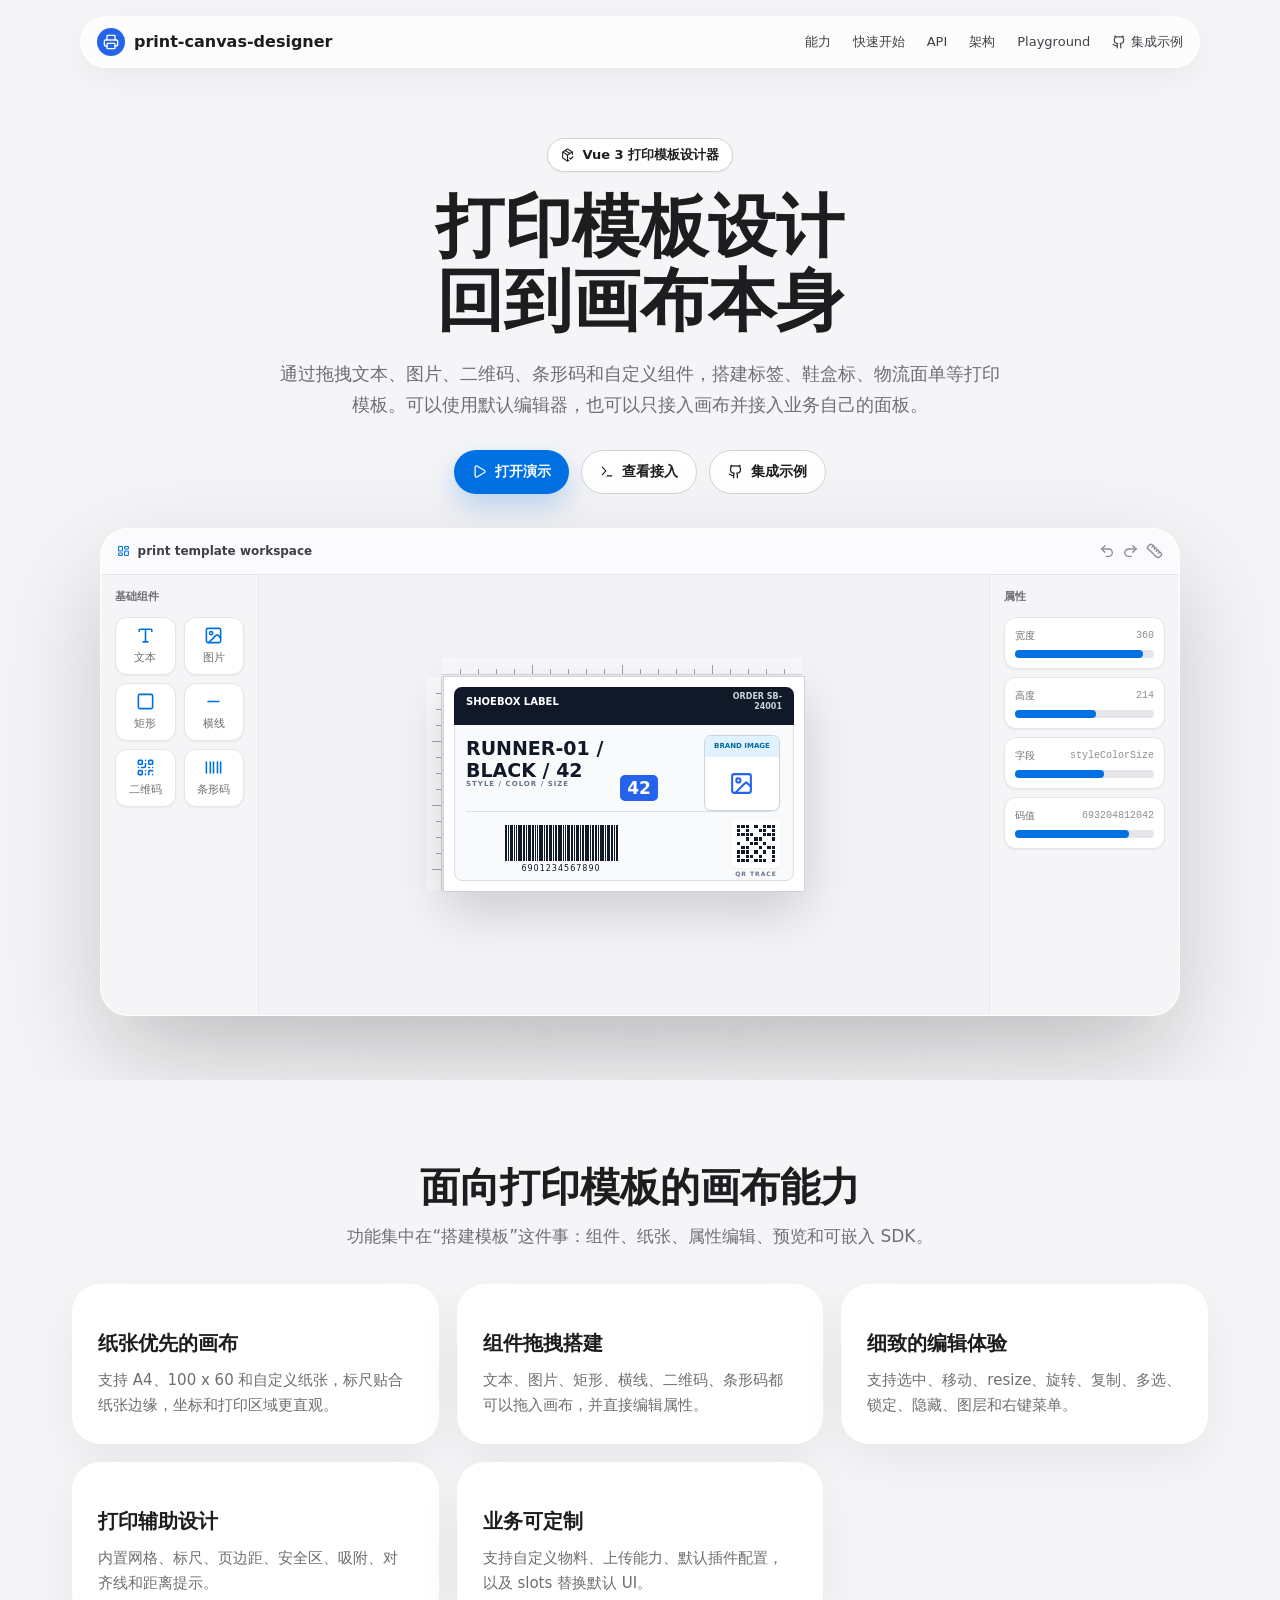
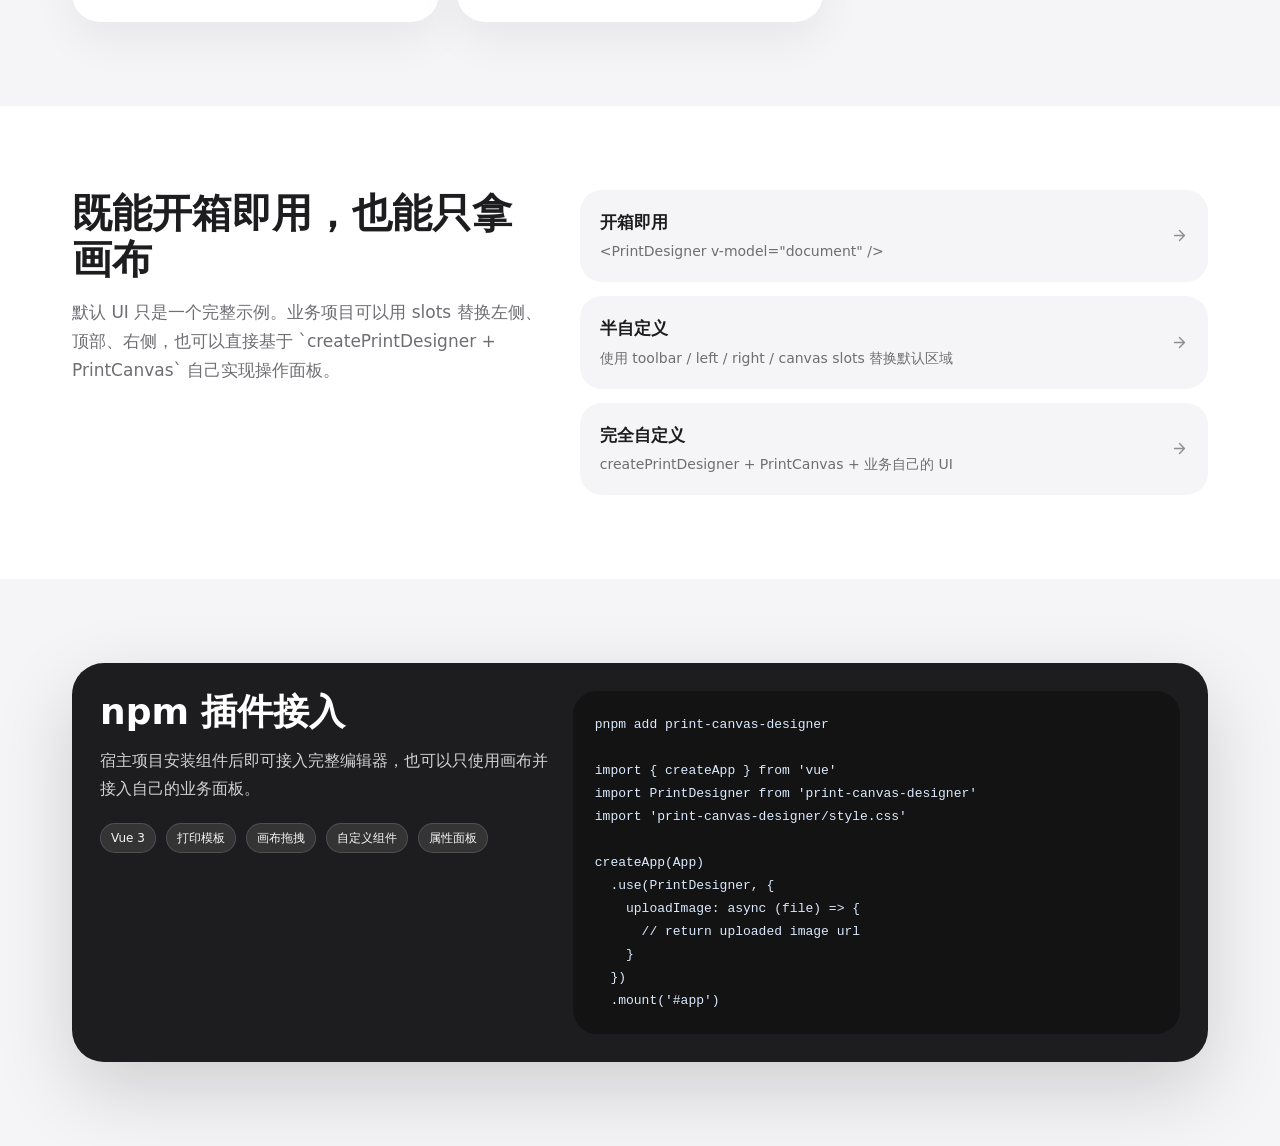
<file: projects/print-canvas-designer/index.html>
<!doctype html>
<html lang="zh-CN">
  <head>
    <meta charset="UTF-8" />
    <meta name="viewport" content="width=device-width, initial-scale=1.0" />
    <title>Print Canvas Designer - Vue 3 打印模板画布设计器</title>
    <meta
      name="description"
      content="Print Canvas Designer 是一个 Vue 3 打印模板画布设计器，支持拖拽搭建文本、图片、二维码、条形码等打印元素，并支持自定义组件、属性面板和只接入画布。"
    />
    <meta
      name="keywords"
      content="Vue3 打印模板, 打印设计器, 标签设计器, 画布编辑器, 二维码, 条形码, print designer, label designer"
    />
    <meta name="author" content="junjie-zeng" />
    <meta name="robots" content="index, follow" />
    <link rel="icon" href="/projects/print-canvas-designer/favicon.ico" sizes="any" />
    <link rel="icon" href="/projects/print-canvas-designer/favicon.svg" type="image/svg+xml" />
    <link rel="canonical" href="https://junjie-zeng.github.io/projects/print-canvas-designer/" />
    <meta property="og:type" content="website" />
    <meta property="og:site_name" content="Print Canvas Designer" />
    <meta property="og:title" content="Print Canvas Designer - Vue 3 打印模板画布设计器" />
    <meta
      property="og:description"
      content="一个可嵌入业务系统的 Vue 3 打印模板画布设计器，支持拖拽搭建标签、鞋盒标、物流面单等打印模板。"
    />
    <meta property="og:url" content="https://junjie-zeng.github.io/projects/print-canvas-designer/" />
    <meta property="og:image" content="https://junjie-zeng.github.io/projects/print-canvas-designer/og-image.svg" />
    <meta name="twitter:card" content="summary_large_image" />
    <meta name="twitter:title" content="Print Canvas Designer - Vue 3 打印模板画布设计器" />
    <meta
      name="twitter:description"
      content="Vue 3 打印模板画布设计器，支持文本、图片、二维码、条形码、自定义组件和只接入画布。"
    />
    <meta name="twitter:image" content="https://junjie-zeng.github.io/projects/print-canvas-designer/og-image.svg" />
    <script type="application/ld+json">
      {
        "@context": "https://schema.org",
        "@type": "SoftwareSourceCode",
        "name": "Print Canvas Designer",
        "description": "A lightweight Vue 3 print canvas designer for building printable templates with text, image, QR code, barcode, and custom components.",
        "programmingLanguage": "TypeScript",
        "runtimePlatform": "Vue 3",
        "codeRepository": "https://github.com/junjie-zeng/print-canvas-designer",
        "url": "https://junjie-zeng.github.io/projects/print-canvas-designer/",
        "author": {
          "@type": "Person",
          "name": "junjie-zeng"
        }
      }
    </script>
    <script type="module" crossorigin src="/projects/print-canvas-designer/assets/index-AqGcRiWP.js"></script>
    <link rel="modulepreload" crossorigin href="/projects/print-canvas-designer/assets/runtime-dom.esm-bundler-CXOy9Uae.js">
    <link rel="stylesheet" crossorigin href="/projects/print-canvas-designer/assets/runtime-dom-DAzkUcN_.css">
  </head>
  <body>
    <div id="app"></div>
  </body>
</html>
</file>
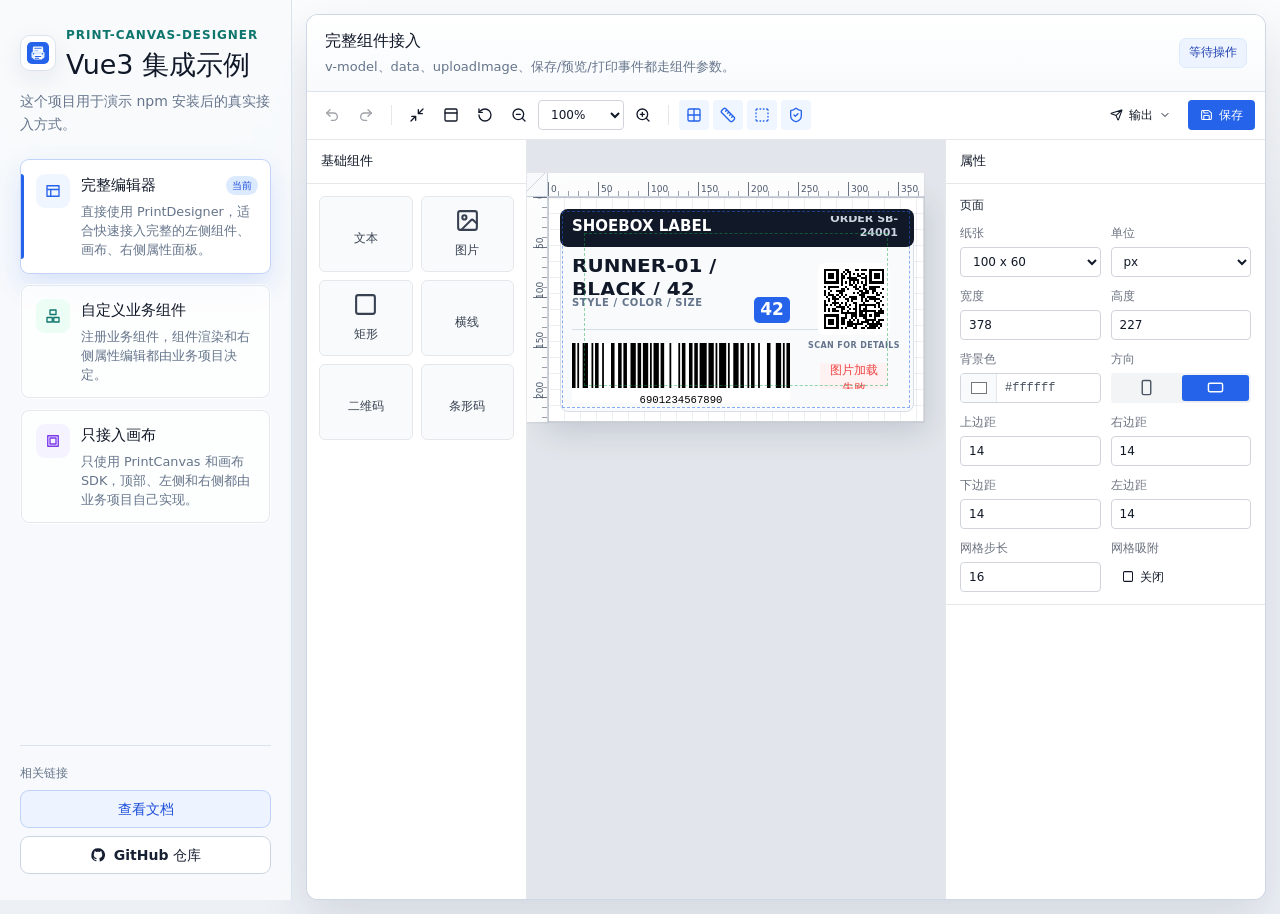
<file: projects/print-canvas-examples/index.html>
<!doctype html>
<html lang="zh-CN">
  <head>
    <meta charset="UTF-8" />
    <link rel="icon" type="image/x-icon" href="/projects/print-canvas-examples/favicon.ico" />
    <link rel="icon" type="image/svg+xml" href="/projects/print-canvas-examples/favicon.svg" />
    <meta name="viewport" content="width=device-width, initial-scale=1.0" />
    <title>Print Canvas Designer Vue3 集成示例</title>
    <meta
      name="description"
      content="Print Canvas Designer 的 Vue3 集成示例，演示完整编辑器、自定义业务组件、只接入画布和自定义业务面板的接入方式。"
    />
    <meta
      name="keywords"
      content="print-canvas-designer, Vue3 打印设计器, 打印模板, 标签设计器, 画布设计器, 二维码, 条形码, 自定义组件"
    />
    <meta name="author" content="junjie-zeng" />
    <meta name="robots" content="index,follow" />
    <link rel="canonical" href="https://junjie-zeng.github.io/projects/print-canvas-examples/" />

    <meta property="og:type" content="website" />
    <meta property="og:locale" content="zh_CN" />
    <meta property="og:title" content="Print Canvas Designer Vue3 集成示例" />
    <meta
      property="og:description"
      content="查看 print-canvas-designer 在 Vue3 项目中的完整编辑器、自定义组件和只接入画布示例。"
    />
    <meta property="og:url" content="https://junjie-zeng.github.io/projects/print-canvas-examples/" />
    <meta property="og:site_name" content="Print Canvas Designer Examples" />
    <meta property="og:image" content="https://junjie-zeng.github.io/projects/print-canvas-examples/favicon.svg" />

    <meta name="twitter:card" content="summary" />
    <meta name="twitter:title" content="Print Canvas Designer Vue3 集成示例" />
    <meta
      name="twitter:description"
      content="Vue3 打印模板画布设计器的集成示例，包含完整编辑器、自定义业务组件和只接入画布。"
    />
    <meta name="twitter:image" content="https://junjie-zeng.github.io/projects/print-canvas-examples/favicon.svg" />

    <script type="application/ld+json">
      {
        "@context": "https://schema.org",
        "@type": "SoftwareSourceCode",
        "name": "Print Canvas Designer Vue3 Examples",
        "description": "Print Canvas Designer 的 Vue3 集成示例，演示完整编辑器、自定义业务组件和只接入画布。",
        "url": "https://junjie-zeng.github.io/projects/print-canvas-examples/",
        "codeRepository": "https://github.com/junjie-zeng/print-canvas-examples",
        "programmingLanguage": ["TypeScript", "Vue"],
        "runtimePlatform": "Vue 3"
      }
    </script>
    <script type="module" crossorigin src="/projects/print-canvas-examples/assets/index-Diae2O2T.js"></script>
    <link rel="stylesheet" crossorigin href="/projects/print-canvas-examples/assets/index-D20zuGsH.css">
  </head>
  <body>
    <div id="app"></div>
  </body>
</html>
</file>
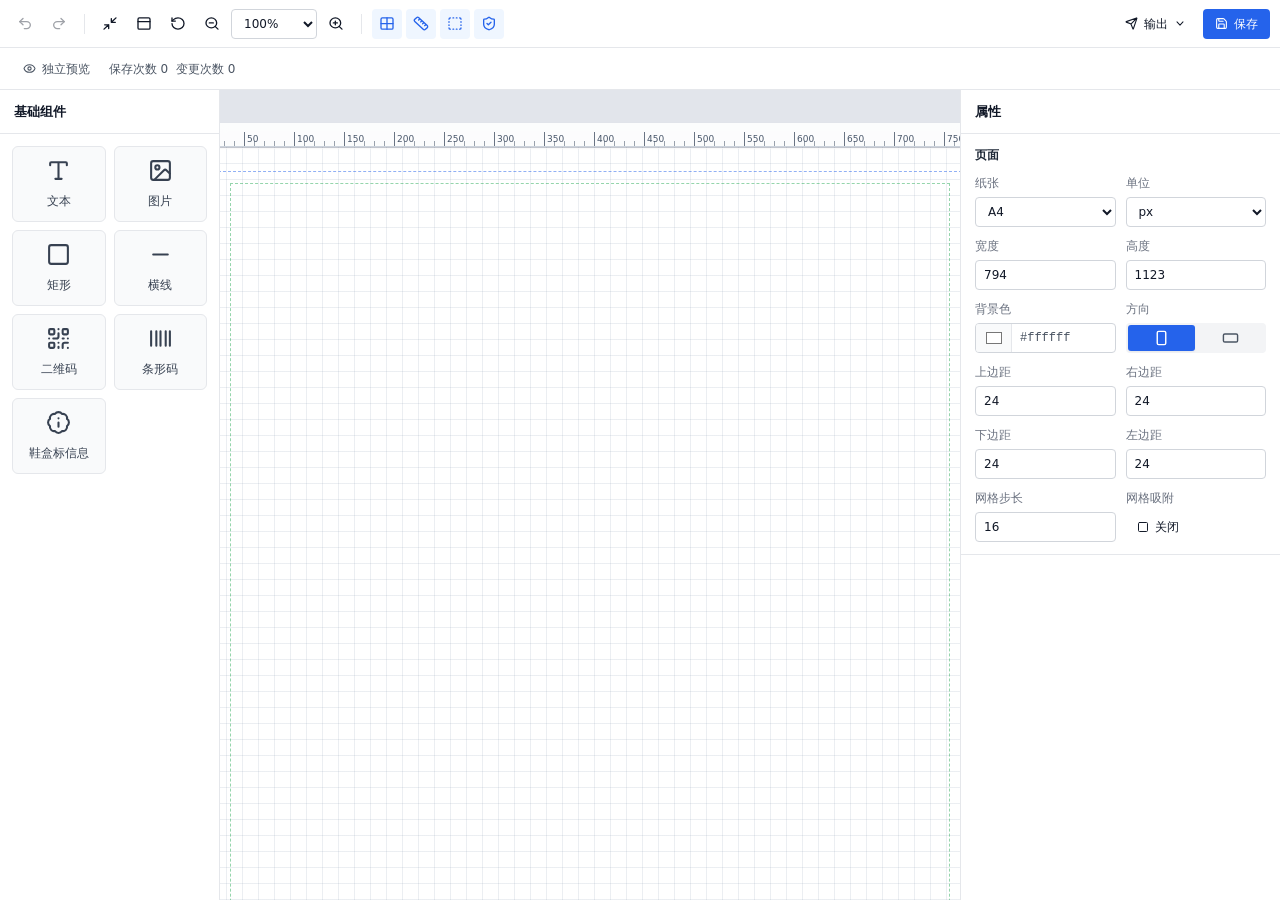
<file: projects/print-canvas-designer/playground.html>
<!doctype html>
<html lang="zh-CN">
  <head>
    <meta charset="UTF-8" />
    <meta name="viewport" content="width=device-width, initial-scale=1.0" />
    <title>Playground - Print Canvas Designer</title>
    <meta
      name="description"
      content="在线体验 Print Canvas Designer，使用 Vue 3 打印模板画布编辑器拖拽搭建文本、图片、二维码、条形码和自定义业务组件。"
    />
    <meta
      name="keywords"
      content="Vue3 打印模板演示, 打印设计器 Playground, 标签设计器 Demo, 二维码, 条形码, print designer demo"
    />
    <meta name="author" content="junjie-zeng" />
    <meta name="robots" content="index, follow" />
    <link rel="icon" href="/projects/print-canvas-designer/favicon.ico" sizes="any" />
    <link rel="icon" href="/projects/print-canvas-designer/favicon.svg" type="image/svg+xml" />
    <link rel="canonical" href="https://junjie-zeng.github.io/projects/print-canvas-designer/playground.html" />
    <meta property="og:type" content="website" />
    <meta property="og:site_name" content="Print Canvas Designer" />
    <meta property="og:title" content="Playground - Print Canvas Designer" />
    <meta
      property="og:description"
      content="在线体验 Vue 3 打印模板画布设计器，拖拽搭建标签、鞋盒标、物流面单等打印模板。"
    />
    <meta property="og:url" content="https://junjie-zeng.github.io/projects/print-canvas-designer/playground.html" />
    <meta property="og:image" content="https://junjie-zeng.github.io/projects/print-canvas-designer/og-image.svg" />
    <meta name="twitter:card" content="summary_large_image" />
    <meta name="twitter:title" content="Playground - Print Canvas Designer" />
    <meta
      name="twitter:description"
      content="在线体验 Vue 3 打印模板画布设计器，拖拽搭建文本、图片、二维码、条形码和自定义组件。"
    />
    <meta name="twitter:image" content="https://junjie-zeng.github.io/projects/print-canvas-designer/og-image.svg" />
    <script type="application/ld+json">
      {
        "@context": "https://schema.org",
        "@type": "SoftwareApplication",
        "name": "Print Canvas Designer Playground",
        "description": "Online playground for a Vue 3 print canvas designer.",
        "applicationCategory": "DeveloperApplication",
        "operatingSystem": "Web",
        "url": "https://junjie-zeng.github.io/projects/print-canvas-designer/playground.html"
      }
    </script>
    <script type="module" crossorigin src="/projects/print-canvas-designer/assets/playground-DrZByp98.js"></script>
    <link rel="modulepreload" crossorigin href="/projects/print-canvas-designer/assets/runtime-dom.esm-bundler-CXOy9Uae.js">
    <link rel="stylesheet" crossorigin href="/projects/print-canvas-designer/assets/runtime-dom-DAzkUcN_.css">
  </head>
  <body>
    <div id="app"></div>
  </body>
</html>
</file>
<file: projects/print-canvas-designer/assets/runtime-dom-DAzkUcN_.css>
*,:before,:after{box-sizing:border-box;border-width:0;border-style:solid;border-color:var(--un-default-border-color, #e5e7eb)}:before,:after{--un-content: ""}html,:host{line-height:1.5;-webkit-text-size-adjust:100%;-moz-tab-size:4;tab-size:4;font-family:ui-sans-serif,system-ui,sans-serif,"Apple Color Emoji","Segoe UI Emoji",Segoe UI Symbol,"Noto Color Emoji";font-feature-settings:normal;font-variation-settings:normal;-webkit-tap-highlight-color:transparent}body{margin:0;line-height:inherit}hr{height:0;color:inherit;border-top-width:1px}abbr:where([title]){text-decoration:underline dotted}h1,h2,h3,h4,h5,h6{font-size:inherit;font-weight:inherit}a{color:inherit;text-decoration:inherit}b,strong{font-weight:bolder}code,kbd,samp,pre{font-family:ui-monospace,SFMono-Regular,Menlo,Monaco,Consolas,Liberation Mono,Courier New,monospace;font-feature-settings:normal;font-variation-settings:normal;font-size:1em}small{font-size:80%}sub,sup{font-size:75%;line-height:0;position:relative;vertical-align:baseline}sub{bottom:-.25em}sup{top:-.5em}table{text-indent:0;border-color:inherit;border-collapse:collapse}button,input,optgroup,select,textarea{font-family:inherit;font-feature-settings:inherit;font-variation-settings:inherit;font-size:100%;font-weight:inherit;line-height:inherit;color:inherit;margin:0;padding:0}button,select{text-transform:none}button,[type=button],[type=reset],[type=submit]{-webkit-appearance:button;background-color:transparent;background-image:none}:-moz-focusring{outline:auto}:-moz-ui-invalid{box-shadow:none}progress{vertical-align:baseline}::-webkit-inner-spin-button,::-webkit-outer-spin-button{height:auto}[type=search]{-webkit-appearance:textfield;outline-offset:-2px}::-webkit-search-decoration{-webkit-appearance:none}::-webkit-file-upload-button{-webkit-appearance:button;font:inherit}summary{display:list-item}blockquote,dl,dd,h1,h2,h3,h4,h5,h6,hr,figure,p,pre{margin:0}fieldset{margin:0;padding:0}legend{padding:0}ol,ul,menu{list-style:none;margin:0;padding:0}dialog{padding:0}textarea{resize:vertical}input::placeholder,textarea::placeholder{opacity:1;color:#9ca3af}button,[role=button]{cursor:pointer}:disabled{cursor:default}img,svg,video,canvas,audio,iframe,embed,object{display:block;vertical-align:middle}img,video{max-width:100%;height:auto}[hidden]:where(:not([hidden=until-found])){display:none}*,:before,:after{--un-rotate:0;--un-rotate-x:0;--un-rotate-y:0;--un-rotate-z:0;--un-scale-x:1;--un-scale-y:1;--un-scale-z:1;--un-skew-x:0;--un-skew-y:0;--un-translate-x:0;--un-translate-y:0;--un-translate-z:0;--un-pan-x: ;--un-pan-y: ;--un-pinch-zoom: ;--un-scroll-snap-strictness:proximity;--un-ordinal: ;--un-slashed-zero: ;--un-numeric-figure: ;--un-numeric-spacing: ;--un-numeric-fraction: ;--un-border-spacing-x:0;--un-border-spacing-y:0;--un-ring-offset-shadow:0 0 rgb(0 0 0 / 0);--un-ring-shadow:0 0 rgb(0 0 0 / 0);--un-shadow-inset: ;--un-shadow:0 0 rgb(0 0 0 / 0);--un-ring-inset: ;--un-ring-offset-width:0px;--un-ring-offset-color:#fff;--un-ring-width:0px;--un-ring-color:rgb(147 197 253 / .5);--un-blur: ;--un-brightness: ;--un-contrast: ;--un-drop-shadow: ;--un-grayscale: ;--un-hue-rotate: ;--un-invert: ;--un-saturate: ;--un-sepia: ;--un-backdrop-blur: ;--un-backdrop-brightness: ;--un-backdrop-contrast: ;--un-backdrop-grayscale: ;--un-backdrop-hue-rotate: ;--un-backdrop-invert: ;--un-backdrop-opacity: ;--un-backdrop-saturate: ;--un-backdrop-sepia: }::backdrop{--un-rotate:0;--un-rotate-x:0;--un-rotate-y:0;--un-rotate-z:0;--un-scale-x:1;--un-scale-y:1;--un-scale-z:1;--un-skew-x:0;--un-skew-y:0;--un-translate-x:0;--un-translate-y:0;--un-translate-z:0;--un-pan-x: ;--un-pan-y: ;--un-pinch-zoom: ;--un-scroll-snap-strictness:proximity;--un-ordinal: ;--un-slashed-zero: ;--un-numeric-figure: ;--un-numeric-spacing: ;--un-numeric-fraction: ;--un-border-spacing-x:0;--un-border-spacing-y:0;--un-ring-offset-shadow:0 0 rgb(0 0 0 / 0);--un-ring-shadow:0 0 rgb(0 0 0 / 0);--un-shadow-inset: ;--un-shadow:0 0 rgb(0 0 0 / 0);--un-ring-inset: ;--un-ring-offset-width:0px;--un-ring-offset-color:#fff;--un-ring-width:0px;--un-ring-color:rgb(147 197 253 / .5);--un-blur: ;--un-brightness: ;--un-contrast: ;--un-drop-shadow: ;--un-grayscale: ;--un-hue-rotate: ;--un-invert: ;--un-saturate: ;--un-sepia: ;--un-backdrop-blur: ;--un-backdrop-brightness: ;--un-backdrop-contrast: ;--un-backdrop-grayscale: ;--un-backdrop-hue-rotate: ;--un-backdrop-invert: ;--un-backdrop-opacity: ;--un-backdrop-saturate: ;--un-backdrop-sepia: }.i-lucide-align-center{--un-icon:url("data:image/svg+xml;utf8,%3Csvg viewBox='0 0 24 24' width='1.05em' height='1.05em' xmlns='http://www.w3.org/2000/svg' %3E%3Cpath fill='none' stroke='currentColor' stroke-linecap='round' stroke-linejoin='round' stroke-width='2' d='M17 12H7m12 6H5M21 6H3'/%3E%3C/svg%3E");-webkit-mask:var(--un-icon) no-repeat;mask:var(--un-icon) no-repeat;-webkit-mask-size:100% 100%;mask-size:100% 100%;background-color:currentColor;color:inherit;width:1.05em;height:1.05em}.i-lucide-align-left{--un-icon:url("data:image/svg+xml;utf8,%3Csvg viewBox='0 0 24 24' width='1.05em' height='1.05em' xmlns='http://www.w3.org/2000/svg' %3E%3Cpath fill='none' stroke='currentColor' stroke-linecap='round' stroke-linejoin='round' stroke-width='2' d='M15 12H3m14 6H3M21 6H3'/%3E%3C/svg%3E");-webkit-mask:var(--un-icon) no-repeat;mask:var(--un-icon) no-repeat;-webkit-mask-size:100% 100%;mask-size:100% 100%;background-color:currentColor;color:inherit;width:1.05em;height:1.05em}.i-lucide-align-right{--un-icon:url("data:image/svg+xml;utf8,%3Csvg viewBox='0 0 24 24' width='1.05em' height='1.05em' xmlns='http://www.w3.org/2000/svg' %3E%3Cpath fill='none' stroke='currentColor' stroke-linecap='round' stroke-linejoin='round' stroke-width='2' d='M21 12H9m12 6H7M21 6H3'/%3E%3C/svg%3E");-webkit-mask:var(--un-icon) no-repeat;mask:var(--un-icon) no-repeat;-webkit-mask-size:100% 100%;mask-size:100% 100%;background-color:currentColor;color:inherit;width:1.05em;height:1.05em}.i-lucide-align-vertical-justify-center{--un-icon:url("data:image/svg+xml;utf8,%3Csvg viewBox='0 0 24 24' width='1.05em' height='1.05em' xmlns='http://www.w3.org/2000/svg' %3E%3Cg fill='none' stroke='currentColor' stroke-linecap='round' stroke-linejoin='round' stroke-width='2'%3E%3Crect width='14' height='6' x='5' y='16' rx='2'/%3E%3Crect width='10' height='6' x='7' y='2' rx='2'/%3E%3Cpath d='M2 12h20'/%3E%3C/g%3E%3C/svg%3E");-webkit-mask:var(--un-icon) no-repeat;mask:var(--un-icon) no-repeat;-webkit-mask-size:100% 100%;mask-size:100% 100%;background-color:currentColor;color:inherit;width:1.05em;height:1.05em}.i-lucide-align-vertical-justify-end{--un-icon:url("data:image/svg+xml;utf8,%3Csvg viewBox='0 0 24 24' width='1.05em' height='1.05em' xmlns='http://www.w3.org/2000/svg' %3E%3Cg fill='none' stroke='currentColor' stroke-linecap='round' stroke-linejoin='round' stroke-width='2'%3E%3Crect width='14' height='6' x='5' y='12' rx='2'/%3E%3Crect width='10' height='6' x='7' y='2' rx='2'/%3E%3Cpath d='M2 22h20'/%3E%3C/g%3E%3C/svg%3E");-webkit-mask:var(--un-icon) no-repeat;mask:var(--un-icon) no-repeat;-webkit-mask-size:100% 100%;mask-size:100% 100%;background-color:currentColor;color:inherit;width:1.05em;height:1.05em}.i-lucide-align-vertical-justify-start{--un-icon:url("data:image/svg+xml;utf8,%3Csvg viewBox='0 0 24 24' width='1.05em' height='1.05em' xmlns='http://www.w3.org/2000/svg' %3E%3Cg fill='none' stroke='currentColor' stroke-linecap='round' stroke-linejoin='round' stroke-width='2'%3E%3Crect width='14' height='6' x='5' y='16' rx='2'/%3E%3Crect width='10' height='6' x='7' y='6' rx='2'/%3E%3Cpath d='M2 2h20'/%3E%3C/g%3E%3C/svg%3E");-webkit-mask:var(--un-icon) no-repeat;mask:var(--un-icon) no-repeat;-webkit-mask-size:100% 100%;mask-size:100% 100%;background-color:currentColor;color:inherit;width:1.05em;height:1.05em}.i-lucide-arrow-down-to-line{--un-icon:url("data:image/svg+xml;utf8,%3Csvg viewBox='0 0 24 24' width='1.05em' height='1.05em' xmlns='http://www.w3.org/2000/svg' %3E%3Cpath fill='none' stroke='currentColor' stroke-linecap='round' stroke-linejoin='round' stroke-width='2' d='M12 17V3m-6 8l6 6l6-6m1 10H5'/%3E%3C/svg%3E");-webkit-mask:var(--un-icon) no-repeat;mask:var(--un-icon) no-repeat;-webkit-mask-size:100% 100%;mask-size:100% 100%;background-color:currentColor;color:inherit;width:1.05em;height:1.05em}.i-lucide-arrow-right{--un-icon:url("data:image/svg+xml;utf8,%3Csvg viewBox='0 0 24 24' width='1.05em' height='1.05em' xmlns='http://www.w3.org/2000/svg' %3E%3Cpath fill='none' stroke='currentColor' stroke-linecap='round' stroke-linejoin='round' stroke-width='2' d='M5 12h14m-7-7l7 7l-7 7'/%3E%3C/svg%3E");-webkit-mask:var(--un-icon) no-repeat;mask:var(--un-icon) no-repeat;-webkit-mask-size:100% 100%;mask-size:100% 100%;background-color:currentColor;color:inherit;width:1.05em;height:1.05em}.i-lucide-arrow-up-from-line{--un-icon:url("data:image/svg+xml;utf8,%3Csvg viewBox='0 0 24 24' width='1.05em' height='1.05em' xmlns='http://www.w3.org/2000/svg' %3E%3Cpath fill='none' stroke='currentColor' stroke-linecap='round' stroke-linejoin='round' stroke-width='2' d='m18 9l-6-6l-6 6m6-6v14m-7 4h14'/%3E%3C/svg%3E");-webkit-mask:var(--un-icon) no-repeat;mask:var(--un-icon) no-repeat;-webkit-mask-size:100% 100%;mask-size:100% 100%;background-color:currentColor;color:inherit;width:1.05em;height:1.05em}.i-lucide-badge-info{--un-icon:url("data:image/svg+xml;utf8,%3Csvg viewBox='0 0 24 24' width='1.05em' height='1.05em' xmlns='http://www.w3.org/2000/svg' %3E%3Cpath fill='none' stroke='currentColor' stroke-linecap='round' stroke-linejoin='round' stroke-width='2' d='M3.85 8.62a4 4 0 0 1 4.78-4.77a4 4 0 0 1 6.74 0a4 4 0 0 1 4.78 4.78a4 4 0 0 1 0 6.74a4 4 0 0 1-4.77 4.78a4 4 0 0 1-6.75 0a4 4 0 0 1-4.78-4.77a4 4 0 0 1 0-6.76M12 16v-4m0-4h.01'/%3E%3C/svg%3E");-webkit-mask:var(--un-icon) no-repeat;mask:var(--un-icon) no-repeat;-webkit-mask-size:100% 100%;mask-size:100% 100%;background-color:currentColor;color:inherit;width:1.05em;height:1.05em}.i-lucide-barcode{--un-icon:url("data:image/svg+xml;utf8,%3Csvg viewBox='0 0 24 24' width='1.05em' height='1.05em' xmlns='http://www.w3.org/2000/svg' %3E%3Cpath fill='none' stroke='currentColor' stroke-linecap='round' stroke-linejoin='round' stroke-width='2' d='M3 5v14M8 5v14m4-14v14m5-14v14m4-14v14'/%3E%3C/svg%3E");-webkit-mask:var(--un-icon) no-repeat;mask:var(--un-icon) no-repeat;-webkit-mask-size:100% 100%;mask-size:100% 100%;background-color:currentColor;color:inherit;width:1.05em;height:1.05em}.i-lucide-bold{--un-icon:url("data:image/svg+xml;utf8,%3Csvg viewBox='0 0 24 24' width='1.05em' height='1.05em' xmlns='http://www.w3.org/2000/svg' %3E%3Cpath fill='none' stroke='currentColor' stroke-linecap='round' stroke-linejoin='round' stroke-width='2' d='M6 12h9a4 4 0 0 1 0 8H7a1 1 0 0 1-1-1V5a1 1 0 0 1 1-1h7a4 4 0 0 1 0 8'/%3E%3C/svg%3E");-webkit-mask:var(--un-icon) no-repeat;mask:var(--un-icon) no-repeat;-webkit-mask-size:100% 100%;mask-size:100% 100%;background-color:currentColor;color:inherit;width:1.05em;height:1.05em}.i-lucide-box{--un-icon:url("data:image/svg+xml;utf8,%3Csvg viewBox='0 0 24 24' width='1.05em' height='1.05em' xmlns='http://www.w3.org/2000/svg' %3E%3Cg fill='none' stroke='currentColor' stroke-linecap='round' stroke-linejoin='round' stroke-width='2'%3E%3Cpath d='M21 8a2 2 0 0 0-1-1.73l-7-4a2 2 0 0 0-2 0l-7 4A2 2 0 0 0 3 8v8a2 2 0 0 0 1 1.73l7 4a2 2 0 0 0 2 0l7-4A2 2 0 0 0 21 16Z'/%3E%3Cpath d='m3.3 7l8.7 5l8.7-5M12 22V12'/%3E%3C/g%3E%3C/svg%3E");-webkit-mask:var(--un-icon) no-repeat;mask:var(--un-icon) no-repeat;-webkit-mask-size:100% 100%;mask-size:100% 100%;background-color:currentColor;color:inherit;width:1.05em;height:1.05em}.i-lucide-box-select,.i-lucide-square-dashed{--un-icon:url("data:image/svg+xml;utf8,%3Csvg viewBox='0 0 24 24' width='1.05em' height='1.05em' xmlns='http://www.w3.org/2000/svg' %3E%3Cpath fill='none' stroke='currentColor' stroke-linecap='round' stroke-linejoin='round' stroke-width='2' d='M5 3a2 2 0 0 0-2 2m16-2a2 2 0 0 1 2 2m0 14a2 2 0 0 1-2 2M5 21a2 2 0 0 1-2-2M9 3h1M9 21h1m4-18h1m-1 18h1M3 9v1m18-1v1M3 14v1m18-1v1'/%3E%3C/svg%3E");-webkit-mask:var(--un-icon) no-repeat;mask:var(--un-icon) no-repeat;-webkit-mask-size:100% 100%;mask-size:100% 100%;background-color:currentColor;color:inherit;width:1.05em;height:1.05em}.i-lucide-bring-to-front{--un-icon:url("data:image/svg+xml;utf8,%3Csvg viewBox='0 0 24 24' width='1.05em' height='1.05em' xmlns='http://www.w3.org/2000/svg' %3E%3Cg fill='none' stroke='currentColor' stroke-linecap='round' stroke-linejoin='round' stroke-width='2'%3E%3Crect width='8' height='8' x='8' y='8' rx='2'/%3E%3Cpath d='M4 10a2 2 0 0 1-2-2V4a2 2 0 0 1 2-2h4a2 2 0 0 1 2 2m4 16a2 2 0 0 0 2 2h4a2 2 0 0 0 2-2v-4a2 2 0 0 0-2-2'/%3E%3C/g%3E%3C/svg%3E");-webkit-mask:var(--un-icon) no-repeat;mask:var(--un-icon) no-repeat;-webkit-mask-size:100% 100%;mask-size:100% 100%;background-color:currentColor;color:inherit;width:1.05em;height:1.05em}.i-lucide-check-square{--un-icon:url("data:image/svg+xml;utf8,%3Csvg viewBox='0 0 24 24' width='1.05em' height='1.05em' xmlns='http://www.w3.org/2000/svg' %3E%3Cg fill='none' stroke='currentColor' stroke-linecap='round' stroke-linejoin='round' stroke-width='2'%3E%3Cpath d='M21 10.656V19a2 2 0 0 1-2 2H5a2 2 0 0 1-2-2V5a2 2 0 0 1 2-2h12.344'/%3E%3Cpath d='m9 11l3 3L22 4'/%3E%3C/g%3E%3C/svg%3E");-webkit-mask:var(--un-icon) no-repeat;mask:var(--un-icon) no-repeat;-webkit-mask-size:100% 100%;mask-size:100% 100%;background-color:currentColor;color:inherit;width:1.05em;height:1.05em}.i-lucide-chevron-down{--un-icon:url("data:image/svg+xml;utf8,%3Csvg viewBox='0 0 24 24' width='1.05em' height='1.05em' xmlns='http://www.w3.org/2000/svg' %3E%3Cpath fill='none' stroke='currentColor' stroke-linecap='round' stroke-linejoin='round' stroke-width='2' d='m6 9l6 6l6-6'/%3E%3C/svg%3E");-webkit-mask:var(--un-icon) no-repeat;mask:var(--un-icon) no-repeat;-webkit-mask-size:100% 100%;mask-size:100% 100%;background-color:currentColor;color:inherit;width:1.05em;height:1.05em}.i-lucide-clipboard-paste{--un-icon:url("data:image/svg+xml;utf8,%3Csvg viewBox='0 0 24 24' width='1.05em' height='1.05em' xmlns='http://www.w3.org/2000/svg' %3E%3Cg fill='none' stroke='currentColor' stroke-linecap='round' stroke-linejoin='round' stroke-width='2'%3E%3Cpath d='M11 14h10M16 4h2a2 2 0 0 1 2 2v1.344M17 18l4-4l-4-4'/%3E%3Cpath d='M8 4H6a2 2 0 0 0-2 2v14a2 2 0 0 0 2 2h12a2 2 0 0 0 1.793-1.113'/%3E%3Crect width='8' height='4' x='8' y='2' rx='1'/%3E%3C/g%3E%3C/svg%3E");-webkit-mask:var(--un-icon) no-repeat;mask:var(--un-icon) no-repeat;-webkit-mask-size:100% 100%;mask-size:100% 100%;background-color:currentColor;color:inherit;width:1.05em;height:1.05em}.i-lucide-copy{--un-icon:url("data:image/svg+xml;utf8,%3Csvg viewBox='0 0 24 24' width='1.05em' height='1.05em' xmlns='http://www.w3.org/2000/svg' %3E%3Cg fill='none' stroke='currentColor' stroke-linecap='round' stroke-linejoin='round' stroke-width='2'%3E%3Crect width='14' height='14' x='8' y='8' rx='2' ry='2'/%3E%3Cpath d='M4 16c-1.1 0-2-.9-2-2V4c0-1.1.9-2 2-2h10c1.1 0 2 .9 2 2'/%3E%3C/g%3E%3C/svg%3E");-webkit-mask:var(--un-icon) no-repeat;mask:var(--un-icon) no-repeat;-webkit-mask-size:100% 100%;mask-size:100% 100%;background-color:currentColor;color:inherit;width:1.05em;height:1.05em}.i-lucide-copy-plus{--un-icon:url("data:image/svg+xml;utf8,%3Csvg viewBox='0 0 24 24' width='1.05em' height='1.05em' xmlns='http://www.w3.org/2000/svg' %3E%3Cg fill='none' stroke='currentColor' stroke-linecap='round' stroke-linejoin='round' stroke-width='2'%3E%3Cpath d='M15 12v6m-3-3h6'/%3E%3Crect width='14' height='14' x='8' y='8' rx='2' ry='2'/%3E%3Cpath d='M4 16c-1.1 0-2-.9-2-2V4c0-1.1.9-2 2-2h10c1.1 0 2 .9 2 2'/%3E%3C/g%3E%3C/svg%3E");-webkit-mask:var(--un-icon) no-repeat;mask:var(--un-icon) no-repeat;-webkit-mask-size:100% 100%;mask-size:100% 100%;background-color:currentColor;color:inherit;width:1.05em;height:1.05em}.i-lucide-eraser{--un-icon:url("data:image/svg+xml;utf8,%3Csvg viewBox='0 0 24 24' width='1.05em' height='1.05em' xmlns='http://www.w3.org/2000/svg' %3E%3Cpath fill='none' stroke='currentColor' stroke-linecap='round' stroke-linejoin='round' stroke-width='2' d='M21 21H8a2 2 0 0 1-1.42-.587l-3.994-3.999a2 2 0 0 1 0-2.828l10-10a2 2 0 0 1 2.829 0l5.999 6a2 2 0 0 1 0 2.828L12.834 21m-7.752-9.91l8.828 8.828'/%3E%3C/svg%3E");-webkit-mask:var(--un-icon) no-repeat;mask:var(--un-icon) no-repeat;-webkit-mask-size:100% 100%;mask-size:100% 100%;background-color:currentColor;color:inherit;width:1.05em;height:1.05em}.i-lucide-eye{--un-icon:url("data:image/svg+xml;utf8,%3Csvg viewBox='0 0 24 24' width='1.05em' height='1.05em' xmlns='http://www.w3.org/2000/svg' %3E%3Cg fill='none' stroke='currentColor' stroke-linecap='round' stroke-linejoin='round' stroke-width='2'%3E%3Cpath d='M2.062 12.348a1 1 0 0 1 0-.696a10.75 10.75 0 0 1 19.876 0a1 1 0 0 1 0 .696a10.75 10.75 0 0 1-19.876 0'/%3E%3Ccircle cx='12' cy='12' r='3'/%3E%3C/g%3E%3C/svg%3E");-webkit-mask:var(--un-icon) no-repeat;mask:var(--un-icon) no-repeat;-webkit-mask-size:100% 100%;mask-size:100% 100%;background-color:currentColor;color:inherit;width:1.05em;height:1.05em}.i-lucide-eye-off{--un-icon:url("data:image/svg+xml;utf8,%3Csvg viewBox='0 0 24 24' width='1.05em' height='1.05em' xmlns='http://www.w3.org/2000/svg' %3E%3Cg fill='none' stroke='currentColor' stroke-linecap='round' stroke-linejoin='round' stroke-width='2'%3E%3Cpath d='M10.733 5.076a10.744 10.744 0 0 1 11.205 6.575a1 1 0 0 1 0 .696a10.8 10.8 0 0 1-1.444 2.49m-6.41-.679a3 3 0 0 1-4.242-4.242'/%3E%3Cpath d='M17.479 17.499a10.75 10.75 0 0 1-15.417-5.151a1 1 0 0 1 0-.696a10.75 10.75 0 0 1 4.446-5.143M2 2l20 20'/%3E%3C/g%3E%3C/svg%3E");-webkit-mask:var(--un-icon) no-repeat;mask:var(--un-icon) no-repeat;-webkit-mask-size:100% 100%;mask-size:100% 100%;background-color:currentColor;color:inherit;width:1.05em;height:1.05em}.i-lucide-file-down{--un-icon:url("data:image/svg+xml;utf8,%3Csvg viewBox='0 0 24 24' width='1.05em' height='1.05em' xmlns='http://www.w3.org/2000/svg' %3E%3Cg fill='none' stroke='currentColor' stroke-linecap='round' stroke-linejoin='round' stroke-width='2'%3E%3Cpath d='M6 22a2 2 0 0 1-2-2V4a2 2 0 0 1 2-2h8a2.4 2.4 0 0 1 1.704.706l3.588 3.588A2.4 2.4 0 0 1 20 8v12a2 2 0 0 1-2 2z'/%3E%3Cpath d='M14 2v5a1 1 0 0 0 1 1h5m-8 10v-6m-3 3l3 3l3-3'/%3E%3C/g%3E%3C/svg%3E");-webkit-mask:var(--un-icon) no-repeat;mask:var(--un-icon) no-repeat;-webkit-mask-size:100% 100%;mask-size:100% 100%;background-color:currentColor;color:inherit;width:1.05em;height:1.05em}.i-lucide-file-stack{--un-icon:url("data:image/svg+xml;utf8,%3Csvg viewBox='0 0 24 24' width='1.05em' height='1.05em' xmlns='http://www.w3.org/2000/svg' %3E%3Cpath fill='none' stroke='currentColor' stroke-linecap='round' stroke-linejoin='round' stroke-width='2' d='M11 21a1 1 0 0 1-1 1H4a1 1 0 0 1-1-1v-8a1 1 0 0 1 1-1m12 4a1 1 0 0 1-1 1H9a1 1 0 0 1-1-1V8a1 1 0 0 1 1-1m12-1a2 2 0 0 0-.586-1.414l-2-2A2 2 0 0 0 17 2h-3a1 1 0 0 0-1 1v8a1 1 0 0 0 1 1h6a1 1 0 0 0 1-1z'/%3E%3C/svg%3E");-webkit-mask:var(--un-icon) no-repeat;mask:var(--un-icon) no-repeat;-webkit-mask-size:100% 100%;mask-size:100% 100%;background-color:currentColor;color:inherit;width:1.05em;height:1.05em}.i-lucide-github{--un-icon:url("data:image/svg+xml;utf8,%3Csvg viewBox='0 0 24 24' width='1.05em' height='1.05em' xmlns='http://www.w3.org/2000/svg' %3E%3Cg fill='none' stroke='currentColor' stroke-linecap='round' stroke-linejoin='round' stroke-width='2'%3E%3Cpath d='M15 22v-4a4.8 4.8 0 0 0-1-3.5c3 0 6-2 6-5.5c.08-1.25-.27-2.48-1-3.5c.28-1.15.28-2.35 0-3.5c0 0-1 0-3 1.5c-2.64-.5-5.36-.5-8 0C6 2 5 2 5 2c-.3 1.15-.3 2.35 0 3.5A5.4 5.4 0 0 0 4 9c0 3.5 3 5.5 6 5.5c-.39.49-.68 1.05-.85 1.65S8.93 17.38 9 18v4'/%3E%3Cpath d='M9 18c-4.51 2-5-2-7-2'/%3E%3C/g%3E%3C/svg%3E");-webkit-mask:var(--un-icon) no-repeat;mask:var(--un-icon) no-repeat;-webkit-mask-size:100% 100%;mask-size:100% 100%;background-color:currentColor;color:inherit;width:1.05em;height:1.05em}.i-lucide-grid-2x2{--un-icon:url("data:image/svg+xml;utf8,%3Csvg viewBox='0 0 24 24' width='1.05em' height='1.05em' xmlns='http://www.w3.org/2000/svg' %3E%3Cg fill='none' stroke='currentColor' stroke-linecap='round' stroke-linejoin='round' stroke-width='2'%3E%3Cpath d='M12 3v18m-9-9h18'/%3E%3Crect width='18' height='18' x='3' y='3' rx='2'/%3E%3C/g%3E%3C/svg%3E");-webkit-mask:var(--un-icon) no-repeat;mask:var(--un-icon) no-repeat;-webkit-mask-size:100% 100%;mask-size:100% 100%;background-color:currentColor;color:inherit;width:1.05em;height:1.05em}.i-lucide-image{--un-icon:url("data:image/svg+xml;utf8,%3Csvg viewBox='0 0 24 24' width='1.05em' height='1.05em' xmlns='http://www.w3.org/2000/svg' %3E%3Cg fill='none' stroke='currentColor' stroke-linecap='round' stroke-linejoin='round' stroke-width='2'%3E%3Crect width='18' height='18' x='3' y='3' rx='2' ry='2'/%3E%3Ccircle cx='9' cy='9' r='2'/%3E%3Cpath d='m21 15l-3.086-3.086a2 2 0 0 0-2.828 0L6 21'/%3E%3C/g%3E%3C/svg%3E");-webkit-mask:var(--un-icon) no-repeat;mask:var(--un-icon) no-repeat;-webkit-mask-size:100% 100%;mask-size:100% 100%;background-color:currentColor;color:inherit;width:1.05em;height:1.05em}.i-lucide-image-off{--un-icon:url("data:image/svg+xml;utf8,%3Csvg viewBox='0 0 24 24' width='1.05em' height='1.05em' xmlns='http://www.w3.org/2000/svg' %3E%3Cg fill='none' stroke='currentColor' stroke-linecap='round' stroke-linejoin='round' stroke-width='2'%3E%3Cpath d='m2 2l20 20M10.41 10.41a2 2 0 1 1-2.83-2.83m5.92 5.92L6 21m12-9l3 3'/%3E%3Cpath d='M3.59 3.59A2 2 0 0 0 3 5v14a2 2 0 0 0 2 2h14c.55 0 1.052-.22 1.41-.59M21 15V5a2 2 0 0 0-2-2H9'/%3E%3C/g%3E%3C/svg%3E");-webkit-mask:var(--un-icon) no-repeat;mask:var(--un-icon) no-repeat;-webkit-mask-size:100% 100%;mask-size:100% 100%;background-color:currentColor;color:inherit;width:1.05em;height:1.05em}.i-lucide-italic{--un-icon:url("data:image/svg+xml;utf8,%3Csvg viewBox='0 0 24 24' width='1.05em' height='1.05em' xmlns='http://www.w3.org/2000/svg' %3E%3Cpath fill='none' stroke='currentColor' stroke-linecap='round' stroke-linejoin='round' stroke-width='2' d='M19 4h-9m4 16H5M15 4L9 20'/%3E%3C/svg%3E");-webkit-mask:var(--un-icon) no-repeat;mask:var(--un-icon) no-repeat;-webkit-mask-size:100% 100%;mask-size:100% 100%;background-color:currentColor;color:inherit;width:1.05em;height:1.05em}.i-lucide-layout-dashboard{--un-icon:url("data:image/svg+xml;utf8,%3Csvg viewBox='0 0 24 24' width='1.05em' height='1.05em' xmlns='http://www.w3.org/2000/svg' %3E%3Cg fill='none' stroke='currentColor' stroke-linecap='round' stroke-linejoin='round' stroke-width='2'%3E%3Crect width='7' height='9' x='3' y='3' rx='1'/%3E%3Crect width='7' height='5' x='14' y='3' rx='1'/%3E%3Crect width='7' height='9' x='14' y='12' rx='1'/%3E%3Crect width='7' height='5' x='3' y='16' rx='1'/%3E%3C/g%3E%3C/svg%3E");-webkit-mask:var(--un-icon) no-repeat;mask:var(--un-icon) no-repeat;-webkit-mask-size:100% 100%;mask-size:100% 100%;background-color:currentColor;color:inherit;width:1.05em;height:1.05em}.i-lucide-list-checks{--un-icon:url("data:image/svg+xml;utf8,%3Csvg viewBox='0 0 24 24' width='1.05em' height='1.05em' xmlns='http://www.w3.org/2000/svg' %3E%3Cpath fill='none' stroke='currentColor' stroke-linecap='round' stroke-linejoin='round' stroke-width='2' d='M13 5h8m-8 7h8m-8 7h8M3 17l2 2l4-4M3 7l2 2l4-4'/%3E%3C/svg%3E");-webkit-mask:var(--un-icon) no-repeat;mask:var(--un-icon) no-repeat;-webkit-mask-size:100% 100%;mask-size:100% 100%;background-color:currentColor;color:inherit;width:1.05em;height:1.05em}.i-lucide-locate-fixed{--un-icon:url("data:image/svg+xml;utf8,%3Csvg viewBox='0 0 24 24' width='1.05em' height='1.05em' xmlns='http://www.w3.org/2000/svg' %3E%3Cg fill='none' stroke='currentColor' stroke-linecap='round' stroke-linejoin='round' stroke-width='2'%3E%3Cpath d='M2 12h3m14 0h3M12 2v3m0 14v3'/%3E%3Ccircle cx='12' cy='12' r='7'/%3E%3Ccircle cx='12' cy='12' r='3'/%3E%3C/g%3E%3C/svg%3E");-webkit-mask:var(--un-icon) no-repeat;mask:var(--un-icon) no-repeat;-webkit-mask-size:100% 100%;mask-size:100% 100%;background-color:currentColor;color:inherit;width:1.05em;height:1.05em}.i-lucide-lock{--un-icon:url("data:image/svg+xml;utf8,%3Csvg viewBox='0 0 24 24' width='1.05em' height='1.05em' xmlns='http://www.w3.org/2000/svg' %3E%3Cg fill='none' stroke='currentColor' stroke-linecap='round' stroke-linejoin='round' stroke-width='2'%3E%3Crect width='18' height='11' x='3' y='11' rx='2' ry='2'/%3E%3Cpath d='M7 11V7a5 5 0 0 1 10 0v4'/%3E%3C/g%3E%3C/svg%3E");-webkit-mask:var(--un-icon) no-repeat;mask:var(--un-icon) no-repeat;-webkit-mask-size:100% 100%;mask-size:100% 100%;background-color:currentColor;color:inherit;width:1.05em;height:1.05em}.i-lucide-lock-open{--un-icon:url("data:image/svg+xml;utf8,%3Csvg viewBox='0 0 24 24' width='1.05em' height='1.05em' xmlns='http://www.w3.org/2000/svg' %3E%3Cg fill='none' stroke='currentColor' stroke-linecap='round' stroke-linejoin='round' stroke-width='2'%3E%3Crect width='18' height='11' x='3' y='11' rx='2' ry='2'/%3E%3Cpath d='M7 11V7a5 5 0 0 1 9.9-1'/%3E%3C/g%3E%3C/svg%3E");-webkit-mask:var(--un-icon) no-repeat;mask:var(--un-icon) no-repeat;-webkit-mask-size:100% 100%;mask-size:100% 100%;background-color:currentColor;color:inherit;width:1.05em;height:1.05em}.i-lucide-minimize-2{--un-icon:url("data:image/svg+xml;utf8,%3Csvg viewBox='0 0 24 24' width='1.05em' height='1.05em' xmlns='http://www.w3.org/2000/svg' %3E%3Cpath fill='none' stroke='currentColor' stroke-linecap='round' stroke-linejoin='round' stroke-width='2' d='m14 10l7-7m-1 7h-6V4M3 21l7-7m-6 0h6v6'/%3E%3C/svg%3E");-webkit-mask:var(--un-icon) no-repeat;mask:var(--un-icon) no-repeat;-webkit-mask-size:100% 100%;mask-size:100% 100%;background-color:currentColor;color:inherit;width:1.05em;height:1.05em}.i-lucide-minus{--un-icon:url("data:image/svg+xml;utf8,%3Csvg viewBox='0 0 24 24' width='1.05em' height='1.05em' xmlns='http://www.w3.org/2000/svg' %3E%3Cpath fill='none' stroke='currentColor' stroke-linecap='round' stroke-linejoin='round' stroke-width='2' d='M5 12h14'/%3E%3C/svg%3E");-webkit-mask:var(--un-icon) no-repeat;mask:var(--un-icon) no-repeat;-webkit-mask-size:100% 100%;mask-size:100% 100%;background-color:currentColor;color:inherit;width:1.05em;height:1.05em}.i-lucide-mouse-pointer-2{--un-icon:url("data:image/svg+xml;utf8,%3Csvg viewBox='0 0 24 24' width='1.05em' height='1.05em' xmlns='http://www.w3.org/2000/svg' %3E%3Cpath fill='none' stroke='currentColor' stroke-linecap='round' stroke-linejoin='round' stroke-width='2' d='M4.037 4.688a.495.495 0 0 1 .651-.651l16 6.5a.5.5 0 0 1-.063.947l-6.124 1.58a2 2 0 0 0-1.438 1.435l-1.579 6.126a.5.5 0 0 1-.947.063z'/%3E%3C/svg%3E");-webkit-mask:var(--un-icon) no-repeat;mask:var(--un-icon) no-repeat;-webkit-mask-size:100% 100%;mask-size:100% 100%;background-color:currentColor;color:inherit;width:1.05em;height:1.05em}.i-lucide-mouse-pointer-click{--un-icon:url("data:image/svg+xml;utf8,%3Csvg viewBox='0 0 24 24' width='1.05em' height='1.05em' xmlns='http://www.w3.org/2000/svg' %3E%3Cpath fill='none' stroke='currentColor' stroke-linecap='round' stroke-linejoin='round' stroke-width='2' d='M14 4.1L12 6M5.1 8l-2.9-.8M6 12l-1.9 2M7.2 2.2L8 5.1m1.037 4.59a.498.498 0 0 1 .653-.653l11 4.5a.5.5 0 0 1-.074.949l-4.349 1.041a1 1 0 0 0-.74.739l-1.04 4.35a.5.5 0 0 1-.95.074z'/%3E%3C/svg%3E");-webkit-mask:var(--un-icon) no-repeat;mask:var(--un-icon) no-repeat;-webkit-mask-size:100% 100%;mask-size:100% 100%;background-color:currentColor;color:inherit;width:1.05em;height:1.05em}.i-lucide-package-check{--un-icon:url("data:image/svg+xml;utf8,%3Csvg viewBox='0 0 24 24' width='1.05em' height='1.05em' xmlns='http://www.w3.org/2000/svg' %3E%3Cg fill='none' stroke='currentColor' stroke-linecap='round' stroke-linejoin='round' stroke-width='2'%3E%3Cpath d='M12 22V12m4 5l2 2l4-4'/%3E%3Cpath d='M21 11.127V8a2 2 0 0 0-1-1.73l-7-4a2 2 0 0 0-2 0l-7 4A2 2 0 0 0 3 8v8a2 2 0 0 0 1 1.729l7 4a2 2 0 0 0 2 .001l1.32-.753'/%3E%3Cpath d='M3.29 7L12 12l8.71-5M7.5 4.27l8.997 5.148'/%3E%3C/g%3E%3C/svg%3E");-webkit-mask:var(--un-icon) no-repeat;mask:var(--un-icon) no-repeat;-webkit-mask-size:100% 100%;mask-size:100% 100%;background-color:currentColor;color:inherit;width:1.05em;height:1.05em}.i-lucide-panel-top{--un-icon:url("data:image/svg+xml;utf8,%3Csvg viewBox='0 0 24 24' width='1.05em' height='1.05em' xmlns='http://www.w3.org/2000/svg' %3E%3Cg fill='none' stroke='currentColor' stroke-linecap='round' stroke-linejoin='round' stroke-width='2'%3E%3Crect width='18' height='18' x='3' y='3' rx='2'/%3E%3Cpath d='M3 9h18'/%3E%3C/g%3E%3C/svg%3E");-webkit-mask:var(--un-icon) no-repeat;mask:var(--un-icon) no-repeat;-webkit-mask-size:100% 100%;mask-size:100% 100%;background-color:currentColor;color:inherit;width:1.05em;height:1.05em}.i-lucide-panels-top-left{--un-icon:url("data:image/svg+xml;utf8,%3Csvg viewBox='0 0 24 24' width='1.05em' height='1.05em' xmlns='http://www.w3.org/2000/svg' %3E%3Cg fill='none' stroke='currentColor' stroke-linecap='round' stroke-linejoin='round' stroke-width='2'%3E%3Crect width='18' height='18' x='3' y='3' rx='2'/%3E%3Cpath d='M3 9h18M9 21V9'/%3E%3C/g%3E%3C/svg%3E");-webkit-mask:var(--un-icon) no-repeat;mask:var(--un-icon) no-repeat;-webkit-mask-size:100% 100%;mask-size:100% 100%;background-color:currentColor;color:inherit;width:1.05em;height:1.05em}.i-lucide-play{--un-icon:url("data:image/svg+xml;utf8,%3Csvg viewBox='0 0 24 24' width='1.05em' height='1.05em' xmlns='http://www.w3.org/2000/svg' %3E%3Cpath fill='none' stroke='currentColor' stroke-linecap='round' stroke-linejoin='round' stroke-width='2' d='M5 5a2 2 0 0 1 3.008-1.728l11.997 6.998a2 2 0 0 1 .003 3.458l-12 7A2 2 0 0 1 5 19z'/%3E%3C/svg%3E");-webkit-mask:var(--un-icon) no-repeat;mask:var(--un-icon) no-repeat;-webkit-mask-size:100% 100%;mask-size:100% 100%;background-color:currentColor;color:inherit;width:1.05em;height:1.05em}.i-lucide-printer{--un-icon:url("data:image/svg+xml;utf8,%3Csvg viewBox='0 0 24 24' width='1.05em' height='1.05em' xmlns='http://www.w3.org/2000/svg' %3E%3Cg fill='none' stroke='currentColor' stroke-linecap='round' stroke-linejoin='round' stroke-width='2'%3E%3Cpath d='M6 18H4a2 2 0 0 1-2-2v-5a2 2 0 0 1 2-2h16a2 2 0 0 1 2 2v5a2 2 0 0 1-2 2h-2M6 9V3a1 1 0 0 1 1-1h10a1 1 0 0 1 1 1v6'/%3E%3Crect width='12' height='8' x='6' y='14' rx='1'/%3E%3C/g%3E%3C/svg%3E");-webkit-mask:var(--un-icon) no-repeat;mask:var(--un-icon) no-repeat;-webkit-mask-size:100% 100%;mask-size:100% 100%;background-color:currentColor;color:inherit;width:1.05em;height:1.05em}.i-lucide-qr-code{--un-icon:url("data:image/svg+xml;utf8,%3Csvg viewBox='0 0 24 24' width='1.05em' height='1.05em' xmlns='http://www.w3.org/2000/svg' %3E%3Cg fill='none' stroke='currentColor' stroke-linecap='round' stroke-linejoin='round' stroke-width='2'%3E%3Crect width='5' height='5' x='3' y='3' rx='1'/%3E%3Crect width='5' height='5' x='16' y='3' rx='1'/%3E%3Crect width='5' height='5' x='3' y='16' rx='1'/%3E%3Cpath d='M21 16h-3a2 2 0 0 0-2 2v3m5 0v.01M12 7v3a2 2 0 0 1-2 2H7m-4 0h.01M12 3h.01M12 16v.01M16 12h1m4 0v.01M12 21v-1'/%3E%3C/g%3E%3C/svg%3E");-webkit-mask:var(--un-icon) no-repeat;mask:var(--un-icon) no-repeat;-webkit-mask-size:100% 100%;mask-size:100% 100%;background-color:currentColor;color:inherit;width:1.05em;height:1.05em}.i-lucide-rectangle-horizontal{--un-icon:url("data:image/svg+xml;utf8,%3Csvg viewBox='0 0 24 24' width='1.05em' height='1.05em' xmlns='http://www.w3.org/2000/svg' %3E%3Crect width='20' height='12' x='2' y='6' fill='none' stroke='currentColor' stroke-linecap='round' stroke-linejoin='round' stroke-width='2' rx='2'/%3E%3C/svg%3E");-webkit-mask:var(--un-icon) no-repeat;mask:var(--un-icon) no-repeat;-webkit-mask-size:100% 100%;mask-size:100% 100%;background-color:currentColor;color:inherit;width:1.05em;height:1.05em}.i-lucide-rectangle-vertical{--un-icon:url("data:image/svg+xml;utf8,%3Csvg viewBox='0 0 24 24' width='1.05em' height='1.05em' xmlns='http://www.w3.org/2000/svg' %3E%3Crect width='12' height='20' x='6' y='2' fill='none' stroke='currentColor' stroke-linecap='round' stroke-linejoin='round' stroke-width='2' rx='2'/%3E%3C/svg%3E");-webkit-mask:var(--un-icon) no-repeat;mask:var(--un-icon) no-repeat;-webkit-mask-size:100% 100%;mask-size:100% 100%;background-color:currentColor;color:inherit;width:1.05em;height:1.05em}.i-lucide-redo-2{--un-icon:url("data:image/svg+xml;utf8,%3Csvg viewBox='0 0 24 24' width='1.05em' height='1.05em' xmlns='http://www.w3.org/2000/svg' %3E%3Cg fill='none' stroke='currentColor' stroke-linecap='round' stroke-linejoin='round' stroke-width='2'%3E%3Cpath d='m15 14l5-5l-5-5'/%3E%3Cpath d='M20 9H9.5A5.5 5.5 0 0 0 4 14.5A5.5 5.5 0 0 0 9.5 20H13'/%3E%3C/g%3E%3C/svg%3E");-webkit-mask:var(--un-icon) no-repeat;mask:var(--un-icon) no-repeat;-webkit-mask-size:100% 100%;mask-size:100% 100%;background-color:currentColor;color:inherit;width:1.05em;height:1.05em}.i-lucide-rocket{--un-icon:url("data:image/svg+xml;utf8,%3Csvg viewBox='0 0 24 24' width='1.05em' height='1.05em' xmlns='http://www.w3.org/2000/svg' %3E%3Cg fill='none' stroke='currentColor' stroke-linecap='round' stroke-linejoin='round' stroke-width='2'%3E%3Cpath d='M12 15v5s3.03-.55 4-2c1.08-1.62 0-5 0-5M4.5 16.5c-1.5 1.26-2 5-2 5s3.74-.5 5-2c.71-.84.7-2.13-.09-2.91a2.18 2.18 0 0 0-2.91-.09'/%3E%3Cpath d='M9 12a22 22 0 0 1 2-3.95A12.88 12.88 0 0 1 22 2c0 2.72-.78 7.5-6 11a22.4 22.4 0 0 1-4 2z'/%3E%3Cpath d='M9 12H4s.55-3.03 2-4c1.62-1.08 5 .05 5 .05'/%3E%3C/g%3E%3C/svg%3E");-webkit-mask:var(--un-icon) no-repeat;mask:var(--un-icon) no-repeat;-webkit-mask-size:100% 100%;mask-size:100% 100%;background-color:currentColor;color:inherit;width:1.05em;height:1.05em}.i-lucide-rotate-ccw{--un-icon:url("data:image/svg+xml;utf8,%3Csvg viewBox='0 0 24 24' width='1.05em' height='1.05em' xmlns='http://www.w3.org/2000/svg' %3E%3Cg fill='none' stroke='currentColor' stroke-linecap='round' stroke-linejoin='round' stroke-width='2'%3E%3Cpath d='M3 12a9 9 0 1 0 9-9a9.75 9.75 0 0 0-6.74 2.74L3 8'/%3E%3Cpath d='M3 3v5h5'/%3E%3C/g%3E%3C/svg%3E");-webkit-mask:var(--un-icon) no-repeat;mask:var(--un-icon) no-repeat;-webkit-mask-size:100% 100%;mask-size:100% 100%;background-color:currentColor;color:inherit;width:1.05em;height:1.05em}.i-lucide-ruler{--un-icon:url("data:image/svg+xml;utf8,%3Csvg viewBox='0 0 24 24' width='1.05em' height='1.05em' xmlns='http://www.w3.org/2000/svg' %3E%3Cpath fill='none' stroke='currentColor' stroke-linecap='round' stroke-linejoin='round' stroke-width='2' d='M21.3 15.3a2.4 2.4 0 0 1 0 3.4l-2.6 2.6a2.4 2.4 0 0 1-3.4 0L2.7 8.7a2.41 2.41 0 0 1 0-3.4l2.6-2.6a2.41 2.41 0 0 1 3.4 0Zm-6.8-2.8l2-2m-5-1l2-2m-5-1l2-2m7 11l2-2'/%3E%3C/svg%3E");-webkit-mask:var(--un-icon) no-repeat;mask:var(--un-icon) no-repeat;-webkit-mask-size:100% 100%;mask-size:100% 100%;background-color:currentColor;color:inherit;width:1.05em;height:1.05em}.i-lucide-save{--un-icon:url("data:image/svg+xml;utf8,%3Csvg viewBox='0 0 24 24' width='1.05em' height='1.05em' xmlns='http://www.w3.org/2000/svg' %3E%3Cg fill='none' stroke='currentColor' stroke-linecap='round' stroke-linejoin='round' stroke-width='2'%3E%3Cpath d='M15.2 3a2 2 0 0 1 1.4.6l3.8 3.8a2 2 0 0 1 .6 1.4V19a2 2 0 0 1-2 2H5a2 2 0 0 1-2-2V5a2 2 0 0 1 2-2z'/%3E%3Cpath d='M17 21v-7a1 1 0 0 0-1-1H8a1 1 0 0 0-1 1v7M7 3v4a1 1 0 0 0 1 1h7'/%3E%3C/g%3E%3C/svg%3E");-webkit-mask:var(--un-icon) no-repeat;mask:var(--un-icon) no-repeat;-webkit-mask-size:100% 100%;mask-size:100% 100%;background-color:currentColor;color:inherit;width:1.05em;height:1.05em}.i-lucide-send{--un-icon:url("data:image/svg+xml;utf8,%3Csvg viewBox='0 0 24 24' width='1.05em' height='1.05em' xmlns='http://www.w3.org/2000/svg' %3E%3Cpath fill='none' stroke='currentColor' stroke-linecap='round' stroke-linejoin='round' stroke-width='2' d='M14.536 21.686a.5.5 0 0 0 .937-.024l6.5-19a.496.496 0 0 0-.635-.635l-19 6.5a.5.5 0 0 0-.024.937l7.93 3.18a2 2 0 0 1 1.112 1.11zm7.318-19.539l-10.94 10.939'/%3E%3C/svg%3E");-webkit-mask:var(--un-icon) no-repeat;mask:var(--un-icon) no-repeat;-webkit-mask-size:100% 100%;mask-size:100% 100%;background-color:currentColor;color:inherit;width:1.05em;height:1.05em}.i-lucide-send-to-back{--un-icon:url("data:image/svg+xml;utf8,%3Csvg viewBox='0 0 24 24' width='1.05em' height='1.05em' xmlns='http://www.w3.org/2000/svg' %3E%3Cg fill='none' stroke='currentColor' stroke-linecap='round' stroke-linejoin='round' stroke-width='2'%3E%3Crect width='8' height='8' x='14' y='14' rx='2'/%3E%3Crect width='8' height='8' x='2' y='2' rx='2'/%3E%3Cpath d='M7 14v1a2 2 0 0 0 2 2h1m4-10h1a2 2 0 0 1 2 2v1'/%3E%3C/g%3E%3C/svg%3E");-webkit-mask:var(--un-icon) no-repeat;mask:var(--un-icon) no-repeat;-webkit-mask-size:100% 100%;mask-size:100% 100%;background-color:currentColor;color:inherit;width:1.05em;height:1.05em}.i-lucide-shield-check{--un-icon:url("data:image/svg+xml;utf8,%3Csvg viewBox='0 0 24 24' width='1.05em' height='1.05em' xmlns='http://www.w3.org/2000/svg' %3E%3Cg fill='none' stroke='currentColor' stroke-linecap='round' stroke-linejoin='round' stroke-width='2'%3E%3Cpath d='M20 13c0 5-3.5 7.5-7.66 8.95a1 1 0 0 1-.67-.01C7.5 20.5 4 18 4 13V6a1 1 0 0 1 1-1c2 0 4.5-1.2 6.24-2.72a1.17 1.17 0 0 1 1.52 0C14.51 3.81 17 5 19 5a1 1 0 0 1 1 1z'/%3E%3Cpath d='m9 12l2 2l4-4'/%3E%3C/g%3E%3C/svg%3E");-webkit-mask:var(--un-icon) no-repeat;mask:var(--un-icon) no-repeat;-webkit-mask-size:100% 100%;mask-size:100% 100%;background-color:currentColor;color:inherit;width:1.05em;height:1.05em}.i-lucide-square{--un-icon:url("data:image/svg+xml;utf8,%3Csvg viewBox='0 0 24 24' width='1.05em' height='1.05em' xmlns='http://www.w3.org/2000/svg' %3E%3Crect width='18' height='18' x='3' y='3' fill='none' stroke='currentColor' stroke-linecap='round' stroke-linejoin='round' stroke-width='2' rx='2'/%3E%3C/svg%3E");-webkit-mask:var(--un-icon) no-repeat;mask:var(--un-icon) no-repeat;-webkit-mask-size:100% 100%;mask-size:100% 100%;background-color:currentColor;color:inherit;width:1.05em;height:1.05em}.i-lucide-terminal{--un-icon:url("data:image/svg+xml;utf8,%3Csvg viewBox='0 0 24 24' width='1.05em' height='1.05em' xmlns='http://www.w3.org/2000/svg' %3E%3Cpath fill='none' stroke='currentColor' stroke-linecap='round' stroke-linejoin='round' stroke-width='2' d='M12 19h8M4 17l6-6l-6-6'/%3E%3C/svg%3E");-webkit-mask:var(--un-icon) no-repeat;mask:var(--un-icon) no-repeat;-webkit-mask-size:100% 100%;mask-size:100% 100%;background-color:currentColor;color:inherit;width:1.05em;height:1.05em}.i-lucide-trash-2{--un-icon:url("data:image/svg+xml;utf8,%3Csvg viewBox='0 0 24 24' width='1.05em' height='1.05em' xmlns='http://www.w3.org/2000/svg' %3E%3Cpath fill='none' stroke='currentColor' stroke-linecap='round' stroke-linejoin='round' stroke-width='2' d='M10 11v6m4-6v6m5-11v14a2 2 0 0 1-2 2H7a2 2 0 0 1-2-2V6M3 6h18M8 6V4a2 2 0 0 1 2-2h4a2 2 0 0 1 2 2v2'/%3E%3C/svg%3E");-webkit-mask:var(--un-icon) no-repeat;mask:var(--un-icon) no-repeat;-webkit-mask-size:100% 100%;mask-size:100% 100%;background-color:currentColor;color:inherit;width:1.05em;height:1.05em}.i-lucide-triangle-alert{--un-icon:url("data:image/svg+xml;utf8,%3Csvg viewBox='0 0 24 24' width='1.05em' height='1.05em' xmlns='http://www.w3.org/2000/svg' %3E%3Cpath fill='none' stroke='currentColor' stroke-linecap='round' stroke-linejoin='round' stroke-width='2' d='m21.73 18l-8-14a2 2 0 0 0-3.48 0l-8 14A2 2 0 0 0 4 21h16a2 2 0 0 0 1.73-3M12 9v4m0 4h.01'/%3E%3C/svg%3E");-webkit-mask:var(--un-icon) no-repeat;mask:var(--un-icon) no-repeat;-webkit-mask-size:100% 100%;mask-size:100% 100%;background-color:currentColor;color:inherit;width:1.05em;height:1.05em}.i-lucide-type{--un-icon:url("data:image/svg+xml;utf8,%3Csvg viewBox='0 0 24 24' width='1.05em' height='1.05em' xmlns='http://www.w3.org/2000/svg' %3E%3Cpath fill='none' stroke='currentColor' stroke-linecap='round' stroke-linejoin='round' stroke-width='2' d='M12 4v16M4 7V5a1 1 0 0 1 1-1h14a1 1 0 0 1 1 1v2M9 20h6'/%3E%3C/svg%3E");-webkit-mask:var(--un-icon) no-repeat;mask:var(--un-icon) no-repeat;-webkit-mask-size:100% 100%;mask-size:100% 100%;background-color:currentColor;color:inherit;width:1.05em;height:1.05em}.i-lucide-underline{--un-icon:url("data:image/svg+xml;utf8,%3Csvg viewBox='0 0 24 24' width='1.05em' height='1.05em' xmlns='http://www.w3.org/2000/svg' %3E%3Cpath fill='none' stroke='currentColor' stroke-linecap='round' stroke-linejoin='round' stroke-width='2' d='M6 4v6a6 6 0 0 0 12 0V4M4 20h16'/%3E%3C/svg%3E");-webkit-mask:var(--un-icon) no-repeat;mask:var(--un-icon) no-repeat;-webkit-mask-size:100% 100%;mask-size:100% 100%;background-color:currentColor;color:inherit;width:1.05em;height:1.05em}.i-lucide-undo-2{--un-icon:url("data:image/svg+xml;utf8,%3Csvg viewBox='0 0 24 24' width='1.05em' height='1.05em' xmlns='http://www.w3.org/2000/svg' %3E%3Cg fill='none' stroke='currentColor' stroke-linecap='round' stroke-linejoin='round' stroke-width='2'%3E%3Cpath d='M9 14L4 9l5-5'/%3E%3Cpath d='M4 9h10.5a5.5 5.5 0 0 1 5.5 5.5a5.5 5.5 0 0 1-5.5 5.5H11'/%3E%3C/g%3E%3C/svg%3E");-webkit-mask:var(--un-icon) no-repeat;mask:var(--un-icon) no-repeat;-webkit-mask-size:100% 100%;mask-size:100% 100%;background-color:currentColor;color:inherit;width:1.05em;height:1.05em}.i-lucide-upload{--un-icon:url("data:image/svg+xml;utf8,%3Csvg viewBox='0 0 24 24' width='1.05em' height='1.05em' xmlns='http://www.w3.org/2000/svg' %3E%3Cpath fill='none' stroke='currentColor' stroke-linecap='round' stroke-linejoin='round' stroke-width='2' d='M12 3v12m5-7l-5-5l-5 5m14 7v4a2 2 0 0 1-2 2H5a2 2 0 0 1-2-2v-4'/%3E%3C/svg%3E");-webkit-mask:var(--un-icon) no-repeat;mask:var(--un-icon) no-repeat;-webkit-mask-size:100% 100%;mask-size:100% 100%;background-color:currentColor;color:inherit;width:1.05em;height:1.05em}.i-lucide-x{--un-icon:url("data:image/svg+xml;utf8,%3Csvg viewBox='0 0 24 24' width='1.05em' height='1.05em' xmlns='http://www.w3.org/2000/svg' %3E%3Cpath fill='none' stroke='currentColor' stroke-linecap='round' stroke-linejoin='round' stroke-width='2' d='M18 6L6 18M6 6l12 12'/%3E%3C/svg%3E");-webkit-mask:var(--un-icon) no-repeat;mask:var(--un-icon) no-repeat;-webkit-mask-size:100% 100%;mask-size:100% 100%;background-color:currentColor;color:inherit;width:1.05em;height:1.05em}.i-lucide-zoom-in{--un-icon:url("data:image/svg+xml;utf8,%3Csvg viewBox='0 0 24 24' width='1.05em' height='1.05em' xmlns='http://www.w3.org/2000/svg' %3E%3Cg fill='none' stroke='currentColor' stroke-linecap='round' stroke-linejoin='round' stroke-width='2'%3E%3Ccircle cx='11' cy='11' r='8'/%3E%3Cpath d='m21 21l-4.35-4.35M11 8v6m-3-3h6'/%3E%3C/g%3E%3C/svg%3E");-webkit-mask:var(--un-icon) no-repeat;mask:var(--un-icon) no-repeat;-webkit-mask-size:100% 100%;mask-size:100% 100%;background-color:currentColor;color:inherit;width:1.05em;height:1.05em}.i-lucide-zoom-out{--un-icon:url("data:image/svg+xml;utf8,%3Csvg viewBox='0 0 24 24' width='1.05em' height='1.05em' xmlns='http://www.w3.org/2000/svg' %3E%3Cg fill='none' stroke='currentColor' stroke-linecap='round' stroke-linejoin='round' stroke-width='2'%3E%3Ccircle cx='11' cy='11' r='8'/%3E%3Cpath d='m21 21l-4.35-4.35M8 11h6'/%3E%3C/g%3E%3C/svg%3E");-webkit-mask:var(--un-icon) no-repeat;mask:var(--un-icon) no-repeat;-webkit-mask-size:100% 100%;mask-size:100% 100%;background-color:currentColor;color:inherit;width:1.05em;height:1.05em}.pcd-button:disabled{pointer-events:none;opacity:.4}.pcd-button-primary:disabled{pointer-events:none;opacity:.4}.pcd-icon-button:disabled{pointer-events:none;opacity:.4}.pcd-button{height:30px;display:inline-flex;align-items:center;justify-content:center;gap:6px;border-width:1px;border-color:transparent;border-radius:4px;padding-left:10px;padding-right:10px;font-size:12px}.pcd-button-primary{height:30px;display:inline-flex;align-items:center;justify-content:center;gap:6px;border-radius:4px;background-color:var(--pcd-color-primary);padding-left:12px;padding-right:12px;font-size:12px;--un-text-opacity:1;color:rgb(255 255 255 / var(--un-text-opacity))}.pcd-field{height:30px;width:100%;border-width:1px;--un-border-opacity:1;border-color:rgb(209 213 219 / var(--un-border-opacity));border-radius:4px;--un-bg-opacity:1;background-color:rgb(255 255 255 / var(--un-bg-opacity));padding-left:8px;padding-right:8px;font-size:12px;outline:2px solid transparent;outline-offset:2px}.pcd-icon-button{width:30px;height:30px;display:inline-flex;align-items:center;justify-content:center;border-radius:4px;font-size:15px}.pcd-panel{--un-border-opacity:1;border-color:rgb(229 231 235 / var(--un-border-opacity));--un-bg-opacity:1;background-color:rgb(255 255 255 / var(--un-bg-opacity))}.pcd-field:focus{border-color:var(--pcd-color-primary)}.pcd-button:hover{--un-bg-opacity:1;background-color:rgb(243 244 246 / var(--un-bg-opacity))}.pcd-button-primary:hover{--un-bg-opacity:1;background-color:rgb(29 78 216 / var(--un-bg-opacity))}.pcd-icon-button:hover{--un-bg-opacity:1;background-color:rgb(243 244 246 / var(--un-bg-opacity))}.pcd-field:disabled{--un-bg-opacity:1;background-color:rgb(243 244 246 / var(--un-bg-opacity));--un-text-opacity:1;color:rgb(156 163 175 / var(--un-text-opacity))}.pcd-label{font-size:12px;--un-text-opacity:1;color:rgb(107 114 128 / var(--un-text-opacity));line-height:18px}.pcd-section-title{font-size:12px;--un-text-opacity:1;color:rgb(31 41 55 / var(--un-text-opacity));font-weight:600}.pointer-events-auto{pointer-events:auto}.pointer-events-none{pointer-events:none}.visible{visibility:visible}.absolute{position:absolute}.fixed{position:fixed}.relative{position:relative}.sticky{position:sticky}.inset-0{top:0;right:0;bottom:0;left:0}.inset-10px{top:10px;right:10px;bottom:10px;left:10px}.inset-x-20px{left:20px;right:20px}.bottom-\[-26px\]{bottom:-26px}.bottom-0{bottom:0}.left-\[calc\(50\%-182px\)\]{left:calc(50% - 182px)}.left-\[calc\(50\%-198px\)\]{left:calc(50% - 198px)}.left-10px{left:10px}.left-176px{left:176px}.left-22px{left:22px}.right-0{right:0}.right-17px{right:17px}.right-22px{right:22px}.right-24px{right:24px}.top-102px{top:102px}.top-10px{top:10px}.top-134px{top:134px}.top-143px{top:143px}.top-148px{top:148px}.top-15px{top:15px}.top-16px{top:16px}.top-192px{top:192px}.top-20px{top:20px}.top-58px{top:58px}.top-60px{top:60px}.top-84px{top:84px}.top-98px{top:98px}.z-10{z-index:10}.z-1000{z-index:1000}.z-1200{z-index:1200}.grid{display:grid}.grid-cols-\[158px_1fr_190px\]{grid-template-columns:158px 1fr 190px}.grid-cols-2{grid-template-columns:repeat(2,minmax(0,1fr))}.grid-cols-9{grid-template-columns:repeat(9,minmax(0,1fr))}.grid-rows-9{grid-template-rows:repeat(9,minmax(0,1fr))}.m-0{margin:0}.m-auto{margin:auto}.mx-12px{margin-left:12px;margin-right:12px}.mx-4px{margin-left:4px;margin-right:4px}.mx-6px{margin-left:6px;margin-right:6px}.mx-auto{margin-left:auto;margin-right:auto}.mb-0{margin-bottom:0}.mb-10px{margin-bottom:10px}.mb-12px{margin-bottom:12px}.mb-14px{margin-bottom:14px}.mb-18px{margin-bottom:18px}.mb-34px{margin-bottom:34px}.mb-7px{margin-bottom:7px}.mb-8px{margin-bottom:8px}.mt-0{margin-top:0}.mt-10px{margin-top:10px}.mt-12px{margin-top:12px}.mt-14px{margin-top:14px}.mt-16px{margin-top:16px}.mt-18px{margin-top:18px}.mt-1px{margin-top:1px}.mt-20px{margin-top:20px}.mt-2px{margin-top:2px}.mt-30px{margin-top:30px}.mt-64px{margin-top:64px}.mt-6px{margin-top:6px}.mt-8px{margin-top:8px}.box-border{box-sizing:border-box}.block{display:block}.hidden{display:none}.h-10px{height:10px}.h-12px{height:12px}.h-16px{height:16px}.h-18px{height:18px}.h-1px{height:1px}.h-20px{height:20px}.h-214px{height:214px}.h-21px{height:21px}.h-24px{height:24px}.h-26px{height:26px}.h-28px{height:28px}.h-30px{height:30px}.h-36px{height:36px}.h-38px{height:38px}.h-42px{height:42px}.h-44px{height:44px}.h-46px{height:46px}.h-48px{height:48px}.h-50px{height:50px}.h-52px{height:52px}.h-55px{height:55px}.h-58px{height:58px}.h-5px{height:5px}.h-64px{height:64px}.h-76px{height:76px}.h-80px{height:80px}.h-8px{height:8px}.h-9px{height:9px}.h-full{height:100%}.h1{height:.25rem}.h2{height:.5rem}.h3{height:.75rem}.max-h-\[calc\(100vh-40px\)\]{max-height:calc(100vh - 40px)}.max-h-full{max-height:100%}.max-w-1040px{max-width:1040px}.max-w-1080px{max-width:1080px}.max-w-1120px{max-width:1120px}.max-w-1180px{max-width:1180px}.max-w-1240px{max-width:1240px}.max-w-650px{max-width:650px}.max-w-720px{max-width:720px}.max-w-760px{max-width:760px}.max-w-920px{max-width:920px}.max-w-full{max-width:100%}.min-h-0{min-height:0}.min-h-440px{min-height:440px}.min-h-72px{min-height:72px}.min-h-full{min-height:100%}.min-h-screen{min-height:100vh}.min-w-0{min-width:0}.min-w-28px{min-width:28px}.min-w-760px{min-width:760px}.min-w-full{min-width:100%}.w-120px{width:120px}.w-132px{width:132px}.w-16px{width:16px}.w-180px{width:180px}.w-190px{width:190px}.w-1px{width:1px}.w-20px{width:20px}.w-220px{width:220px}.w-26px{width:26px}.w-28px{width:28px}.w-304px{width:304px}.w-320px{width:320px}.w-340px{width:340px}.w-360px{width:360px}.w-36px{width:36px}.w-38px{width:38px}.w-48px{width:48px}.w-5px{width:5px}.w-62px{width:62px}.w-68px{width:68px}.w-76px{width:76px}.w-86px{width:86px}.w-9px{width:9px}.w-full{width:100%}.flex{display:flex}.inline-flex{display:inline-flex}.flex-1{flex:1 1 0%}.shrink-0{flex-shrink:0}.flex-col{flex-direction:column}.flex-wrap{flex-wrap:wrap}.table{display:table}.border-collapse{border-collapse:collapse}.origin-top-left{transform-origin:top left}.transform{transform:translate(var(--un-translate-x)) translateY(var(--un-translate-y)) translateZ(var(--un-translate-z)) rotate(var(--un-rotate)) rotateX(var(--un-rotate-x)) rotateY(var(--un-rotate-y)) rotate(var(--un-rotate-z)) skew(var(--un-skew-x)) skewY(var(--un-skew-y)) scaleX(var(--un-scale-x)) scaleY(var(--un-scale-y)) scaleZ(var(--un-scale-z))}.cursor-pointer{cursor:pointer}.cursor-text{cursor:text}.cursor-move{cursor:move}.cursor-not-allowed{cursor:not-allowed}.cursor-grab{cursor:grab}.cursor-grabbing{cursor:grabbing}.select-text{-webkit-user-select:text;user-select:text}.select-none{-webkit-user-select:none;user-select:none}.resize{resize:both}.resize-none{resize:none}.items-start{align-items:flex-start}.items-center{align-items:center}.items-stretch{align-items:stretch}.justify-start{justify-content:flex-start}.justify-center{justify-content:center}.justify-between{justify-content:space-between}.gap-10px{gap:10px}.gap-12px{gap:12px}.gap-14px{gap:14px}.gap-18px{gap:18px}.gap-1px{gap:1px}.gap-22px{gap:22px}.gap-24px{gap:24px}.gap-2px{gap:2px}.gap-34px{gap:34px}.gap-4px{gap:4px}.gap-5px{gap:5px}.gap-6px{gap:6px}.gap-7px{gap:7px}.gap-8px{gap:8px}.gap-9px{gap:9px}.space-y-8px>:not([hidden])~:not([hidden]){--un-space-y-reverse:0;margin-top:calc(8px * calc(1 - var(--un-space-y-reverse)));margin-bottom:calc(8px * var(--un-space-y-reverse))}.overflow-auto{overflow:auto}.overflow-hidden{overflow:hidden}.overflow-visible{overflow:visible}.truncate{overflow:hidden;text-overflow:ellipsis;white-space:nowrap}.border{border-width:1px}.border-0{border-width:0px}.border-3px{border-width:3px}.border-b{border-bottom-width:1px}.border-l{border-left-width:1px}.border-r{border-right-width:1px}.last\:border-b-0:last-child{border-bottom-width:0px}.border-\[\#bfdbfe\]{--un-border-opacity:1;border-color:rgb(191 219 254 / var(--un-border-opacity))}.border-\[\#cbd5e1\]{--un-border-opacity:1;border-color:rgb(203 213 225 / var(--un-border-opacity))}.border-\[\#d1d1d6\]{--un-border-opacity:1;border-color:rgb(209 209 214 / var(--un-border-opacity))}.border-\[\#d2d2d7\]{--un-border-opacity:1;border-color:rgb(210 210 215 / var(--un-border-opacity))}.border-\[\#d8dee8\]{--un-border-opacity:1;border-color:rgb(216 222 232 / var(--un-border-opacity))}.border-\[\#dbe3ee\]{--un-border-opacity:1;border-color:rgb(219 227 238 / var(--un-border-opacity))}.border-\[\#dce3ee\]{--un-border-opacity:1;border-color:rgb(220 227 238 / var(--un-border-opacity))}.border-\[\#e2e8f0\]{--un-border-opacity:1;border-color:rgb(226 232 240 / var(--un-border-opacity))}.border-\[\#e5e5ea\]{--un-border-opacity:1;border-color:rgb(229 229 234 / var(--un-border-opacity))}.border-\[\#edf2f7\]{--un-border-opacity:1;border-color:rgb(237 242 247 / var(--un-border-opacity))}.border-amber-200{--un-border-opacity:1;border-color:rgb(253 230 138 / var(--un-border-opacity))}.border-gray-200{--un-border-opacity:1;border-color:rgb(229 231 235 / var(--un-border-opacity))}.border-gray-300{--un-border-opacity:1;border-color:rgb(209 213 219 / var(--un-border-opacity))}.border-white{--un-border-opacity:1;border-color:rgb(255 255 255 / var(--un-border-opacity))}.border-white\/14{border-color:#ffffff24}.border-white\/70{border-color:#ffffffb3}.hover\:border-\[var\(--pcd-color-primary\)\]:hover{border-color:var(--pcd-color-primary)}.rounded-\[50\%\]{border-radius:50%}.rounded-12px{border-radius:12px}.rounded-22px{border-radius:22px}.rounded-24px{border-radius:24px}.rounded-28px{border-radius:28px}.rounded-32px{border-radius:32px}.rounded-3px{border-radius:3px}.rounded-4px{border-radius:4px}.rounded-5px{border-radius:5px}.rounded-6px{border-radius:6px}.rounded-7px{border-radius:7px}.rounded-8px{border-radius:8px}.rounded-999px{border-radius:999px}.rounded-t-8px{border-top-left-radius:8px;border-top-right-radius:8px}.\!bg-\[var\(--pcd-color-primary\)\]{background-color:var(--pcd-color-primary)!important}.bg-\[\#0071e3\]{--un-bg-opacity:1;background-color:rgb(0 113 227 / var(--un-bg-opacity))}.bg-\[\#0f172a\]{--un-bg-opacity:1;background-color:rgb(15 23 42 / var(--un-bg-opacity))}.bg-\[\#111827\]{--un-bg-opacity:1;background-color:rgb(17 24 39 / var(--un-bg-opacity))}.bg-\[\#1d1d1f\]{--un-bg-opacity:1;background-color:rgb(29 29 31 / var(--un-bg-opacity))}.bg-\[\#2563eb\]{--un-bg-opacity:1;background-color:rgb(37 99 235 / var(--un-bg-opacity))}.bg-\[\#a1a1aa\]{--un-bg-opacity:1;background-color:rgb(161 161 170 / var(--un-bg-opacity))}.bg-\[\#c7c7cc\]{--un-bg-opacity:1;background-color:rgb(199 199 204 / var(--un-bg-opacity))}.bg-\[\#d8dee8\]{--un-bg-opacity:1;background-color:rgb(216 222 232 / var(--un-bg-opacity))}.bg-\[\#e0f2fe\]{--un-bg-opacity:1;background-color:rgb(224 242 254 / var(--un-bg-opacity))}.bg-\[\#e5e5ea\]{--un-bg-opacity:1;background-color:rgb(229 229 234 / var(--un-bg-opacity))}.bg-\[\#eef0f3\]{--un-bg-opacity:1;background-color:rgb(238 240 243 / var(--un-bg-opacity))}.bg-\[\#eff6ff\],.bg-blue-50{--un-bg-opacity:1;background-color:rgb(239 246 255 / var(--un-bg-opacity))}.bg-\[\#f2f2f7\]{--un-bg-opacity:1;background-color:rgb(242 242 247 / var(--un-bg-opacity))}.bg-\[\#f5f5f7\]{--un-bg-opacity:1;background-color:rgb(245 245 247 / var(--un-bg-opacity))}.bg-\[\#f7f9fc\]{--un-bg-opacity:1;background-color:rgb(247 249 252 / var(--un-bg-opacity))}.bg-\[\#f8fafc\]{--un-bg-opacity:1;background-color:rgb(248 250 252 / var(--un-bg-opacity))}.bg-\[\#fbfbfd\]{--un-bg-opacity:1;background-color:rgb(251 251 253 / var(--un-bg-opacity))}.bg-amber-50{--un-bg-opacity:1;background-color:rgb(255 251 235 / var(--un-bg-opacity))}.bg-black\/36{background-color:#0000005c}.bg-black\/45{background-color:#00000073}.bg-black\/50{background-color:#00000080}.bg-gray-100{--un-bg-opacity:1;background-color:rgb(243 244 246 / var(--un-bg-opacity))}.bg-gray-200{--un-bg-opacity:1;background-color:rgb(229 231 235 / var(--un-bg-opacity))}.bg-gray-50{--un-bg-opacity:1;background-color:rgb(249 250 251 / var(--un-bg-opacity))}.bg-red-50{--un-bg-opacity:1;background-color:rgb(254 242 242 / var(--un-bg-opacity))}.bg-transparent{background-color:transparent}.bg-white{--un-bg-opacity:1;background-color:rgb(255 255 255 / var(--un-bg-opacity))}.bg-white\/10{background-color:#ffffff1a}.bg-white\/55{background-color:#ffffff8c}.bg-white\/72{background-color:#ffffffb8}.hover\:bg-amber-100:hover{--un-bg-opacity:1;background-color:rgb(254 243 199 / var(--un-bg-opacity))}.hover\:bg-blue-50:hover{--un-bg-opacity:1;background-color:rgb(239 246 255 / var(--un-bg-opacity))}.hover\:bg-gray-100:hover{--un-bg-opacity:1;background-color:rgb(243 244 246 / var(--un-bg-opacity))}.hover\:bg-gray-200:hover{--un-bg-opacity:1;background-color:rgb(229 231 235 / var(--un-bg-opacity))}.hover\:bg-white:hover{--un-bg-opacity:1;background-color:rgb(255 255 255 / var(--un-bg-opacity))}.object-contain{object-fit:contain}.p-0{padding:0}.p-10px{padding:10px}.p-12px{padding:12px}.p-14px{padding:14px}.p-16px{padding:16px}.p-18px{padding:18px}.p-20px{padding:20px}.p-22px{padding:22px}.p-26px{padding:26px}.p-28px{padding:28px}.p-2px{padding:2px}.p-38px{padding:38px}.p-40px{padding:40px}.p-56px{padding:56px}.px{padding-left:1rem;padding-right:1rem}.px-10px{padding-left:10px;padding-right:10px}.px-12px{padding-left:12px;padding-right:12px}.px-13px{padding-left:13px;padding-right:13px}.px-14px{padding-left:14px;padding-right:14px}.px-16px{padding-left:16px;padding-right:16px}.px-18px{padding-left:18px;padding-right:18px}.px-22px{padding-left:22px;padding-right:22px}.px-4px{padding-left:4px;padding-right:4px}.px-7px{padding-left:7px;padding-right:7px}.px-8px{padding-left:8px;padding-right:8px}.py-10px{padding-top:10px;padding-bottom:10px}.py-11px{padding-top:11px;padding-bottom:11px}.py-12px{padding-top:12px;padding-bottom:12px}.py-22px{padding-top:22px;padding-bottom:22px}.py-2px{padding-top:2px;padding-bottom:2px}.py-38px{padding-top:38px;padding-bottom:38px}.py-44px{padding-top:44px;padding-bottom:44px}.py-5px{padding-top:5px;padding-bottom:5px}.py-6px{padding-top:6px;padding-bottom:6px}.py-7px{padding-top:7px;padding-bottom:7px}.py-84px{padding-top:84px;padding-bottom:84px}.py-8px{padding-top:8px;padding-bottom:8px}.pb-34px{padding-bottom:34px}.pb-64px{padding-bottom:64px}.pl-10px{padding-left:10px}.pl-18px{padding-left:18px}.pt{padding-top:1rem}.pt-16px{padding-top:16px}.pt-70px{padding-top:70px}.text-center{text-align:center}.text-left{text-align:left}.text-right{text-align:right}.text-10px{font-size:10px}.text-11px{font-size:11px}.text-12px{font-size:12px}.text-13px{font-size:13px}.text-14px{font-size:14px}.text-15px{font-size:15px}.text-16px{font-size:16px}.text-17px{font-size:17px}.text-18px{font-size:18px}.text-19px{font-size:19px}.text-20px{font-size:20px}.text-21px{font-size:21px}.text-22px{font-size:22px}.text-24px{font-size:24px}.text-26px{font-size:26px}.text-36px{font-size:36px}.text-40px{font-size:40px}.text-48px{font-size:48px}.text-6px{font-size:6px}.text-7px{font-size:7px}.text-8px{font-size:8px}.\!text-white{--un-text-opacity:1 !important;color:rgb(255 255 255 / var(--un-text-opacity))!important}.text-\[\#0071e3\]{--un-text-opacity:1;color:rgb(0 113 227 / var(--un-text-opacity))}.text-\[\#0369a1\]{--un-text-opacity:1;color:rgb(3 105 161 / var(--un-text-opacity))}.text-\[\#0f172a\]{--un-text-opacity:1;color:rgb(15 23 42 / var(--un-text-opacity))}.text-\[\#111827\]{--un-text-opacity:1;color:rgb(17 24 39 / var(--un-text-opacity))}.text-\[\#172033\]{--un-text-opacity:1;color:rgb(23 32 51 / var(--un-text-opacity))}.text-\[\#1d1d1f\]{--un-text-opacity:1;color:rgb(29 29 31 / var(--un-text-opacity))}.text-\[\#1d4ed8\],.text-blue-700{--un-text-opacity:1;color:rgb(29 78 216 / var(--un-text-opacity))}.text-\[\#2563eb\]{--un-text-opacity:1;color:rgb(37 99 235 / var(--un-text-opacity))}.text-\[\#3f3f46\]{--un-text-opacity:1;color:rgb(63 63 70 / var(--un-text-opacity))}.text-\[\#475569\]{--un-text-opacity:1;color:rgb(71 85 105 / var(--un-text-opacity))}.text-\[\#526071\]{--un-text-opacity:1;color:rgb(82 96 113 / var(--un-text-opacity))}.text-\[\#64748b\]{--un-text-opacity:1;color:rgb(100 116 139 / var(--un-text-opacity))}.text-\[\#6e6e73\]{--un-text-opacity:1;color:rgb(110 110 115 / var(--un-text-opacity))}.text-\[\#8e8e93\]{--un-text-opacity:1;color:rgb(142 142 147 / var(--un-text-opacity))}.text-\[\#cbd5e1\]{--un-text-opacity:1;color:rgb(203 213 225 / var(--un-text-opacity))}.text-\[\#d1d1d6\]{--un-text-opacity:1;color:rgb(209 209 214 / var(--un-text-opacity))}.text-\[\#dbeafe\]{--un-text-opacity:1;color:rgb(219 234 254 / var(--un-text-opacity))}.text-\[\#f5f5f7\]{--un-text-opacity:1;color:rgb(245 245 247 / var(--un-text-opacity))}.text-\[var\(--pcd-color-primary\)\]{color:var(--pcd-color-primary)}.text-amber-700{--un-text-opacity:1;color:rgb(180 83 9 / var(--un-text-opacity))}.text-amber-800{--un-text-opacity:1;color:rgb(146 64 14 / var(--un-text-opacity))}.text-gray-400{--un-text-opacity:1;color:rgb(156 163 175 / var(--un-text-opacity))}.text-gray-500{--un-text-opacity:1;color:rgb(107 114 128 / var(--un-text-opacity))}.text-gray-600{--un-text-opacity:1;color:rgb(75 85 99 / var(--un-text-opacity))}.text-gray-700{--un-text-opacity:1;color:rgb(55 65 81 / var(--un-text-opacity))}.text-red-500{--un-text-opacity:1;color:rgb(239 68 68 / var(--un-text-opacity))}.text-red-600{--un-text-opacity:1;color:rgb(220 38 38 / var(--un-text-opacity))}.text-white{--un-text-opacity:1;color:rgb(255 255 255 / var(--un-text-opacity))}.hover\:text-\[\#1d4ed8\]:hover{--un-text-opacity:1;color:rgb(29 78 216 / var(--un-text-opacity))}.hover\:text-\[var\(--pcd-color-primary\)\]:hover{color:var(--pcd-color-primary)}.font-520{font-weight:520}.font-600{font-weight:600}.font-650{font-weight:650}.font-680{font-weight:680}.font-700{font-weight:700}.font-720{font-weight:720}.font-740{font-weight:740}.font-760{font-weight:760}.font-800{font-weight:800}.font-850{font-weight:850}.leading-10px{line-height:10px}.leading-16px{line-height:16px}.leading-18px{line-height:18px}.leading-21px{line-height:21px}.leading-22px{line-height:22px}.leading-23px{line-height:23px}.leading-24px{line-height:24px}.leading-25px{line-height:25px}.leading-26px{line-height:26px}.leading-28px{line-height:28px}.leading-29px{line-height:29px}.leading-30px{line-height:30px}.leading-31px{line-height:31px}.leading-42px{line-height:42px}.leading-46px{line-height:46px}.leading-48px{line-height:48px}.leading-54px{line-height:54px}.tracking-0{letter-spacing:0}.tracking-1px{letter-spacing:1px}.font-mono{font-family:ui-monospace,SFMono-Regular,Menlo,Monaco,Consolas,Liberation Mono,Courier New,monospace}.uppercase{text-transform:uppercase}.italic{font-style:italic}.underline{text-decoration-line:underline}.opacity-35{opacity:.35}.shadow-\[0_10px_30px_rgba\(0\,0\,0\,0\.05\)\]{--un-shadow:0 10px 30px var(--un-shadow-color, rgba(0, 0, 0, .05));box-shadow:var(--un-ring-offset-shadow),var(--un-ring-shadow),var(--un-shadow)}.shadow-\[0_12px_28px_rgba\(0\,113\,227\,0\.24\)\]{--un-shadow:0 12px 28px var(--un-shadow-color, rgba(0, 113, 227, .24));box-shadow:var(--un-ring-offset-shadow),var(--un-ring-shadow),var(--un-shadow)}.shadow-\[0_18px_45px_rgba\(0\,0\,0\,0\.06\)\]{--un-shadow:0 18px 45px var(--un-shadow-color, rgba(0, 0, 0, .06));box-shadow:var(--un-ring-offset-shadow),var(--un-ring-shadow),var(--un-shadow)}.shadow-\[0_20px_50px_rgba\(0\,0\,0\,0\.16\)\]{--un-shadow:0 20px 50px var(--un-shadow-color, rgba(0, 0, 0, .16));box-shadow:var(--un-ring-offset-shadow),var(--un-ring-shadow),var(--un-shadow)}.shadow-\[0_28px_80px_rgba\(0\,0\,0\,0\.16\)\]{--un-shadow:0 28px 80px var(--un-shadow-color, rgba(0, 0, 0, .16));box-shadow:var(--un-ring-offset-shadow),var(--un-ring-shadow),var(--un-shadow)}.shadow-\[0_42px_110px_rgba\(0\,0\,0\,0\.18\)\]{--un-shadow:0 42px 110px var(--un-shadow-color, rgba(0, 0, 0, .18));box-shadow:var(--un-ring-offset-shadow),var(--un-ring-shadow),var(--un-shadow)}.shadow-\[0_8px_28px_rgba\(15\,23\,42\,0\.16\)\]{--un-shadow:0 8px 28px var(--un-shadow-color, rgba(15, 23, 42, .16));box-shadow:var(--un-ring-offset-shadow),var(--un-ring-shadow),var(--un-shadow)}.shadow-sm{--un-shadow:var(--un-shadow-inset) 0 1px 2px 0 var(--un-shadow-color, rgb(0 0 0 / .05));box-shadow:var(--un-ring-offset-shadow),var(--un-ring-shadow),var(--un-shadow)}.shadow-xl{--un-shadow:var(--un-shadow-inset) 0 20px 25px -5px var(--un-shadow-color, rgb(0 0 0 / .1)),var(--un-shadow-inset) 0 8px 10px -6px var(--un-shadow-color, rgb(0 0 0 / .1));box-shadow:var(--un-ring-offset-shadow),var(--un-ring-shadow),var(--un-shadow)}.outline-none{outline:2px solid transparent;outline-offset:2px}.ring-1{--un-ring-width:1px;--un-ring-offset-shadow:var(--un-ring-inset) 0 0 0 var(--un-ring-offset-width) var(--un-ring-offset-color);--un-ring-shadow:var(--un-ring-inset) 0 0 0 calc(var(--un-ring-width) + var(--un-ring-offset-width)) var(--un-ring-color);box-shadow:var(--un-ring-offset-shadow),var(--un-ring-shadow),var(--un-shadow)}.ring-\[\#d1d1d6\]{--un-ring-opacity:1;--un-ring-color:rgb(209 209 214 / var(--un-ring-opacity)) }.backdrop-blur-xl{--un-backdrop-blur:blur(24px);-webkit-backdrop-filter:var(--un-backdrop-blur) var(--un-backdrop-brightness) var(--un-backdrop-contrast) var(--un-backdrop-grayscale) var(--un-backdrop-hue-rotate) var(--un-backdrop-invert) var(--un-backdrop-opacity) var(--un-backdrop-saturate) var(--un-backdrop-sepia);backdrop-filter:var(--un-backdrop-blur) var(--un-backdrop-brightness) var(--un-backdrop-contrast) var(--un-backdrop-grayscale) var(--un-backdrop-hue-rotate) var(--un-backdrop-invert) var(--un-backdrop-opacity) var(--un-backdrop-saturate) var(--un-backdrop-sepia)}.blur-28px{--un-blur:blur(28px);filter:var(--un-blur) var(--un-brightness) var(--un-contrast) var(--un-drop-shadow) var(--un-grayscale) var(--un-hue-rotate) var(--un-invert) var(--un-saturate) var(--un-sepia)}@media(min-width:640px){.sm\:text-68px{font-size:68px}.sm\:leading-74px{line-height:74px}}@media(min-width:768px){.md\:grid-cols-2{grid-template-columns:repeat(2,minmax(0,1fr))}.md\:grid-cols-3{grid-template-columns:repeat(3,minmax(0,1fr))}.md\:flex{display:flex}}@media(min-width:1024px){.lg\:grid-cols-\[0\.85fr_1\.15fr\]{grid-template-columns:.85fr 1.15fr}.lg\:grid-cols-\[0\.86fr_1\.14fr\]{grid-template-columns:.86fr 1.14fr}.lg\:grid-cols-\[200px_minmax\(0\,1fr\)\]{grid-template-columns:200px minmax(0,1fr)}.lg\:grid-cols-2{grid-template-columns:repeat(2,minmax(0,1fr))}.lg\:grid-cols-3{grid-template-columns:repeat(3,minmax(0,1fr))}.lg\:block{display:block}.lg\:border{border-width:1px}.lg\:border-\[\#dbe3ee\]{--un-border-opacity:1;border-color:rgb(219 227 238 / var(--un-border-opacity))}.lg\:rounded-8px{border-radius:8px}}.pcd-editor{--pcd-color-primary: #2563eb;--pcd-color-border: #e5e7eb;--pcd-color-panel: #ffffff;--pcd-color-bg: #f3f4f6;--pcd-color-danger: #dc2626;height:100vh;width:100%;display:flex;flex-direction:column;overflow:hidden;background:var(--pcd-color-bg);color:#111827;font-family:Inter,ui-sans-serif,system-ui,-apple-system,BlinkMacSystemFont,Segoe UI,sans-serif}.pcd-editor *,.pcd-editor *:before,.pcd-editor *:after{box-sizing:border-box}.pcd-canvas-page{border:1px solid #d1d5db}.pcd-qrcode-render svg{width:100%;height:100%;display:block}.pcd-page-print-mask{position:absolute;top:0;right:0;bottom:0;left:0;z-index:140;pointer-events:none;border:1px solid rgb(15 23 42 / 14%);box-shadow:0 0 0 1px #fffc inset,0 0 0 9999px #94a3b824}.pcd-page-grid,.pcd-page-margin-guide,.pcd-page-safe-guide{position:absolute;top:0;right:0;bottom:0;left:0;pointer-events:none}.pcd-page-grid{z-index:0;background-image:linear-gradient(rgb(148 163 184 / 18%) 1px,transparent 1px),linear-gradient(90deg,rgb(148 163 184 / 18%) 1px,transparent 1px);background-size:16px 16px}.pcd-paper-ruler-layer{position:absolute;top:0;right:0;bottom:0;left:0;z-index:160;pointer-events:none}.pcd-canvas-ruler{position:absolute;overflow:hidden;background:#ffffffe5;color:#475569;box-shadow:0 1px 2px #0f172a14;-webkit-backdrop-filter:blur(4px);backdrop-filter:blur(4px)}.pcd-canvas-ruler-corner{position:absolute;z-index:2;width:28px;height:24px;border-right:1px solid rgb(148 163 184 / 46%);border-bottom:1px solid rgb(148 163 184 / 46%);background:linear-gradient(135deg,transparent 49%,rgb(148 163 184 / 42%) 50%,transparent 51%),#f8fafcf0}.pcd-paper-ruler-corner{left:-28px;top:-24px}.pcd-paper-ruler-top{left:0;right:0;top:-24px;height:24px;border-bottom:1px solid rgb(148 163 184 / 46%)}.pcd-paper-ruler-left{left:-28px;top:0;bottom:0;width:28px;border-right:1px solid rgb(148 163 184 / 46%)}.pcd-canvas-ruler-tick{position:absolute;background:#4755698a}.pcd-paper-ruler-top .pcd-canvas-ruler-tick{bottom:0;width:1px;height:5px}.pcd-paper-ruler-top .pcd-canvas-ruler-tick-major{height:14px;background:#334155b8}.pcd-paper-ruler-left .pcd-canvas-ruler-tick{right:0;width:5px;height:1px}.pcd-paper-ruler-left .pcd-canvas-ruler-tick-major{width:14px;background:#334155b8}.pcd-canvas-ruler-tick span{position:absolute;font-size:9px;line-height:1;white-space:nowrap;-webkit-user-select:none;user-select:none}.pcd-paper-ruler-top .pcd-canvas-ruler-tick span{left:3px;top:3px}.pcd-paper-ruler-left .pcd-canvas-ruler-tick span{left:3px;top:2px;transform:rotate(-90deg);transform-origin:left top}.pcd-canvas-ruler-pointer{position:absolute;background:var(--pcd-color-primary);opacity:.9}.pcd-canvas-ruler-pointer-x{top:0;bottom:0;width:1px}.pcd-canvas-ruler-pointer-y{left:0;right:0;height:1px}.pcd-page-margin-guide{z-index:1;border:1px dashed rgb(37 99 235 / 50%)}.pcd-page-safe-guide{z-index:1;top:36px;right:36px;bottom:36px;left:36px;border:1px dashed rgb(22 163 74 / 45%)}.pcd-align-guide{position:absolute;z-index:120;pointer-events:none;background:#ef4444}.pcd-align-guide-v{top:0;bottom:0;width:1px}.pcd-align-guide-h{left:0;right:0;height:1px}.pcd-distance-guide{position:absolute;z-index:130;pointer-events:none;min-width:24px;height:18px;display:flex;align-items:center;justify-content:center;border-radius:999px;background:#111827;color:#fff;font-size:11px;line-height:1;padding:0 6px;transform:translate(-50%,-50%)}.pcd-distance-guide-h:before,.pcd-distance-guide-v:before{content:"";position:absolute;background:#111827;opacity:.85}.pcd-distance-guide-h:before{left:-28px;right:-28px;top:50%;height:1px}.pcd-distance-guide-v:before{top:-28px;bottom:-28px;left:50%;width:1px}.pcd-canvas-element-active{outline:1px solid rgb(37 99 235 / 72%);outline-offset:0}.pcd-canvas-element-hover{outline:1px dashed rgb(37 99 235 / 60%);outline-offset:0}.pcd-canvas-element-editing{outline:1px solid #16a34a;box-shadow:0 0 0 3px #16a34a1f}.pcd-canvas-element-locked:before{content:"";position:absolute;right:3px;top:3px;z-index:2;width:12px;height:12px;border-radius:999px;background:var(--pcd-color-primary);box-shadow:0 0 0 2px #fff}.pcd-editor .moveable-line{background:#2563ebb8!important}.pcd-editor .moveable-control{width:8px!important;height:8px!important;margin-top:-4px!important;margin-left:-4px!important;border:1px solid var(--pcd-color-primary)!important;border-radius:2px!important;background:#fff!important;box-shadow:0 1px 3px #0f172a24!important}.pcd-editor .moveable-control:hover{background:var(--pcd-color-primary)!important}.pcd-editor .moveable-control.moveable-n,.pcd-editor .moveable-control.moveable-s{cursor:ns-resize!important}.pcd-editor .moveable-control.moveable-e,.pcd-editor .moveable-control.moveable-w{cursor:ew-resize!important}.pcd-editor .moveable-control.moveable-ne,.pcd-editor .moveable-control.moveable-sw{cursor:nesw-resize!important}.pcd-editor .moveable-control.moveable-nw,.pcd-editor .moveable-control.moveable-se{cursor:nwse-resize!important}.pcd-editor .moveable-control.moveable-rotation{cursor:grab!important}.pcd-editor .moveable-control.moveable-rotation:active{cursor:grabbing!important}.pcd-editor .moveable-control.moveable-n,.pcd-editor .moveable-control.moveable-s,.pcd-editor .moveable-control.moveable-e,.pcd-editor .moveable-control.moveable-w{width:7px!important;height:7px!important;margin-top:-3.5px!important;margin-left:-3.5px!important;border-radius:999px!important}.pcd-canvas-page-dragover{outline:2px solid var(--pcd-color-primary);outline-offset:6px}.pcd-canvas-page-dragover:after{content:"";position:absolute;top:0;right:0;bottom:0;left:0;pointer-events:none;background-image:linear-gradient(rgb(37 99 235 / 12%) 1px,transparent 1px),linear-gradient(90deg,rgb(37 99 235 / 12%) 1px,transparent 1px);background-size:16px 16px}.pcd-drag-ghost{position:fixed;left:-9999px;top:-9999px;z-index:-1;width:88px;height:64px;display:flex;align-items:center;justify-content:center;gap:6px;border:1px solid var(--pcd-color-primary);border-radius:6px;background:#eff6ff;color:var(--pcd-color-primary);font-size:12px;box-shadow:0 8px 20px #0f172a29}.pcd-context-menu{position:fixed;z-index:1100;min-width:148px;padding:6px;border:1px solid var(--pcd-color-border);border-radius:6px;background:#fff;box-shadow:0 14px 32px #0f172a2e}.pcd-context-menu button{width:100%;height:30px;display:flex;align-items:center;gap:8px;border:0;border-radius:4px;background:transparent;padding:0 8px;color:inherit;font-size:12px;text-align:left;cursor:pointer}.pcd-context-menu button:hover{background:#f3f4f6}.pcd-output-menu{position:relative}.pcd-output-menu-list{position:absolute;right:0;top:calc(100% + 6px);z-index:1200;min-width:132px;padding:6px;border:1px solid var(--pcd-color-border);border-radius:6px;background:#fff;box-shadow:0 14px 32px #0f172a29}.pcd-output-menu-list button{width:100%;height:30px;display:flex;align-items:center;gap:8px;border:0;border-radius:4px;background:transparent;padding:0 8px;color:#374151;font-size:12px;text-align:left;cursor:pointer}.pcd-output-menu-list button:hover{background:#f3f4f6;color:var(--pcd-color-primary)}.pcd-selection-actions{position:absolute;z-index:210;display:flex;align-items:center;gap:1px;height:26px;padding:1px;border:1px solid rgb(37 99 235 / 26%);border-radius:6px;background:#ffffffeb;box-shadow:0 3px 10px #0f172a14;pointer-events:auto;-webkit-backdrop-filter:blur(8px);backdrop-filter:blur(8px)}.pcd-selection-actions button{position:relative;width:24px;height:22px;display:inline-flex;align-items:center;justify-content:center;border:0;border-radius:4px;-webkit-appearance:none;-moz-appearance:none;appearance:none;background:transparent;color:#2563eb;cursor:pointer;font-size:13px}.pcd-selection-actions button:hover{background:#2563eb1a;color:var(--pcd-color-primary)}.pcd-selection-actions button:active{background:#2563eb29}.pcd-selection-actions button[title=删除]:hover{background:#dc262617;color:var(--pcd-color-danger)}.pcd-selection-actions span{display:inline-block;background-color:currentColor;-webkit-mask-repeat:no-repeat;mask-repeat:no-repeat;-webkit-mask-size:100% 100%;mask-size:100% 100%}.pcd-selection-actions .pcd-selection-drag-button{cursor:grab}.pcd-selection-actions .pcd-selection-drag-button:active{cursor:grabbing}.pcd-action-icon-lock{width:16px;height:16px;--pcd-action-icon: url("data:image/svg+xml,%3Csvg xmlns='http://www.w3.org/2000/svg' viewBox='0 0 20 20'%3E%3Cpath fill='%23000' d='M16.07 8H15V5s0-5-5-5s-5 5-5 5v3H3.93A1.93 1.93 0 0 0 2 9.93v8.15A1.93 1.93 0 0 0 3.93 20h12.14A1.93 1.93 0 0 0 18 18.07V9.93A1.93 1.93 0 0 0 16.07 8M10 16a2 2 0 1 1 2-2a2 2 0 0 1-2 2m3-8H7V5.5C7 4 7 2 10 2s3 2 3 3.5z'/%3E%3C/svg%3E");-webkit-mask-image:var(--pcd-action-icon);mask-image:var(--pcd-action-icon)}.pcd-action-icon-unlock{width:14px;height:14px;--pcd-action-icon: url("data:image/svg+xml,%3Csvg xmlns='http://www.w3.org/2000/svg' viewBox='0 0 20 20'%3E%3Cpath fill='%23000' d='M15 8V5s0-5-5-5a4.63 4.63 0 0 0-4.88 4h2C7.31 2.93 8 2 10 2c3 0 3 2 3 3.5V8H3.93A1.93 1.93 0 0 0 2 9.93v8.15A1.93 1.93 0 0 0 3.93 20h12.14A1.93 1.93 0 0 0 18 18.07V9.93A1.93 1.93 0 0 0 16.07 8zm-5 8a2 2 0 1 1 2-2a2 2 0 0 1-2 2'/%3E%3C/svg%3E");-webkit-mask-image:var(--pcd-action-icon);mask-image:var(--pcd-action-icon)}.pcd-action-icon-delete{width:17px;height:17px;--pcd-action-icon: url("data:image/svg+xml,%3Csvg xmlns='http://www.w3.org/2000/svg' viewBox='0 0 24 24'%3E%3Cpath fill='%23000' d='M5 21V6H4V4h5V3h6v1h5v2h-1v15zm2-2h10V6H7zm2-2h2V8H9zm4 0h2V8h-2zM7 6v13z'/%3E%3C/svg%3E");-webkit-mask-image:var(--pcd-action-icon);mask-image:var(--pcd-action-icon)}.pcd-action-icon-drag{width:14px;height:14px;--pcd-action-icon: url("data:image/svg+xml,%3Csvg xmlns='http://www.w3.org/2000/svg' viewBox='0 0 24 24'%3E%3Cpath fill='%23000' d='M11 13H5.875l1.1 1.075q.3.3.3.725t-.3.725t-.725.3t-.725-.3L2.7 12.7q-.15-.15-.213-.325T2.426 12t.063-.375t.212-.325l2.825-2.825q.3-.3.713-.3t.712.3t.3.713t-.3.712L5.85 11H11V5.85L9.875 6.975q-.3.3-.7.288t-.7-.313t-.3-.712t.3-.713L11.3 2.7q.15-.15.325-.213T12 2.425t.375.062t.325.213l2.85 2.85q.3.3.3.7t-.3.7t-.713.3t-.712-.3L13 5.85V11h5.125l-1.1-1.075q-.3-.3-.3-.725t.3-.725t.725-.3t.725.3L21.3 11.3q.15.15.213.325t.062.375t-.062.375t-.213.325l-2.85 2.85q-.3.3-.7.288t-.7-.313t-.3-.712t.3-.713l1.1-1.1H13v5.125l1.075-1.1q.3-.3.725-.3t.725.3t.3.725t-.3.725L12.7 21.3q-.15.15-.325.213t-.375.062t-.375-.062t-.325-.213l-2.85-2.85q-.3-.3-.287-.712t.312-.713t.713-.3t.712.3L11 18.15z'/%3E%3C/svg%3E");-webkit-mask-image:var(--pcd-action-icon);mask-image:var(--pcd-action-icon)}.pcd-marquee{position:absolute;z-index:100;pointer-events:none;border:1px solid var(--pcd-color-primary);background:#2563eb1a}.pcd-preview{position:relative;overflow:hidden;box-shadow:0 8px 28px #0f172a29}.pcd-print-stage{position:fixed;left:-100000px;top:0;z-index:0;pointer-events:none}
</file>
<file: projects/print-canvas-examples/assets/index-D20zuGsH.css>
*,:before,:after{box-sizing:border-box;border-style:solid;border-width:0;border-color:var(--un-default-border-color,#e5e7eb)}:before,:after{--un-content:""}html,:host{-webkit-text-size-adjust:100%;tab-size:4;font-feature-settings:normal;font-variation-settings:normal;-webkit-tap-highlight-color:transparent;font-family:ui-sans-serif,system-ui,sans-serif,Apple Color Emoji,Segoe UI Emoji,Segoe UI Symbol,Noto Color Emoji;line-height:1.5}body{line-height:inherit;margin:0}hr{height:0;color:inherit;border-top-width:1px}abbr:where([title]){-webkit-text-decoration:underline dotted;text-decoration:underline dotted}h1,h2,h3,h4,h5,h6{font-size:inherit;font-weight:inherit}a{color:inherit;-webkit-text-decoration:inherit;text-decoration:inherit}b,strong{font-weight:bolder}code,kbd,samp,pre{font-feature-settings:normal;font-variation-settings:normal;font-family:ui-monospace,SFMono-Regular,Menlo,Monaco,Consolas,Liberation Mono,Courier New,monospace;font-size:1em}small{font-size:80%}sub,sup{vertical-align:baseline;font-size:75%;line-height:0;position:relative}sub{bottom:-.25em}sup{top:-.5em}table{text-indent:0;border-color:inherit;border-collapse:collapse}button,input,optgroup,select,textarea{font-feature-settings:inherit;font-variation-settings:inherit;font-family:inherit;font-size:100%;font-weight:inherit;line-height:inherit;color:inherit;margin:0;padding:0}button,select{text-transform:none}button,[type=button],[type=reset],[type=submit]{-webkit-appearance:button;background-color:#0000;background-image:none}:-moz-focusring{outline:auto}:-moz-ui-invalid{box-shadow:none}progress{vertical-align:baseline}::-webkit-inner-spin-button{height:auto}::-webkit-outer-spin-button{height:auto}[type=search]{-webkit-appearance:textfield;outline-offset:-2px}::-webkit-search-decoration{-webkit-appearance:none}::-webkit-file-upload-button{-webkit-appearance:button;font:inherit}summary{display:list-item}blockquote,dl,dd,h1,h2,h3,h4,h5,h6,hr,figure,p,pre{margin:0}fieldset{margin:0;padding:0}legend{padding:0}ol,ul,menu{margin:0;padding:0;list-style:none}dialog{padding:0}textarea{resize:vertical}input::placeholder,textarea::placeholder{opacity:1;color:#9ca3af}button,[role=button]{cursor:pointer}:disabled{cursor:default}img,svg,video,canvas,audio,iframe,embed,object{vertical-align:middle;display:block}img,video{max-width:100%;height:auto}[hidden]:where(:not([hidden=until-found])){display:none}*,:before,:after,::backdrop{--un-rotate:0;--un-rotate-x:0;--un-rotate-y:0;--un-rotate-z:0;--un-scale-x:1;--un-scale-y:1;--un-scale-z:1;--un-skew-x:0;--un-skew-y:0;--un-translate-x:0;--un-translate-y:0;--un-translate-z:0;--un-pan-x: ;--un-pan-y: ;--un-pinch-zoom: ;--un-scroll-snap-strictness:proximity;--un-ordinal: ;--un-slashed-zero: ;--un-numeric-figure: ;--un-numeric-spacing: ;--un-numeric-fraction: ;--un-border-spacing-x:0;--un-border-spacing-y:0;--un-ring-offset-shadow:0 0 #0000;--un-ring-shadow:0 0 #0000;--un-shadow-inset: ;--un-shadow:0 0 #0000;--un-ring-inset: ;--un-ring-offset-width:0px;--un-ring-offset-color:#fff;--un-ring-width:0px;--un-ring-color:#93c5fd80;--un-blur: ;--un-brightness: ;--un-contrast: ;--un-drop-shadow: ;--un-grayscale: ;--un-hue-rotate: ;--un-invert: ;--un-saturate: ;--un-sepia: ;--un-backdrop-blur: ;--un-backdrop-brightness: ;--un-backdrop-contrast: ;--un-backdrop-grayscale: ;--un-backdrop-hue-rotate: ;--un-backdrop-invert: ;--un-backdrop-opacity: ;--un-backdrop-saturate: ;--un-backdrop-sepia: }.i-lucide-align-center{--un-icon:url("data:image/svg+xml;utf8,%3Csvg viewBox='0 0 24 24' width='1.05em' height='1.05em' xmlns='http://www.w3.org/2000/svg' %3E%3Cpath fill='none' stroke='currentColor' stroke-linecap='round' stroke-linejoin='round' stroke-width='2' d='M17 12H7m12 6H5M21 6H3'/%3E%3C/svg%3E");-webkit-mask:var(--un-icon) no-repeat;-webkit-mask:var(--un-icon) no-repeat;mask:var(--un-icon) no-repeat;color:inherit;background-color:currentColor;width:1.05em;height:1.05em;-webkit-mask-size:100% 100%;mask-size:100% 100%}.i-lucide-align-left{--un-icon:url("data:image/svg+xml;utf8,%3Csvg viewBox='0 0 24 24' width='1.05em' height='1.05em' xmlns='http://www.w3.org/2000/svg' %3E%3Cpath fill='none' stroke='currentColor' stroke-linecap='round' stroke-linejoin='round' stroke-width='2' d='M15 12H3m14 6H3M21 6H3'/%3E%3C/svg%3E");-webkit-mask:var(--un-icon) no-repeat;-webkit-mask:var(--un-icon) no-repeat;mask:var(--un-icon) no-repeat;color:inherit;background-color:currentColor;width:1.05em;height:1.05em;-webkit-mask-size:100% 100%;mask-size:100% 100%}.i-lucide-align-right{--un-icon:url("data:image/svg+xml;utf8,%3Csvg viewBox='0 0 24 24' width='1.05em' height='1.05em' xmlns='http://www.w3.org/2000/svg' %3E%3Cpath fill='none' stroke='currentColor' stroke-linecap='round' stroke-linejoin='round' stroke-width='2' d='M21 12H9m12 6H7M21 6H3'/%3E%3C/svg%3E");-webkit-mask:var(--un-icon) no-repeat;-webkit-mask:var(--un-icon) no-repeat;mask:var(--un-icon) no-repeat;color:inherit;background-color:currentColor;width:1.05em;height:1.05em;-webkit-mask-size:100% 100%;mask-size:100% 100%}.i-lucide-align-vertical-justify-center{--un-icon:url("data:image/svg+xml;utf8,%3Csvg viewBox='0 0 24 24' width='1.05em' height='1.05em' xmlns='http://www.w3.org/2000/svg' %3E%3Cg fill='none' stroke='currentColor' stroke-linecap='round' stroke-linejoin='round' stroke-width='2'%3E%3Crect width='14' height='6' x='5' y='16' rx='2'/%3E%3Crect width='10' height='6' x='7' y='2' rx='2'/%3E%3Cpath d='M2 12h20'/%3E%3C/g%3E%3C/svg%3E");-webkit-mask:var(--un-icon) no-repeat;-webkit-mask:var(--un-icon) no-repeat;mask:var(--un-icon) no-repeat;color:inherit;background-color:currentColor;width:1.05em;height:1.05em;-webkit-mask-size:100% 100%;mask-size:100% 100%}.i-lucide-align-vertical-justify-end{--un-icon:url("data:image/svg+xml;utf8,%3Csvg viewBox='0 0 24 24' width='1.05em' height='1.05em' xmlns='http://www.w3.org/2000/svg' %3E%3Cg fill='none' stroke='currentColor' stroke-linecap='round' stroke-linejoin='round' stroke-width='2'%3E%3Crect width='14' height='6' x='5' y='12' rx='2'/%3E%3Crect width='10' height='6' x='7' y='2' rx='2'/%3E%3Cpath d='M2 22h20'/%3E%3C/g%3E%3C/svg%3E");-webkit-mask:var(--un-icon) no-repeat;-webkit-mask:var(--un-icon) no-repeat;mask:var(--un-icon) no-repeat;color:inherit;background-color:currentColor;width:1.05em;height:1.05em;-webkit-mask-size:100% 100%;mask-size:100% 100%}.i-lucide-align-vertical-justify-start{--un-icon:url("data:image/svg+xml;utf8,%3Csvg viewBox='0 0 24 24' width='1.05em' height='1.05em' xmlns='http://www.w3.org/2000/svg' %3E%3Cg fill='none' stroke='currentColor' stroke-linecap='round' stroke-linejoin='round' stroke-width='2'%3E%3Crect width='14' height='6' x='5' y='16' rx='2'/%3E%3Crect width='10' height='6' x='7' y='6' rx='2'/%3E%3Cpath d='M2 2h20'/%3E%3C/g%3E%3C/svg%3E");-webkit-mask:var(--un-icon) no-repeat;-webkit-mask:var(--un-icon) no-repeat;mask:var(--un-icon) no-repeat;color:inherit;background-color:currentColor;width:1.05em;height:1.05em;-webkit-mask-size:100% 100%;mask-size:100% 100%}.i-lucide-arrow-down-to-line{--un-icon:url("data:image/svg+xml;utf8,%3Csvg viewBox='0 0 24 24' width='1.05em' height='1.05em' xmlns='http://www.w3.org/2000/svg' %3E%3Cpath fill='none' stroke='currentColor' stroke-linecap='round' stroke-linejoin='round' stroke-width='2' d='M12 17V3m-6 8l6 6l6-6m1 10H5'/%3E%3C/svg%3E");-webkit-mask:var(--un-icon) no-repeat;-webkit-mask:var(--un-icon) no-repeat;mask:var(--un-icon) no-repeat;color:inherit;background-color:currentColor;width:1.05em;height:1.05em;-webkit-mask-size:100% 100%;mask-size:100% 100%}.i-lucide-arrow-up-from-line{--un-icon:url("data:image/svg+xml;utf8,%3Csvg viewBox='0 0 24 24' width='1.05em' height='1.05em' xmlns='http://www.w3.org/2000/svg' %3E%3Cpath fill='none' stroke='currentColor' stroke-linecap='round' stroke-linejoin='round' stroke-width='2' d='m18 9l-6-6l-6 6m6-6v14m-7 4h14'/%3E%3C/svg%3E");-webkit-mask:var(--un-icon) no-repeat;-webkit-mask:var(--un-icon) no-repeat;mask:var(--un-icon) no-repeat;color:inherit;background-color:currentColor;width:1.05em;height:1.05em;-webkit-mask-size:100% 100%;mask-size:100% 100%}.i-lucide-bold{--un-icon:url("data:image/svg+xml;utf8,%3Csvg viewBox='0 0 24 24' width='1.05em' height='1.05em' xmlns='http://www.w3.org/2000/svg' %3E%3Cpath fill='none' stroke='currentColor' stroke-linecap='round' stroke-linejoin='round' stroke-width='2' d='M6 12h9a4 4 0 0 1 0 8H7a1 1 0 0 1-1-1V5a1 1 0 0 1 1-1h7a4 4 0 0 1 0 8'/%3E%3C/svg%3E");-webkit-mask:var(--un-icon) no-repeat;-webkit-mask:var(--un-icon) no-repeat;mask:var(--un-icon) no-repeat;color:inherit;background-color:currentColor;width:1.05em;height:1.05em;-webkit-mask-size:100% 100%;mask-size:100% 100%}.i-lucide-box{--un-icon:url("data:image/svg+xml;utf8,%3Csvg viewBox='0 0 24 24' width='1.05em' height='1.05em' xmlns='http://www.w3.org/2000/svg' %3E%3Cg fill='none' stroke='currentColor' stroke-linecap='round' stroke-linejoin='round' stroke-width='2'%3E%3Cpath d='M21 8a2 2 0 0 0-1-1.73l-7-4a2 2 0 0 0-2 0l-7 4A2 2 0 0 0 3 8v8a2 2 0 0 0 1 1.73l7 4a2 2 0 0 0 2 0l7-4A2 2 0 0 0 21 16Z'/%3E%3Cpath d='m3.3 7l8.7 5l8.7-5M12 22V12'/%3E%3C/g%3E%3C/svg%3E");-webkit-mask:var(--un-icon) no-repeat;-webkit-mask:var(--un-icon) no-repeat;mask:var(--un-icon) no-repeat;color:inherit;background-color:currentColor;width:1.05em;height:1.05em;-webkit-mask-size:100% 100%;mask-size:100% 100%}.i-lucide-bring-to-front{--un-icon:url("data:image/svg+xml;utf8,%3Csvg viewBox='0 0 24 24' width='1.05em' height='1.05em' xmlns='http://www.w3.org/2000/svg' %3E%3Cg fill='none' stroke='currentColor' stroke-linecap='round' stroke-linejoin='round' stroke-width='2'%3E%3Crect width='8' height='8' x='8' y='8' rx='2'/%3E%3Cpath d='M4 10a2 2 0 0 1-2-2V4a2 2 0 0 1 2-2h4a2 2 0 0 1 2 2m4 16a2 2 0 0 0 2 2h4a2 2 0 0 0 2-2v-4a2 2 0 0 0-2-2'/%3E%3C/g%3E%3C/svg%3E");-webkit-mask:var(--un-icon) no-repeat;-webkit-mask:var(--un-icon) no-repeat;mask:var(--un-icon) no-repeat;color:inherit;background-color:currentColor;width:1.05em;height:1.05em;-webkit-mask-size:100% 100%;mask-size:100% 100%}.i-lucide-check-square{--un-icon:url("data:image/svg+xml;utf8,%3Csvg viewBox='0 0 24 24' width='1.05em' height='1.05em' xmlns='http://www.w3.org/2000/svg' %3E%3Cg fill='none' stroke='currentColor' stroke-linecap='round' stroke-linejoin='round' stroke-width='2'%3E%3Cpath d='M21 10.656V19a2 2 0 0 1-2 2H5a2 2 0 0 1-2-2V5a2 2 0 0 1 2-2h12.344'/%3E%3Cpath d='m9 11l3 3L22 4'/%3E%3C/g%3E%3C/svg%3E");-webkit-mask:var(--un-icon) no-repeat;-webkit-mask:var(--un-icon) no-repeat;mask:var(--un-icon) no-repeat;color:inherit;background-color:currentColor;width:1.05em;height:1.05em;-webkit-mask-size:100% 100%;mask-size:100% 100%}.i-lucide-chevron-down{--un-icon:url("data:image/svg+xml;utf8,%3Csvg viewBox='0 0 24 24' width='1.05em' height='1.05em' xmlns='http://www.w3.org/2000/svg' %3E%3Cpath fill='none' stroke='currentColor' stroke-linecap='round' stroke-linejoin='round' stroke-width='2' d='m6 9l6 6l6-6'/%3E%3C/svg%3E");-webkit-mask:var(--un-icon) no-repeat;-webkit-mask:var(--un-icon) no-repeat;mask:var(--un-icon) no-repeat;color:inherit;background-color:currentColor;width:1.05em;height:1.05em;-webkit-mask-size:100% 100%;mask-size:100% 100%}.i-lucide-clipboard-paste{--un-icon:url("data:image/svg+xml;utf8,%3Csvg viewBox='0 0 24 24' width='1.05em' height='1.05em' xmlns='http://www.w3.org/2000/svg' %3E%3Cg fill='none' stroke='currentColor' stroke-linecap='round' stroke-linejoin='round' stroke-width='2'%3E%3Cpath d='M11 14h10M16 4h2a2 2 0 0 1 2 2v1.344M17 18l4-4l-4-4'/%3E%3Cpath d='M8 4H6a2 2 0 0 0-2 2v14a2 2 0 0 0 2 2h12a2 2 0 0 0 1.793-1.113'/%3E%3Crect width='8' height='4' x='8' y='2' rx='1'/%3E%3C/g%3E%3C/svg%3E");-webkit-mask:var(--un-icon) no-repeat;-webkit-mask:var(--un-icon) no-repeat;mask:var(--un-icon) no-repeat;color:inherit;background-color:currentColor;width:1.05em;height:1.05em;-webkit-mask-size:100% 100%;mask-size:100% 100%}.i-lucide-copy{--un-icon:url("data:image/svg+xml;utf8,%3Csvg viewBox='0 0 24 24' width='1.05em' height='1.05em' xmlns='http://www.w3.org/2000/svg' %3E%3Cg fill='none' stroke='currentColor' stroke-linecap='round' stroke-linejoin='round' stroke-width='2'%3E%3Crect width='14' height='14' x='8' y='8' rx='2' ry='2'/%3E%3Cpath d='M4 16c-1.1 0-2-.9-2-2V4c0-1.1.9-2 2-2h10c1.1 0 2 .9 2 2'/%3E%3C/g%3E%3C/svg%3E");-webkit-mask:var(--un-icon) no-repeat;-webkit-mask:var(--un-icon) no-repeat;mask:var(--un-icon) no-repeat;color:inherit;background-color:currentColor;width:1.05em;height:1.05em;-webkit-mask-size:100% 100%;mask-size:100% 100%}.i-lucide-copy-plus{--un-icon:url("data:image/svg+xml;utf8,%3Csvg viewBox='0 0 24 24' width='1.05em' height='1.05em' xmlns='http://www.w3.org/2000/svg' %3E%3Cg fill='none' stroke='currentColor' stroke-linecap='round' stroke-linejoin='round' stroke-width='2'%3E%3Cpath d='M15 12v6m-3-3h6'/%3E%3Crect width='14' height='14' x='8' y='8' rx='2' ry='2'/%3E%3Cpath d='M4 16c-1.1 0-2-.9-2-2V4c0-1.1.9-2 2-2h10c1.1 0 2 .9 2 2'/%3E%3C/g%3E%3C/svg%3E");-webkit-mask:var(--un-icon) no-repeat;-webkit-mask:var(--un-icon) no-repeat;mask:var(--un-icon) no-repeat;color:inherit;background-color:currentColor;width:1.05em;height:1.05em;-webkit-mask-size:100% 100%;mask-size:100% 100%}.i-lucide-eraser{--un-icon:url("data:image/svg+xml;utf8,%3Csvg viewBox='0 0 24 24' width='1.05em' height='1.05em' xmlns='http://www.w3.org/2000/svg' %3E%3Cpath fill='none' stroke='currentColor' stroke-linecap='round' stroke-linejoin='round' stroke-width='2' d='M21 21H8a2 2 0 0 1-1.42-.587l-3.994-3.999a2 2 0 0 1 0-2.828l10-10a2 2 0 0 1 2.829 0l5.999 6a2 2 0 0 1 0 2.828L12.834 21m-7.752-9.91l8.828 8.828'/%3E%3C/svg%3E");-webkit-mask:var(--un-icon) no-repeat;-webkit-mask:var(--un-icon) no-repeat;mask:var(--un-icon) no-repeat;color:inherit;background-color:currentColor;width:1.05em;height:1.05em;-webkit-mask-size:100% 100%;mask-size:100% 100%}.i-lucide-eye{--un-icon:url("data:image/svg+xml;utf8,%3Csvg viewBox='0 0 24 24' width='1.05em' height='1.05em' xmlns='http://www.w3.org/2000/svg' %3E%3Cg fill='none' stroke='currentColor' stroke-linecap='round' stroke-linejoin='round' stroke-width='2'%3E%3Cpath d='M2.062 12.348a1 1 0 0 1 0-.696a10.75 10.75 0 0 1 19.876 0a1 1 0 0 1 0 .696a10.75 10.75 0 0 1-19.876 0'/%3E%3Ccircle cx='12' cy='12' r='3'/%3E%3C/g%3E%3C/svg%3E");-webkit-mask:var(--un-icon) no-repeat;-webkit-mask:var(--un-icon) no-repeat;mask:var(--un-icon) no-repeat;color:inherit;background-color:currentColor;width:1.05em;height:1.05em;-webkit-mask-size:100% 100%;mask-size:100% 100%}.i-lucide-eye-off{--un-icon:url("data:image/svg+xml;utf8,%3Csvg viewBox='0 0 24 24' width='1.05em' height='1.05em' xmlns='http://www.w3.org/2000/svg' %3E%3Cg fill='none' stroke='currentColor' stroke-linecap='round' stroke-linejoin='round' stroke-width='2'%3E%3Cpath d='M10.733 5.076a10.744 10.744 0 0 1 11.205 6.575a1 1 0 0 1 0 .696a10.8 10.8 0 0 1-1.444 2.49m-6.41-.679a3 3 0 0 1-4.242-4.242'/%3E%3Cpath d='M17.479 17.499a10.75 10.75 0 0 1-15.417-5.151a1 1 0 0 1 0-.696a10.75 10.75 0 0 1 4.446-5.143M2 2l20 20'/%3E%3C/g%3E%3C/svg%3E");-webkit-mask:var(--un-icon) no-repeat;-webkit-mask:var(--un-icon) no-repeat;mask:var(--un-icon) no-repeat;color:inherit;background-color:currentColor;width:1.05em;height:1.05em;-webkit-mask-size:100% 100%;mask-size:100% 100%}.i-lucide-file-down{--un-icon:url("data:image/svg+xml;utf8,%3Csvg viewBox='0 0 24 24' width='1.05em' height='1.05em' xmlns='http://www.w3.org/2000/svg' %3E%3Cg fill='none' stroke='currentColor' stroke-linecap='round' stroke-linejoin='round' stroke-width='2'%3E%3Cpath d='M6 22a2 2 0 0 1-2-2V4a2 2 0 0 1 2-2h8a2.4 2.4 0 0 1 1.704.706l3.588 3.588A2.4 2.4 0 0 1 20 8v12a2 2 0 0 1-2 2z'/%3E%3Cpath d='M14 2v5a1 1 0 0 0 1 1h5m-8 10v-6m-3 3l3 3l3-3'/%3E%3C/g%3E%3C/svg%3E");-webkit-mask:var(--un-icon) no-repeat;-webkit-mask:var(--un-icon) no-repeat;mask:var(--un-icon) no-repeat;color:inherit;background-color:currentColor;width:1.05em;height:1.05em;-webkit-mask-size:100% 100%;mask-size:100% 100%}.i-lucide-grid-2x2{--un-icon:url("data:image/svg+xml;utf8,%3Csvg viewBox='0 0 24 24' width='1.05em' height='1.05em' xmlns='http://www.w3.org/2000/svg' %3E%3Cg fill='none' stroke='currentColor' stroke-linecap='round' stroke-linejoin='round' stroke-width='2'%3E%3Cpath d='M12 3v18m-9-9h18'/%3E%3Crect width='18' height='18' x='3' y='3' rx='2'/%3E%3C/g%3E%3C/svg%3E");-webkit-mask:var(--un-icon) no-repeat;-webkit-mask:var(--un-icon) no-repeat;mask:var(--un-icon) no-repeat;color:inherit;background-color:currentColor;width:1.05em;height:1.05em;-webkit-mask-size:100% 100%;mask-size:100% 100%}.i-lucide-image{--un-icon:url("data:image/svg+xml;utf8,%3Csvg viewBox='0 0 24 24' width='1.05em' height='1.05em' xmlns='http://www.w3.org/2000/svg' %3E%3Cg fill='none' stroke='currentColor' stroke-linecap='round' stroke-linejoin='round' stroke-width='2'%3E%3Crect width='18' height='18' x='3' y='3' rx='2' ry='2'/%3E%3Ccircle cx='9' cy='9' r='2'/%3E%3Cpath d='m21 15l-3.086-3.086a2 2 0 0 0-2.828 0L6 21'/%3E%3C/g%3E%3C/svg%3E");-webkit-mask:var(--un-icon) no-repeat;-webkit-mask:var(--un-icon) no-repeat;mask:var(--un-icon) no-repeat;color:inherit;background-color:currentColor;width:1.05em;height:1.05em;-webkit-mask-size:100% 100%;mask-size:100% 100%}.i-lucide-image-off{--un-icon:url("data:image/svg+xml;utf8,%3Csvg viewBox='0 0 24 24' width='1.05em' height='1.05em' xmlns='http://www.w3.org/2000/svg' %3E%3Cg fill='none' stroke='currentColor' stroke-linecap='round' stroke-linejoin='round' stroke-width='2'%3E%3Cpath d='m2 2l20 20M10.41 10.41a2 2 0 1 1-2.83-2.83m5.92 5.92L6 21m12-9l3 3'/%3E%3Cpath d='M3.59 3.59A2 2 0 0 0 3 5v14a2 2 0 0 0 2 2h14c.55 0 1.052-.22 1.41-.59M21 15V5a2 2 0 0 0-2-2H9'/%3E%3C/g%3E%3C/svg%3E");-webkit-mask:var(--un-icon) no-repeat;-webkit-mask:var(--un-icon) no-repeat;mask:var(--un-icon) no-repeat;color:inherit;background-color:currentColor;width:1.05em;height:1.05em;-webkit-mask-size:100% 100%;mask-size:100% 100%}.i-lucide-italic{--un-icon:url("data:image/svg+xml;utf8,%3Csvg viewBox='0 0 24 24' width='1.05em' height='1.05em' xmlns='http://www.w3.org/2000/svg' %3E%3Cpath fill='none' stroke='currentColor' stroke-linecap='round' stroke-linejoin='round' stroke-width='2' d='M19 4h-9m4 16H5M15 4L9 20'/%3E%3C/svg%3E");-webkit-mask:var(--un-icon) no-repeat;-webkit-mask:var(--un-icon) no-repeat;mask:var(--un-icon) no-repeat;color:inherit;background-color:currentColor;width:1.05em;height:1.05em;-webkit-mask-size:100% 100%;mask-size:100% 100%}.i-lucide-locate-fixed{--un-icon:url("data:image/svg+xml;utf8,%3Csvg viewBox='0 0 24 24' width='1.05em' height='1.05em' xmlns='http://www.w3.org/2000/svg' %3E%3Cg fill='none' stroke='currentColor' stroke-linecap='round' stroke-linejoin='round' stroke-width='2'%3E%3Cpath d='M2 12h3m14 0h3M12 2v3m0 14v3'/%3E%3Ccircle cx='12' cy='12' r='7'/%3E%3Ccircle cx='12' cy='12' r='3'/%3E%3C/g%3E%3C/svg%3E");-webkit-mask:var(--un-icon) no-repeat;-webkit-mask:var(--un-icon) no-repeat;mask:var(--un-icon) no-repeat;color:inherit;background-color:currentColor;width:1.05em;height:1.05em;-webkit-mask-size:100% 100%;mask-size:100% 100%}.i-lucide-lock{--un-icon:url("data:image/svg+xml;utf8,%3Csvg viewBox='0 0 24 24' width='1.05em' height='1.05em' xmlns='http://www.w3.org/2000/svg' %3E%3Cg fill='none' stroke='currentColor' stroke-linecap='round' stroke-linejoin='round' stroke-width='2'%3E%3Crect width='18' height='11' x='3' y='11' rx='2' ry='2'/%3E%3Cpath d='M7 11V7a5 5 0 0 1 10 0v4'/%3E%3C/g%3E%3C/svg%3E");-webkit-mask:var(--un-icon) no-repeat;-webkit-mask:var(--un-icon) no-repeat;mask:var(--un-icon) no-repeat;color:inherit;background-color:currentColor;width:1.05em;height:1.05em;-webkit-mask-size:100% 100%;mask-size:100% 100%}.i-lucide-lock-open{--un-icon:url("data:image/svg+xml;utf8,%3Csvg viewBox='0 0 24 24' width='1.05em' height='1.05em' xmlns='http://www.w3.org/2000/svg' %3E%3Cg fill='none' stroke='currentColor' stroke-linecap='round' stroke-linejoin='round' stroke-width='2'%3E%3Crect width='18' height='11' x='3' y='11' rx='2' ry='2'/%3E%3Cpath d='M7 11V7a5 5 0 0 1 9.9-1'/%3E%3C/g%3E%3C/svg%3E");-webkit-mask:var(--un-icon) no-repeat;-webkit-mask:var(--un-icon) no-repeat;mask:var(--un-icon) no-repeat;color:inherit;background-color:currentColor;width:1.05em;height:1.05em;-webkit-mask-size:100% 100%;mask-size:100% 100%}.i-lucide-minimize-2{--un-icon:url("data:image/svg+xml;utf8,%3Csvg viewBox='0 0 24 24' width='1.05em' height='1.05em' xmlns='http://www.w3.org/2000/svg' %3E%3Cpath fill='none' stroke='currentColor' stroke-linecap='round' stroke-linejoin='round' stroke-width='2' d='m14 10l7-7m-1 7h-6V4M3 21l7-7m-6 0h6v6'/%3E%3C/svg%3E");-webkit-mask:var(--un-icon) no-repeat;-webkit-mask:var(--un-icon) no-repeat;mask:var(--un-icon) no-repeat;color:inherit;background-color:currentColor;width:1.05em;height:1.05em;-webkit-mask-size:100% 100%;mask-size:100% 100%}.i-lucide-mouse-pointer-click{--un-icon:url("data:image/svg+xml;utf8,%3Csvg viewBox='0 0 24 24' width='1.05em' height='1.05em' xmlns='http://www.w3.org/2000/svg' %3E%3Cpath fill='none' stroke='currentColor' stroke-linecap='round' stroke-linejoin='round' stroke-width='2' d='M14 4.1L12 6M5.1 8l-2.9-.8M6 12l-1.9 2M7.2 2.2L8 5.1m1.037 4.59a.498.498 0 0 1 .653-.653l11 4.5a.5.5 0 0 1-.074.949l-4.349 1.041a1 1 0 0 0-.74.739l-1.04 4.35a.5.5 0 0 1-.95.074z'/%3E%3C/svg%3E");-webkit-mask:var(--un-icon) no-repeat;-webkit-mask:var(--un-icon) no-repeat;mask:var(--un-icon) no-repeat;color:inherit;background-color:currentColor;width:1.05em;height:1.05em;-webkit-mask-size:100% 100%;mask-size:100% 100%}.i-lucide-panel-top{--un-icon:url("data:image/svg+xml;utf8,%3Csvg viewBox='0 0 24 24' width='1.05em' height='1.05em' xmlns='http://www.w3.org/2000/svg' %3E%3Cg fill='none' stroke='currentColor' stroke-linecap='round' stroke-linejoin='round' stroke-width='2'%3E%3Crect width='18' height='18' x='3' y='3' rx='2'/%3E%3Cpath d='M3 9h18'/%3E%3C/g%3E%3C/svg%3E");-webkit-mask:var(--un-icon) no-repeat;-webkit-mask:var(--un-icon) no-repeat;mask:var(--un-icon) no-repeat;color:inherit;background-color:currentColor;width:1.05em;height:1.05em;-webkit-mask-size:100% 100%;mask-size:100% 100%}.i-lucide-printer{--un-icon:url("data:image/svg+xml;utf8,%3Csvg viewBox='0 0 24 24' width='1.05em' height='1.05em' xmlns='http://www.w3.org/2000/svg' %3E%3Cg fill='none' stroke='currentColor' stroke-linecap='round' stroke-linejoin='round' stroke-width='2'%3E%3Cpath d='M6 18H4a2 2 0 0 1-2-2v-5a2 2 0 0 1 2-2h16a2 2 0 0 1 2 2v5a2 2 0 0 1-2 2h-2M6 9V3a1 1 0 0 1 1-1h10a1 1 0 0 1 1 1v6'/%3E%3Crect width='12' height='8' x='6' y='14' rx='1'/%3E%3C/g%3E%3C/svg%3E");-webkit-mask:var(--un-icon) no-repeat;-webkit-mask:var(--un-icon) no-repeat;mask:var(--un-icon) no-repeat;color:inherit;background-color:currentColor;width:1.05em;height:1.05em;-webkit-mask-size:100% 100%;mask-size:100% 100%}.i-lucide-rectangle-horizontal{--un-icon:url("data:image/svg+xml;utf8,%3Csvg viewBox='0 0 24 24' width='1.05em' height='1.05em' xmlns='http://www.w3.org/2000/svg' %3E%3Crect width='20' height='12' x='2' y='6' fill='none' stroke='currentColor' stroke-linecap='round' stroke-linejoin='round' stroke-width='2' rx='2'/%3E%3C/svg%3E");-webkit-mask:var(--un-icon) no-repeat;-webkit-mask:var(--un-icon) no-repeat;mask:var(--un-icon) no-repeat;color:inherit;background-color:currentColor;width:1.05em;height:1.05em;-webkit-mask-size:100% 100%;mask-size:100% 100%}.i-lucide-rectangle-vertical{--un-icon:url("data:image/svg+xml;utf8,%3Csvg viewBox='0 0 24 24' width='1.05em' height='1.05em' xmlns='http://www.w3.org/2000/svg' %3E%3Crect width='12' height='20' x='6' y='2' fill='none' stroke='currentColor' stroke-linecap='round' stroke-linejoin='round' stroke-width='2' rx='2'/%3E%3C/svg%3E");-webkit-mask:var(--un-icon) no-repeat;-webkit-mask:var(--un-icon) no-repeat;mask:var(--un-icon) no-repeat;color:inherit;background-color:currentColor;width:1.05em;height:1.05em;-webkit-mask-size:100% 100%;mask-size:100% 100%}.i-lucide-redo-2{--un-icon:url("data:image/svg+xml;utf8,%3Csvg viewBox='0 0 24 24' width='1.05em' height='1.05em' xmlns='http://www.w3.org/2000/svg' %3E%3Cg fill='none' stroke='currentColor' stroke-linecap='round' stroke-linejoin='round' stroke-width='2'%3E%3Cpath d='m15 14l5-5l-5-5'/%3E%3Cpath d='M20 9H9.5A5.5 5.5 0 0 0 4 14.5A5.5 5.5 0 0 0 9.5 20H13'/%3E%3C/g%3E%3C/svg%3E");-webkit-mask:var(--un-icon) no-repeat;-webkit-mask:var(--un-icon) no-repeat;mask:var(--un-icon) no-repeat;color:inherit;background-color:currentColor;width:1.05em;height:1.05em;-webkit-mask-size:100% 100%;mask-size:100% 100%}.i-lucide-rotate-ccw{--un-icon:url("data:image/svg+xml;utf8,%3Csvg viewBox='0 0 24 24' width='1.05em' height='1.05em' xmlns='http://www.w3.org/2000/svg' %3E%3Cg fill='none' stroke='currentColor' stroke-linecap='round' stroke-linejoin='round' stroke-width='2'%3E%3Cpath d='M3 12a9 9 0 1 0 9-9a9.75 9.75 0 0 0-6.74 2.74L3 8'/%3E%3Cpath d='M3 3v5h5'/%3E%3C/g%3E%3C/svg%3E");-webkit-mask:var(--un-icon) no-repeat;-webkit-mask:var(--un-icon) no-repeat;mask:var(--un-icon) no-repeat;color:inherit;background-color:currentColor;width:1.05em;height:1.05em;-webkit-mask-size:100% 100%;mask-size:100% 100%}.i-lucide-ruler{--un-icon:url("data:image/svg+xml;utf8,%3Csvg viewBox='0 0 24 24' width='1.05em' height='1.05em' xmlns='http://www.w3.org/2000/svg' %3E%3Cpath fill='none' stroke='currentColor' stroke-linecap='round' stroke-linejoin='round' stroke-width='2' d='M21.3 15.3a2.4 2.4 0 0 1 0 3.4l-2.6 2.6a2.4 2.4 0 0 1-3.4 0L2.7 8.7a2.41 2.41 0 0 1 0-3.4l2.6-2.6a2.41 2.41 0 0 1 3.4 0Zm-6.8-2.8l2-2m-5-1l2-2m-5-1l2-2m7 11l2-2'/%3E%3C/svg%3E");-webkit-mask:var(--un-icon) no-repeat;-webkit-mask:var(--un-icon) no-repeat;mask:var(--un-icon) no-repeat;color:inherit;background-color:currentColor;width:1.05em;height:1.05em;-webkit-mask-size:100% 100%;mask-size:100% 100%}.i-lucide-save{--un-icon:url("data:image/svg+xml;utf8,%3Csvg viewBox='0 0 24 24' width='1.05em' height='1.05em' xmlns='http://www.w3.org/2000/svg' %3E%3Cg fill='none' stroke='currentColor' stroke-linecap='round' stroke-linejoin='round' stroke-width='2'%3E%3Cpath d='M15.2 3a2 2 0 0 1 1.4.6l3.8 3.8a2 2 0 0 1 .6 1.4V19a2 2 0 0 1-2 2H5a2 2 0 0 1-2-2V5a2 2 0 0 1 2-2z'/%3E%3Cpath d='M17 21v-7a1 1 0 0 0-1-1H8a1 1 0 0 0-1 1v7M7 3v4a1 1 0 0 0 1 1h7'/%3E%3C/g%3E%3C/svg%3E");-webkit-mask:var(--un-icon) no-repeat;-webkit-mask:var(--un-icon) no-repeat;mask:var(--un-icon) no-repeat;color:inherit;background-color:currentColor;width:1.05em;height:1.05em;-webkit-mask-size:100% 100%;mask-size:100% 100%}.i-lucide-send{--un-icon:url("data:image/svg+xml;utf8,%3Csvg viewBox='0 0 24 24' width='1.05em' height='1.05em' xmlns='http://www.w3.org/2000/svg' %3E%3Cpath fill='none' stroke='currentColor' stroke-linecap='round' stroke-linejoin='round' stroke-width='2' d='M14.536 21.686a.5.5 0 0 0 .937-.024l6.5-19a.496.496 0 0 0-.635-.635l-19 6.5a.5.5 0 0 0-.024.937l7.93 3.18a2 2 0 0 1 1.112 1.11zm7.318-19.539l-10.94 10.939'/%3E%3C/svg%3E");-webkit-mask:var(--un-icon) no-repeat;-webkit-mask:var(--un-icon) no-repeat;mask:var(--un-icon) no-repeat;color:inherit;background-color:currentColor;width:1.05em;height:1.05em;-webkit-mask-size:100% 100%;mask-size:100% 100%}.i-lucide-send-to-back{--un-icon:url("data:image/svg+xml;utf8,%3Csvg viewBox='0 0 24 24' width='1.05em' height='1.05em' xmlns='http://www.w3.org/2000/svg' %3E%3Cg fill='none' stroke='currentColor' stroke-linecap='round' stroke-linejoin='round' stroke-width='2'%3E%3Crect width='8' height='8' x='14' y='14' rx='2'/%3E%3Crect width='8' height='8' x='2' y='2' rx='2'/%3E%3Cpath d='M7 14v1a2 2 0 0 0 2 2h1m4-10h1a2 2 0 0 1 2 2v1'/%3E%3C/g%3E%3C/svg%3E");-webkit-mask:var(--un-icon) no-repeat;-webkit-mask:var(--un-icon) no-repeat;mask:var(--un-icon) no-repeat;color:inherit;background-color:currentColor;width:1.05em;height:1.05em;-webkit-mask-size:100% 100%;mask-size:100% 100%}.i-lucide-shield-check{--un-icon:url("data:image/svg+xml;utf8,%3Csvg viewBox='0 0 24 24' width='1.05em' height='1.05em' xmlns='http://www.w3.org/2000/svg' %3E%3Cg fill='none' stroke='currentColor' stroke-linecap='round' stroke-linejoin='round' stroke-width='2'%3E%3Cpath d='M20 13c0 5-3.5 7.5-7.66 8.95a1 1 0 0 1-.67-.01C7.5 20.5 4 18 4 13V6a1 1 0 0 1 1-1c2 0 4.5-1.2 6.24-2.72a1.17 1.17 0 0 1 1.52 0C14.51 3.81 17 5 19 5a1 1 0 0 1 1 1z'/%3E%3Cpath d='m9 12l2 2l4-4'/%3E%3C/g%3E%3C/svg%3E");-webkit-mask:var(--un-icon) no-repeat;-webkit-mask:var(--un-icon) no-repeat;mask:var(--un-icon) no-repeat;color:inherit;background-color:currentColor;width:1.05em;height:1.05em;-webkit-mask-size:100% 100%;mask-size:100% 100%}.i-lucide-square{--un-icon:url("data:image/svg+xml;utf8,%3Csvg viewBox='0 0 24 24' width='1.05em' height='1.05em' xmlns='http://www.w3.org/2000/svg' %3E%3Crect width='18' height='18' x='3' y='3' fill='none' stroke='currentColor' stroke-linecap='round' stroke-linejoin='round' stroke-width='2' rx='2'/%3E%3C/svg%3E");-webkit-mask:var(--un-icon) no-repeat;-webkit-mask:var(--un-icon) no-repeat;mask:var(--un-icon) no-repeat;color:inherit;background-color:currentColor;width:1.05em;height:1.05em;-webkit-mask-size:100% 100%;mask-size:100% 100%}.i-lucide-square-dashed{--un-icon:url("data:image/svg+xml;utf8,%3Csvg viewBox='0 0 24 24' width='1.05em' height='1.05em' xmlns='http://www.w3.org/2000/svg' %3E%3Cpath fill='none' stroke='currentColor' stroke-linecap='round' stroke-linejoin='round' stroke-width='2' d='M5 3a2 2 0 0 0-2 2m16-2a2 2 0 0 1 2 2m0 14a2 2 0 0 1-2 2M5 21a2 2 0 0 1-2-2M9 3h1M9 21h1m4-18h1m-1 18h1M3 9v1m18-1v1M3 14v1m18-1v1'/%3E%3C/svg%3E");-webkit-mask:var(--un-icon) no-repeat;-webkit-mask:var(--un-icon) no-repeat;mask:var(--un-icon) no-repeat;color:inherit;background-color:currentColor;width:1.05em;height:1.05em;-webkit-mask-size:100% 100%;mask-size:100% 100%}.i-lucide-trash-2{--un-icon:url("data:image/svg+xml;utf8,%3Csvg viewBox='0 0 24 24' width='1.05em' height='1.05em' xmlns='http://www.w3.org/2000/svg' %3E%3Cpath fill='none' stroke='currentColor' stroke-linecap='round' stroke-linejoin='round' stroke-width='2' d='M10 11v6m4-6v6m5-11v14a2 2 0 0 1-2 2H7a2 2 0 0 1-2-2V6M3 6h18M8 6V4a2 2 0 0 1 2-2h4a2 2 0 0 1 2 2v2'/%3E%3C/svg%3E");-webkit-mask:var(--un-icon) no-repeat;-webkit-mask:var(--un-icon) no-repeat;mask:var(--un-icon) no-repeat;color:inherit;background-color:currentColor;width:1.05em;height:1.05em;-webkit-mask-size:100% 100%;mask-size:100% 100%}.i-lucide-triangle-alert{--un-icon:url("data:image/svg+xml;utf8,%3Csvg viewBox='0 0 24 24' width='1.05em' height='1.05em' xmlns='http://www.w3.org/2000/svg' %3E%3Cpath fill='none' stroke='currentColor' stroke-linecap='round' stroke-linejoin='round' stroke-width='2' d='m21.73 18l-8-14a2 2 0 0 0-3.48 0l-8 14A2 2 0 0 0 4 21h16a2 2 0 0 0 1.73-3M12 9v4m0 4h.01'/%3E%3C/svg%3E");-webkit-mask:var(--un-icon) no-repeat;-webkit-mask:var(--un-icon) no-repeat;mask:var(--un-icon) no-repeat;color:inherit;background-color:currentColor;width:1.05em;height:1.05em;-webkit-mask-size:100% 100%;mask-size:100% 100%}.i-lucide-underline{--un-icon:url("data:image/svg+xml;utf8,%3Csvg viewBox='0 0 24 24' width='1.05em' height='1.05em' xmlns='http://www.w3.org/2000/svg' %3E%3Cpath fill='none' stroke='currentColor' stroke-linecap='round' stroke-linejoin='round' stroke-width='2' d='M6 4v6a6 6 0 0 0 12 0V4M4 20h16'/%3E%3C/svg%3E");-webkit-mask:var(--un-icon) no-repeat;-webkit-mask:var(--un-icon) no-repeat;mask:var(--un-icon) no-repeat;color:inherit;background-color:currentColor;width:1.05em;height:1.05em;-webkit-mask-size:100% 100%;mask-size:100% 100%}.i-lucide-undo-2{--un-icon:url("data:image/svg+xml;utf8,%3Csvg viewBox='0 0 24 24' width='1.05em' height='1.05em' xmlns='http://www.w3.org/2000/svg' %3E%3Cg fill='none' stroke='currentColor' stroke-linecap='round' stroke-linejoin='round' stroke-width='2'%3E%3Cpath d='M9 14L4 9l5-5'/%3E%3Cpath d='M4 9h10.5a5.5 5.5 0 0 1 5.5 5.5a5.5 5.5 0 0 1-5.5 5.5H11'/%3E%3C/g%3E%3C/svg%3E");-webkit-mask:var(--un-icon) no-repeat;-webkit-mask:var(--un-icon) no-repeat;mask:var(--un-icon) no-repeat;color:inherit;background-color:currentColor;width:1.05em;height:1.05em;-webkit-mask-size:100% 100%;mask-size:100% 100%}.i-lucide-upload{--un-icon:url("data:image/svg+xml;utf8,%3Csvg viewBox='0 0 24 24' width='1.05em' height='1.05em' xmlns='http://www.w3.org/2000/svg' %3E%3Cpath fill='none' stroke='currentColor' stroke-linecap='round' stroke-linejoin='round' stroke-width='2' d='M12 3v12m5-7l-5-5l-5 5m14 7v4a2 2 0 0 1-2 2H5a2 2 0 0 1-2-2v-4'/%3E%3C/svg%3E");-webkit-mask:var(--un-icon) no-repeat;-webkit-mask:var(--un-icon) no-repeat;mask:var(--un-icon) no-repeat;color:inherit;background-color:currentColor;width:1.05em;height:1.05em;-webkit-mask-size:100% 100%;mask-size:100% 100%}.i-lucide-x{--un-icon:url("data:image/svg+xml;utf8,%3Csvg viewBox='0 0 24 24' width='1.05em' height='1.05em' xmlns='http://www.w3.org/2000/svg' %3E%3Cpath fill='none' stroke='currentColor' stroke-linecap='round' stroke-linejoin='round' stroke-width='2' d='M18 6L6 18M6 6l12 12'/%3E%3C/svg%3E");-webkit-mask:var(--un-icon) no-repeat;-webkit-mask:var(--un-icon) no-repeat;mask:var(--un-icon) no-repeat;color:inherit;background-color:currentColor;width:1.05em;height:1.05em;-webkit-mask-size:100% 100%;mask-size:100% 100%}.i-lucide-zoom-in{--un-icon:url("data:image/svg+xml;utf8,%3Csvg viewBox='0 0 24 24' width='1.05em' height='1.05em' xmlns='http://www.w3.org/2000/svg' %3E%3Cg fill='none' stroke='currentColor' stroke-linecap='round' stroke-linejoin='round' stroke-width='2'%3E%3Ccircle cx='11' cy='11' r='8'/%3E%3Cpath d='m21 21l-4.35-4.35M11 8v6m-3-3h6'/%3E%3C/g%3E%3C/svg%3E");-webkit-mask:var(--un-icon) no-repeat;-webkit-mask:var(--un-icon) no-repeat;mask:var(--un-icon) no-repeat;color:inherit;background-color:currentColor;width:1.05em;height:1.05em;-webkit-mask-size:100% 100%;mask-size:100% 100%}.i-lucide-zoom-out{--un-icon:url("data:image/svg+xml;utf8,%3Csvg viewBox='0 0 24 24' width='1.05em' height='1.05em' xmlns='http://www.w3.org/2000/svg' %3E%3Cg fill='none' stroke='currentColor' stroke-linecap='round' stroke-linejoin='round' stroke-width='2'%3E%3Ccircle cx='11' cy='11' r='8'/%3E%3Cpath d='m21 21l-4.35-4.35M8 11h6'/%3E%3C/g%3E%3C/svg%3E");-webkit-mask:var(--un-icon) no-repeat;-webkit-mask:var(--un-icon) no-repeat;mask:var(--un-icon) no-repeat;color:inherit;background-color:currentColor;width:1.05em;height:1.05em;-webkit-mask-size:100% 100%;mask-size:100% 100%}.pcd-button:disabled,.pcd-button-primary:disabled,.pcd-icon-button:disabled{pointer-events:none;opacity:.4}.pcd-button{border-width:1px;border-color:#0000;border-radius:4px;justify-content:center;align-items:center;gap:6px;height:30px;padding-left:10px;padding-right:10px;font-size:12px;display:inline-flex}.pcd-button-primary{background-color:var(--pcd-color-primary);--un-text-opacity:1;height:30px;color:rgb(255 255 255/var(--un-text-opacity));border-radius:4px;justify-content:center;align-items:center;gap:6px;padding-left:12px;padding-right:12px;font-size:12px;display:inline-flex}.pcd-field{--un-border-opacity:1;border-width:1px;border-color:rgb(209 213 219/var(--un-border-opacity));--un-bg-opacity:1;background-color:rgb(255 255 255/var(--un-bg-opacity));outline-offset:2px;border-radius:4px;outline:2px solid #0000;width:100%;height:30px;padding-left:8px;padding-right:8px;font-size:12px}.pcd-icon-button{border-radius:4px;justify-content:center;align-items:center;width:30px;height:30px;font-size:15px;display:inline-flex}.pcd-panel{--un-border-opacity:1;border-color:rgb(229 231 235/var(--un-border-opacity));--un-bg-opacity:1;background-color:rgb(255 255 255/var(--un-bg-opacity))}.pcd-field:focus{border-color:var(--pcd-color-primary)}.pcd-button:hover{--un-bg-opacity:1;background-color:rgb(243 244 246/var(--un-bg-opacity))}.pcd-button-primary:hover{--un-bg-opacity:1;background-color:rgb(29 78 216/var(--un-bg-opacity))}.pcd-icon-button:hover{--un-bg-opacity:1;background-color:rgb(243 244 246/var(--un-bg-opacity))}.pcd-field:disabled{--un-bg-opacity:1;background-color:rgb(243 244 246/var(--un-bg-opacity));--un-text-opacity:1;color:rgb(156 163 175/var(--un-text-opacity))}.pcd-label{--un-text-opacity:1;color:rgb(107 114 128/var(--un-text-opacity));font-size:12px;line-height:18px}.pcd-section-title{--un-text-opacity:1;color:rgb(31 41 55/var(--un-text-opacity));font-size:12px;font-weight:600}.pointer-events-auto{pointer-events:auto}.pointer-events-none{pointer-events:none}.visible{visibility:visible}.absolute{position:absolute}.fixed{position:fixed}.relative{position:relative}.inset-0{inset:0}.z-10{z-index:10}.z-1000{z-index:1000}.grid{display:grid}.grid-cols-2{grid-template-columns:repeat(2,minmax(0,1fr))}.m-auto{margin:auto}.mx-12px{margin-left:12px;margin-right:12px}.mx-4px{margin-left:4px;margin-right:4px}.mx-6px{margin-left:6px;margin-right:6px}.mb-10px{margin-bottom:10px}.mb-12px{margin-bottom:12px}.mt-12px{margin-top:12px}.mt-1px{margin-top:1px}.mt-8px{margin-top:8px}.box-border{box-sizing:border-box}.hidden{display:none}.h-20px{height:20px}.h-24px{height:24px}.h-26px{height:26px}.h-30px{height:30px}.h-44px{height:44px}.h-48px{height:48px}.h-76px{height:76px}.h-full{height:100%}.max-h-full{max-height:100%}.max-w-full{max-width:100%}.min-h-0{min-height:0}.min-h-72px{min-height:72px}.min-h-full{min-height:100%}.min-w-0{min-width:0}.min-w-28px{min-width:28px}.min-w-full{min-width:100%}.w-1px{width:1px}.w-20px{width:20px}.w-220px{width:220px}.w-320px{width:320px}.w-36px{width:36px}.w-86px{width:86px}.w-full{width:100%}.flex{display:flex}.inline-flex{display:inline-flex}.flex-1{flex:1}.shrink-0{flex-shrink:0}.flex-col{flex-direction:column}.origin-top-left{transform-origin:0 0}.transform{transform:translate(var(--un-translate-x)) translateY(var(--un-translate-y)) translateZ(var(--un-translate-z)) rotate(var(--un-rotate)) rotateX(var(--un-rotate-x)) rotateY(var(--un-rotate-y)) rotate(var(--un-rotate-z)) skew(var(--un-skew-x)) skewY(var(--un-skew-y)) scaleX(var(--un-scale-x)) scaleY(var(--un-scale-y)) scaleZ(var(--un-scale-z))}.cursor-pointer{cursor:pointer}.cursor-text{cursor:text}.cursor-move{cursor:move}.cursor-not-allowed{cursor:not-allowed}.cursor-grab{cursor:grab}.cursor-grabbing{cursor:grabbing}.select-text{-webkit-user-select:text;user-select:text}.select-none{-webkit-user-select:none;user-select:none}.resize{resize:both}.resize-none{resize:none}.items-start{align-items:flex-start}.items-center{align-items:center}.justify-start{justify-content:flex-start}.justify-center{justify-content:center}.justify-between{justify-content:space-between}.gap-10px{gap:10px}.gap-24px{gap:24px}.gap-2px{gap:2px}.gap-4px{gap:4px}.gap-5px{gap:5px}.gap-6px{gap:6px}.gap-8px{gap:8px}.overflow-auto{overflow:auto}.overflow-hidden{overflow:hidden}.overflow-visible{overflow:visible}.truncate{text-overflow:ellipsis;white-space:nowrap;overflow:hidden}.border{border-width:1px}.border-0{border-width:0}.border-b{border-bottom-width:1px}.border-l{border-left-width:1px}.border-r{border-right-width:1px}.border-amber-200{--un-border-opacity:1;border-color:rgb(253 230 138/var(--un-border-opacity))}.border-gray-200{--un-border-opacity:1;border-color:rgb(229 231 235/var(--un-border-opacity))}.border-gray-300{--un-border-opacity:1;border-color:rgb(209 213 219/var(--un-border-opacity))}.hover\:border-\[var\(--pcd-color-primary\)\]:hover{border-color:var(--pcd-color-primary)}.rounded-3px{border-radius:3px}.rounded-4px{border-radius:4px}.rounded-6px{border-radius:6px}.\!bg-\[var\(--pcd-color-primary\)\]{background-color:var(--pcd-color-primary)!important}.bg-\[\#eef0f3\]{--un-bg-opacity:1;background-color:rgb(238 240 243/var(--un-bg-opacity))}.bg-amber-50{--un-bg-opacity:1;background-color:rgb(255 251 235/var(--un-bg-opacity))}.bg-black\/50{background-color:#00000080}.bg-blue-50{--un-bg-opacity:1;background-color:rgb(239 246 255/var(--un-bg-opacity))}.bg-gray-100{--un-bg-opacity:1;background-color:rgb(243 244 246/var(--un-bg-opacity))}.bg-gray-200{--un-bg-opacity:1;background-color:rgb(229 231 235/var(--un-bg-opacity))}.bg-gray-50{--un-bg-opacity:1;background-color:rgb(249 250 251/var(--un-bg-opacity))}.bg-red-50{--un-bg-opacity:1;background-color:rgb(254 242 242/var(--un-bg-opacity))}.bg-transparent{background-color:#0000}.bg-white{--un-bg-opacity:1;background-color:rgb(255 255 255/var(--un-bg-opacity))}.hover\:bg-amber-100:hover{--un-bg-opacity:1;background-color:rgb(254 243 199/var(--un-bg-opacity))}.hover\:bg-blue-50:hover{--un-bg-opacity:1;background-color:rgb(239 246 255/var(--un-bg-opacity))}.hover\:bg-gray-100:hover{--un-bg-opacity:1;background-color:rgb(243 244 246/var(--un-bg-opacity))}.hover\:bg-gray-200:hover{--un-bg-opacity:1;background-color:rgb(229 231 235/var(--un-bg-opacity))}.hover\:bg-white:hover{--un-bg-opacity:1;background-color:rgb(255 255 255/var(--un-bg-opacity))}.object-contain{object-fit:contain}.p-0{padding:0}.p-12px{padding:12px}.p-18px{padding:18px}.p-28px{padding:28px}.p-2px{padding:2px}.p-40px{padding:40px}.p-56px{padding:56px}.px{padding-left:1rem;padding-right:1rem}.px-10px{padding-left:10px;padding-right:10px}.px-14px{padding-left:14px;padding-right:14px}.px-4px{padding-left:4px;padding-right:4px}.px-7px{padding-left:7px;padding-right:7px}.px-8px{padding-left:8px;padding-right:8px}.py-12px{padding-top:12px;padding-bottom:12px}.py-2px{padding-top:2px;padding-bottom:2px}.py-6px{padding-top:6px;padding-bottom:6px}.py-8px{padding-top:8px;padding-bottom:8px}.pt{padding-top:1rem}.text-center{text-align:center}.text-11px{font-size:11px}.text-12px{font-size:12px}.text-13px{font-size:13px}.text-14px{font-size:14px}.text-22px{font-size:22px}.text-24px{font-size:24px}.\!text-white{--un-text-opacity:1!important;color:rgb(255 255 255/var(--un-text-opacity))!important}.text-\[var\(--pcd-color-primary\)\]{color:var(--pcd-color-primary)}.text-amber-700{--un-text-opacity:1;color:rgb(180 83 9/var(--un-text-opacity))}.text-amber-800{--un-text-opacity:1;color:rgb(146 64 14/var(--un-text-opacity))}.text-blue-700{--un-text-opacity:1;color:rgb(29 78 216/var(--un-text-opacity))}.text-gray-400{--un-text-opacity:1;color:rgb(156 163 175/var(--un-text-opacity))}.text-gray-600{--un-text-opacity:1;color:rgb(75 85 99/var(--un-text-opacity))}.text-gray-700{--un-text-opacity:1;color:rgb(55 65 81/var(--un-text-opacity))}.text-red-500{--un-text-opacity:1;color:rgb(239 68 68/var(--un-text-opacity))}.text-red-600{--un-text-opacity:1;color:rgb(220 38 38/var(--un-text-opacity))}.hover\:text-\[var\(--pcd-color-primary\)\]:hover{color:var(--pcd-color-primary)}.font-600{font-weight:600}.leading-16px{line-height:16px}.leading-30px{line-height:30px}.font-mono{font-family:ui-monospace,SFMono-Regular,Menlo,Monaco,Consolas,Liberation Mono,Courier New,monospace}.italic{font-style:italic}.underline{text-decoration-line:underline}.shadow-\[0_8px_28px_rgba\(15\,23\,42\,0\.16\)\]{--un-shadow:0 8px 28px var(--un-shadow-color,#0f172a29);box-shadow:var(--un-ring-offset-shadow),var(--un-ring-shadow),var(--un-shadow)}.shadow-sm{--un-shadow:var(--un-shadow-inset) 0 1px 2px 0 var(--un-shadow-color,#0000000d);box-shadow:var(--un-ring-offset-shadow),var(--un-ring-shadow),var(--un-shadow)}.shadow-xl{--un-shadow:var(--un-shadow-inset) 0 20px 25px -5px var(--un-shadow-color,#0000001a),var(--un-shadow-inset) 0 8px 10px -6px var(--un-shadow-color,#0000001a);box-shadow:var(--un-ring-offset-shadow),var(--un-ring-shadow),var(--un-shadow)}.outline-none{outline-offset:2px;outline:2px solid #0000}.pcd-editor{--pcd-color-primary:#2563eb;--pcd-color-border:#e5e7eb;--pcd-color-panel:#fff;--pcd-color-bg:#f3f4f6;--pcd-color-danger:#dc2626;background:var(--pcd-color-bg);color:#111827;flex-direction:column;width:100%;height:100vh;font-family:Inter,ui-sans-serif,system-ui,-apple-system,BlinkMacSystemFont,Segoe UI,sans-serif;display:flex;overflow:hidden}.pcd-editor *,.pcd-editor :before,.pcd-editor :after{box-sizing:border-box}.pcd-canvas-page{border:1px solid #d1d5db}.pcd-qrcode-render svg{width:100%;height:100%;display:block}.pcd-page-print-mask{z-index:140;pointer-events:none;border:1px solid #0f172a24;position:absolute;inset:0;box-shadow:inset 0 0 0 1px #fffc,0 0 0 9999px #94a3b824}.pcd-page-grid,.pcd-page-margin-guide,.pcd-page-safe-guide{pointer-events:none;position:absolute;inset:0}.pcd-page-grid{z-index:0;background-image:linear-gradient(#94a3b82e 1px,#0000 1px),linear-gradient(90deg,#94a3b82e 1px,#0000 1px);background-size:16px 16px}.pcd-paper-ruler-layer{z-index:160;pointer-events:none;position:absolute;inset:0}.pcd-canvas-ruler{color:#475569;-webkit-backdrop-filter:blur(4px);backdrop-filter:blur(4px);background:#ffffffe5;position:absolute;overflow:hidden;box-shadow:0 1px 2px #0f172a14}.pcd-canvas-ruler-corner{z-index:2;background:linear-gradient(135deg,#0000 49%,#94a3b86b 50%,#0000 51%),#f8fafcf0;border-bottom:1px solid #94a3b875;border-right:1px solid #94a3b875;width:28px;height:24px;position:absolute}.pcd-paper-ruler-corner{top:-24px;left:-28px}.pcd-paper-ruler-top{border-bottom:1px solid #94a3b875;height:24px;top:-24px;left:0;right:0}.pcd-paper-ruler-left{border-right:1px solid #94a3b875;width:28px;top:0;bottom:0;left:-28px}.pcd-canvas-ruler-tick{background:#4755698a;position:absolute}.pcd-paper-ruler-top .pcd-canvas-ruler-tick{width:1px;height:5px;bottom:0}.pcd-paper-ruler-top .pcd-canvas-ruler-tick-major{background:#334155b8;height:14px}.pcd-paper-ruler-left .pcd-canvas-ruler-tick{width:5px;height:1px;right:0}.pcd-paper-ruler-left .pcd-canvas-ruler-tick-major{background:#334155b8;width:14px}.pcd-canvas-ruler-tick span{white-space:nowrap;-webkit-user-select:none;user-select:none;font-size:9px;line-height:1;position:absolute}.pcd-paper-ruler-top .pcd-canvas-ruler-tick span{top:3px;left:3px}.pcd-paper-ruler-left .pcd-canvas-ruler-tick span{transform-origin:0 0;top:2px;left:3px;transform:rotate(-90deg)}.pcd-canvas-ruler-pointer{background:var(--pcd-color-primary);opacity:.9;position:absolute}.pcd-canvas-ruler-pointer-x{width:1px;top:0;bottom:0}.pcd-canvas-ruler-pointer-y{height:1px;left:0;right:0}.pcd-page-margin-guide{z-index:1;border:1px dashed #2563eb80}.pcd-page-safe-guide{z-index:1;border:1px dashed #16a34a73;inset:36px}.pcd-align-guide{z-index:120;pointer-events:none;background:#ef4444;position:absolute}.pcd-align-guide-v{width:1px;top:0;bottom:0}.pcd-align-guide-h{height:1px;left:0;right:0}.pcd-distance-guide{z-index:130;pointer-events:none;color:#fff;background:#111827;border-radius:999px;justify-content:center;align-items:center;min-width:24px;height:18px;padding:0 6px;font-size:11px;line-height:1;display:flex;position:absolute;transform:translate(-50%,-50%)}.pcd-distance-guide-h:before,.pcd-distance-guide-v:before{content:"";opacity:.85;background:#111827;position:absolute}.pcd-distance-guide-h:before{height:1px;top:50%;left:-28px;right:-28px}.pcd-distance-guide-v:before{width:1px;top:-28px;bottom:-28px;left:50%}.pcd-canvas-element-active{outline-offset:0;outline:1px solid #2563ebb8}.pcd-canvas-element-hover{outline-offset:0;outline:1px dashed #2563eb99}.pcd-canvas-element-editing{outline:1px solid #16a34a;box-shadow:0 0 0 3px #16a34a1f}.pcd-canvas-element-locked:before{content:"";z-index:2;background:var(--pcd-color-primary);border-radius:999px;width:12px;height:12px;position:absolute;top:3px;right:3px;box-shadow:0 0 0 2px #fff}.pcd-editor .moveable-line{background:#2563ebb8!important}.pcd-editor .moveable-control{border:1px solid var(--pcd-color-primary)!important;background:#fff!important;border-radius:2px!important;width:8px!important;height:8px!important;margin-top:-4px!important;margin-left:-4px!important;box-shadow:0 1px 3px #0f172a24!important}.pcd-editor .moveable-control:hover{background:var(--pcd-color-primary)!important}.pcd-editor .moveable-control.moveable-n,.pcd-editor .moveable-control.moveable-s{cursor:ns-resize!important}.pcd-editor .moveable-control.moveable-e,.pcd-editor .moveable-control.moveable-w{cursor:ew-resize!important}.pcd-editor .moveable-control.moveable-ne,.pcd-editor .moveable-control.moveable-sw{cursor:nesw-resize!important}.pcd-editor .moveable-control.moveable-nw,.pcd-editor .moveable-control.moveable-se{cursor:nwse-resize!important}.pcd-editor .moveable-control.moveable-rotation{cursor:grab!important}.pcd-editor .moveable-control.moveable-rotation:active{cursor:grabbing!important}.pcd-editor .moveable-control.moveable-n,.pcd-editor .moveable-control.moveable-s,.pcd-editor .moveable-control.moveable-e,.pcd-editor .moveable-control.moveable-w{border-radius:999px!important;width:7px!important;height:7px!important;margin-top:-3.5px!important;margin-left:-3.5px!important}.pcd-canvas-page-dragover{outline:2px solid var(--pcd-color-primary);outline-offset:6px}.pcd-canvas-page-dragover:after{content:"";pointer-events:none;background-image:linear-gradient(#2563eb1f 1px,#0000 1px),linear-gradient(90deg,#2563eb1f 1px,#0000 1px);background-size:16px 16px;position:absolute;inset:0}.pcd-drag-ghost{z-index:-1;border:1px solid var(--pcd-color-primary);width:88px;height:64px;color:var(--pcd-color-primary);background:#eff6ff;border-radius:6px;justify-content:center;align-items:center;gap:6px;font-size:12px;display:flex;position:fixed;top:-9999px;left:-9999px;box-shadow:0 8px 20px #0f172a29}.pcd-context-menu{z-index:1100;border:1px solid var(--pcd-color-border);background:#fff;border-radius:6px;min-width:148px;padding:6px;position:fixed;box-shadow:0 14px 32px #0f172a2e}.pcd-context-menu button{width:100%;height:30px;color:inherit;text-align:left;cursor:pointer;background:0 0;border:0;border-radius:4px;align-items:center;gap:8px;padding:0 8px;font-size:12px;display:flex}.pcd-context-menu button:hover{background:#f3f4f6}.pcd-output-menu{position:relative}.pcd-output-menu-list{z-index:1200;border:1px solid var(--pcd-color-border);background:#fff;border-radius:6px;min-width:132px;padding:6px;position:absolute;top:calc(100% + 6px);right:0;box-shadow:0 14px 32px #0f172a29}.pcd-output-menu-list button{color:#374151;text-align:left;cursor:pointer;background:0 0;border:0;border-radius:4px;align-items:center;gap:8px;width:100%;height:30px;padding:0 8px;font-size:12px;display:flex}.pcd-output-menu-list button:hover{color:var(--pcd-color-primary);background:#f3f4f6}.pcd-selection-actions{z-index:210;pointer-events:auto;-webkit-backdrop-filter:blur(8px);backdrop-filter:blur(8px);background:#ffffffeb;border:1px solid #2563eb42;border-radius:6px;align-items:center;gap:1px;height:26px;padding:1px;display:flex;position:absolute;box-shadow:0 3px 10px #0f172a14}.pcd-selection-actions button{appearance:none;color:#2563eb;cursor:pointer;background:0 0;border:0;border-radius:4px;justify-content:center;align-items:center;width:24px;height:22px;font-size:13px;display:inline-flex;position:relative}.pcd-selection-actions button:hover{color:var(--pcd-color-primary);background:#2563eb1a}.pcd-selection-actions button:active{background:#2563eb29}.pcd-selection-actions button[title=删除]:hover{color:var(--pcd-color-danger);background:#dc262617}.pcd-selection-actions span{background-color:currentColor;display:inline-block;-webkit-mask-size:100% 100%;mask-size:100% 100%;-webkit-mask-repeat:no-repeat;mask-repeat:no-repeat}.pcd-selection-actions .pcd-selection-drag-button{cursor:grab}.pcd-selection-actions .pcd-selection-drag-button:active{cursor:grabbing}.pcd-action-icon-lock{--pcd-action-icon:url("data:image/svg+xml,%3Csvg xmlns='http://www.w3.org/2000/svg' viewBox='0 0 20 20'%3E%3Cpath fill='%23000' d='M16.07 8H15V5s0-5-5-5s-5 5-5 5v3H3.93A1.93 1.93 0 0 0 2 9.93v8.15A1.93 1.93 0 0 0 3.93 20h12.14A1.93 1.93 0 0 0 18 18.07V9.93A1.93 1.93 0 0 0 16.07 8M10 16a2 2 0 1 1 2-2a2 2 0 0 1-2 2m3-8H7V5.5C7 4 7 2 10 2s3 2 3 3.5z'/%3E%3C/svg%3E");width:16px;height:16px;-webkit-mask-image:var(--pcd-action-icon);-webkit-mask-image:var(--pcd-action-icon);mask-image:var(--pcd-action-icon)}.pcd-action-icon-unlock{--pcd-action-icon:url("data:image/svg+xml,%3Csvg xmlns='http://www.w3.org/2000/svg' viewBox='0 0 20 20'%3E%3Cpath fill='%23000' d='M15 8V5s0-5-5-5a4.63 4.63 0 0 0-4.88 4h2C7.31 2.93 8 2 10 2c3 0 3 2 3 3.5V8H3.93A1.93 1.93 0 0 0 2 9.93v8.15A1.93 1.93 0 0 0 3.93 20h12.14A1.93 1.93 0 0 0 18 18.07V9.93A1.93 1.93 0 0 0 16.07 8zm-5 8a2 2 0 1 1 2-2a2 2 0 0 1-2 2'/%3E%3C/svg%3E");width:14px;height:14px;-webkit-mask-image:var(--pcd-action-icon);-webkit-mask-image:var(--pcd-action-icon);mask-image:var(--pcd-action-icon)}.pcd-action-icon-delete{--pcd-action-icon:url("data:image/svg+xml,%3Csvg xmlns='http://www.w3.org/2000/svg' viewBox='0 0 24 24'%3E%3Cpath fill='%23000' d='M5 21V6H4V4h5V3h6v1h5v2h-1v15zm2-2h10V6H7zm2-2h2V8H9zm4 0h2V8h-2zM7 6v13z'/%3E%3C/svg%3E");width:17px;height:17px;-webkit-mask-image:var(--pcd-action-icon);-webkit-mask-image:var(--pcd-action-icon);mask-image:var(--pcd-action-icon)}.pcd-action-icon-drag{--pcd-action-icon:url("data:image/svg+xml,%3Csvg xmlns='http://www.w3.org/2000/svg' viewBox='0 0 24 24'%3E%3Cpath fill='%23000' d='M11 13H5.875l1.1 1.075q.3.3.3.725t-.3.725t-.725.3t-.725-.3L2.7 12.7q-.15-.15-.213-.325T2.426 12t.063-.375t.212-.325l2.825-2.825q.3-.3.713-.3t.712.3t.3.713t-.3.712L5.85 11H11V5.85L9.875 6.975q-.3.3-.7.288t-.7-.313t-.3-.712t.3-.713L11.3 2.7q.15-.15.325-.213T12 2.425t.375.062t.325.213l2.85 2.85q.3.3.3.7t-.3.7t-.713.3t-.712-.3L13 5.85V11h5.125l-1.1-1.075q-.3-.3-.3-.725t.3-.725t.725-.3t.725.3L21.3 11.3q.15.15.213.325t.062.375t-.062.375t-.213.325l-2.85 2.85q-.3.3-.7.288t-.7-.313t-.3-.712t.3-.713l1.1-1.1H13v5.125l1.075-1.1q.3-.3.725-.3t.725.3t.3.725t-.3.725L12.7 21.3q-.15.15-.325.213t-.375.062t-.375-.062t-.325-.213l-2.85-2.85q-.3-.3-.287-.712t.312-.713t.713-.3t.712.3L11 18.15z'/%3E%3C/svg%3E");width:14px;height:14px;-webkit-mask-image:var(--pcd-action-icon);-webkit-mask-image:var(--pcd-action-icon);mask-image:var(--pcd-action-icon)}.pcd-marquee{z-index:100;pointer-events:none;border:1px solid var(--pcd-color-primary);background:#2563eb1a;position:absolute}.pcd-preview{position:relative;overflow:hidden;box-shadow:0 8px 28px #0f172a29}.pcd-print-stage{z-index:0;pointer-events:none;position:fixed;top:0;left:-100000px}:root{color:#172033;--page-bg:#edf1f6;--panel-bg:#f8fafc;--surface:#fff;--surface-soft:#f4f7fb;--border:#dbe3ee;--border-strong:#c7d2e2;--text:#172033;--muted:#66758b;--primary:#2563eb;--primary-soft:#eef4ff;--green:#0f766e;--green-soft:#ecfdf5;--shadow:0 20px 50px #1522361f;--shadow-soft:0 8px 24px #15223614;font-synthesis:none;text-rendering:optimizelegibility;-webkit-font-smoothing:antialiased;-moz-osx-font-smoothing:grayscale;background:#edf1f6;font-family:Inter,ui-sans-serif,system-ui,-apple-system,BlinkMacSystemFont,Segoe UI,sans-serif}*{box-sizing:border-box}body{margin:0}button,input{font:inherit}button{cursor:pointer}#app{min-height:100vh}.demo-shell{background:linear-gradient(180deg, #ffffffd1, #fff0 260px), var(--page-bg);grid-template-columns:292px minmax(0,1fr);min-height:100vh;display:grid}.demo-nav{border-right:1px solid var(--border);-webkit-backdrop-filter:blur(14px);backdrop-filter:blur(14px);background:#f8fafceb;flex-direction:column;gap:24px;height:100vh;padding:26px 20px;display:flex;position:sticky;top:0}.eyebrow{color:var(--green);letter-spacing:.08em;text-transform:uppercase;margin:0 0 8px;font-size:12px;font-weight:700}.brand-title{align-items:center;gap:10px;display:flex}.brand-title img{border:1px solid var(--border);width:36px;height:36px;box-shadow:var(--shadow-soft);background:#fff;border-radius:10px;flex:none;padding:6px}.brand-title .eyebrow{margin-bottom:5px}h1,h2,h3,p{margin:0}h1{color:#101828;white-space:nowrap;font-size:27px;line-height:1.16}h2{color:#0f172a;font-size:26px;line-height:1.2}h3{color:#101828;font-size:16px}.intro{color:var(--muted);margin-top:10px;font-size:14px;line-height:1.6}.example-tabs{flex-direction:column;gap:10px;display:flex}.example-tab{color:#334155;text-align:left;background:#ffffffbd;border:1px solid #0000;border-radius:9px;align-items:flex-start;gap:11px;width:100%;padding:14px 12px 14px 15px;transition:background-color .18s,box-shadow .18s,transform .18s;display:flex;position:relative;box-shadow:inset 0 0 0 1px #dbe3eec7}.example-tab:before{content:"";background:0 0;border-radius:0 999px 999px 0;width:3px;position:absolute;top:14px;bottom:14px;left:0}.example-tab:hover{background:var(--surface);box-shadow:var(--shadow-soft);transform:translateY(-1px)}.example-tab span{min-width:0}.tab-icon{color:#2563eb;background:#eff6ff;border-radius:9px;flex:none;justify-content:center;align-items:center;width:34px;height:34px;display:inline-flex}.tab-icon svg{fill:none;stroke:currentColor;stroke-linejoin:round;stroke-width:1.8px;width:18px;height:18px}.tab-icon-component{color:#0f766e;background:#ecfdf5}.tab-icon-canvas{color:#7c3aed;background:#f5f3ff}.tab-content{gap:5px;min-width:0;display:grid}.tab-title{color:#101828;justify-content:space-between;align-items:center;gap:8px;font-size:15px;font-weight:700;display:flex}.tab-title em{color:#1d4ed8;background:#dbeafe;border-radius:999px;flex:none;padding:2px 6px;font-size:10px;font-style:normal;font-weight:800}.example-tab small{color:var(--muted);line-height:1.5}.example-tab.active{background:var(--surface);border-color:#2563eb47;box-shadow:0 12px 28px #2563eb24}.example-tab.active:before{background:var(--primary)}.nav-links{border-top:1px solid var(--border);gap:8px;margin-top:auto;padding-top:18px;display:grid}.nav-links span{color:var(--muted);font-size:12px;font-weight:700}.nav-links a{color:#1d4ed8;background:var(--primary-soft);border:1px solid #2563eb3d;border-radius:9px;justify-content:center;align-items:center;gap:8px;min-height:38px;padding:0 12px;font-size:14px;font-weight:700;text-decoration:none;display:inline-flex}.nav-links .github-link{color:#172033;background:#fff;border-color:#cbd5e1}.nav-links .github-link:hover{border-color:#94a3b8}.nav-links svg{flex:none;width:16px;height:16px}.nav-links a:hover{box-shadow:var(--shadow-soft);background:#fff;border-color:#2563eb8a}.demo-content{min-width:0;padding:14px}.example-card,.canvas-only-example{background:var(--surface);box-shadow:var(--shadow);border:1px solid #c7d2e2e0;border-radius:12px;overflow:hidden}.example-card{min-height:680px}.canvas-only-example{flex-direction:column;height:calc(100vh - 28px);min-height:680px;display:flex}.example-toolbar{border-bottom:1px solid var(--border);background:linear-gradient(#fff,#f8fafc);justify-content:space-between;align-items:center;gap:16px;min-height:64px;padding:14px 18px;display:flex}.example-toolbar>div{gap:4px;display:grid}.example-toolbar strong{color:#101828}.example-toolbar span{color:var(--muted);font-size:13px}code{color:#1e40af;background:var(--primary-soft);border:1px solid #dbeafe;border-radius:7px;padding:5px 9px;font-size:12px}.plain-button,.custom-topbar button,.custom-left button,.compact-actions button,.button-grid button,.command-list button{border:1px solid var(--border-strong);color:#172033;background:var(--surface);border-radius:8px;min-height:36px;padding:0 12px;transition:border-color .16s,color .16s,background-color .16s,box-shadow .16s;box-shadow:0 1px #0f172a0a}.plain-button:hover,.custom-topbar button:hover,.custom-left button:hover,.compact-actions button:hover,.button-grid button:hover,.command-list button:hover{color:#1d4ed8;background:#f8fbff;border-color:#2563eb94;box-shadow:0 6px 16px #2563eb1a}.split-example{flex:1;grid-template-columns:228px minmax(0,1fr) 276px;min-height:0;display:grid}.canvas-host{background:#eef2f6;min-width:0;min-height:0;display:flex}.side-panel,.custom-left,.custom-right{border-right:1px solid var(--border);background:var(--panel-bg);flex-direction:column;gap:14px;min-height:0;padding:18px;display:flex}.side-panel:last-child{background:linear-gradient(180deg, #ffffffb8, #f8fafcf0), var(--panel-bg);overflow-y:auto}.side-panel:last-child,.custom-right{border-right:0;border-left:1px solid var(--border)}.side-panel p,.custom-left p,.custom-right p{color:var(--muted);font-size:13px;line-height:1.6}.panel-heading{justify-content:space-between;align-items:flex-start;gap:12px;display:flex}.panel-heading>div{gap:6px;display:grid}.panel-badge{color:#1d4ed8;background:#eff6ff;border:1px solid #bfdbfe;border-radius:999px;flex:none;padding:4px 8px;font-size:11px;font-weight:700}.button-grid{grid-template-columns:repeat(2,minmax(0,1fr));gap:8px;display:grid}.button-grid button:last-child:nth-child(odd){grid-column:1/-1}.compact-actions{grid-template-columns:repeat(3,minmax(0,1fr));gap:8px;display:grid}.side-panel label,.custom-right label,.custom-inspector label{color:#475569;gap:6px;font-size:13px;font-weight:600;display:grid}.property-card{border:1px solid var(--border);background:#ffffffd1;border-radius:11px;gap:12px;padding:13px;display:grid;box-shadow:0 1px #0f172a08}.selected-summary{background:linear-gradient(135deg,#eff6ffe6,#ffffffeb);gap:10px}.selected-summary>div:first-child{gap:3px;display:grid}.selected-summary span{color:var(--muted);font-size:12px}.selected-summary strong{color:#101828;text-overflow:ellipsis;white-space:nowrap;font-size:15px;line-height:1.25;overflow:hidden}.summary-grid{grid-template-columns:repeat(2,minmax(0,1fr));gap:8px;display:grid}.summary-grid span{background:#ffffffc2;border-radius:8px;gap:3px;padding:8px;display:grid}.summary-grid b{color:#172033;text-overflow:ellipsis;white-space:nowrap;font-size:12px;font-weight:700;overflow:hidden}.property-title{justify-content:space-between;align-items:center;gap:12px;display:flex}.property-title strong{color:#101828;font-size:13px}.property-title small{color:#8190a5;text-transform:uppercase;font-size:11px;font-weight:700}.field-grid{grid-template-columns:repeat(2,minmax(0,1fr));gap:10px;display:grid}.side-panel input,.custom-right input,.custom-inspector input{border:1px solid var(--border-strong);color:#101828;background:var(--surface);border-radius:8px;outline:none;width:100%;height:36px;padding:0 10px;transition:border-color .16s,box-shadow .16s}.side-panel input:focus,.custom-right input:focus,.custom-inspector input:focus{border-color:#2563ebb3;box-shadow:0 0 0 3px #2563eb1f}.side-panel pre{border:1px solid var(--border);color:#334155;background:#f1f5f9;border-radius:9px;min-height:132px;max-height:210px;margin:0;padding:12px;font-size:12px;line-height:1.5;overflow:auto}.data-card{margin-top:auto}.command-list{gap:8px;display:grid}.command-list button{text-align:left;width:100%}.command-list .danger-button{color:#b91c1c;background:#fff7f7;border-color:#fecaca}.command-list .danger-button:hover{color:#991b1b;background:#fef2f2;border-color:#f87171;box-shadow:0 6px 16px #dc26261a}.empty-state{min-height:116px;color:var(--muted);text-align:center;background:#ffffff94;border:1px dashed #bfd0e5;border-radius:12px;place-content:center;gap:6px;padding:18px;display:grid}.empty-state strong{color:#334155;font-size:14px}.empty-state span{font-size:12px;line-height:1.5}.demo-preview-mask{z-index:1000;-webkit-backdrop-filter:blur(8px);backdrop-filter:blur(8px);background:#0f172a85;padding:32px;display:flex;position:fixed;inset:0}.demo-preview-dialog{background:#fff;border:1px solid #e2e8f0e6;border-radius:14px;flex-direction:column;max-width:min(920px,100%);max-height:min(720px,100%);margin:auto;display:flex;overflow:hidden;box-shadow:0 30px 80px #0f172a52}.demo-preview-dialog>header{border-bottom:1px solid var(--border);background:linear-gradient(#fff,#f8fafc);justify-content:space-between;align-items:center;gap:24px;min-height:58px;padding:12px 14px 12px 18px;display:flex}.demo-preview-dialog>header>div{gap:3px;display:grid}.demo-preview-dialog strong{color:#101828;font-size:15px}.demo-preview-dialog span{color:var(--muted);font-size:12px}.demo-preview-dialog button{border:1px solid var(--border-strong);color:#172033;background:#fff;border-radius:8px;min-height:34px;padding:0 12px}.demo-preview-body{background:#eef2f6;padding:28px;overflow:auto}.custom-topbar{border-bottom:1px solid var(--border);background:linear-gradient(#fff,#f8fafc);justify-content:space-between;align-items:center;gap:16px;min-height:56px;padding:10px 16px;display:flex}.custom-topbar strong{color:#101828}.custom-topbar>div{gap:8px;display:flex}.custom-left{width:220px}.custom-right{width:260px}.shoe-info-block{background:linear-gradient(135deg,#eff6ffcc,#ffffffeb 42%),#fff;border:1px solid #dbe3ee;border-radius:8px;align-items:center;gap:9px;width:100%;height:100%;padding:9px 10px 9px 14px;display:flex;position:relative;overflow:hidden;box-shadow:inset 0 0 0 1px #ffffffad}.shoe-info-strip{width:5px;position:absolute;inset:0 auto 0 0}.shoe-info-main{gap:4px;width:100%;min-width:0;display:grid}.shoe-info-head{justify-content:space-between;align-items:center;gap:6px;min-width:0;display:flex}.shoe-info-head span{color:var(--muted);letter-spacing:.04em;text-overflow:ellipsis;text-transform:uppercase;white-space:nowrap;font-size:11px;font-weight:700;overflow:hidden}.shoe-info-head b{letter-spacing:.03em;flex:none;font-size:9px;font-weight:800}.shoe-info-main strong{color:#101828;text-overflow:ellipsis;white-space:nowrap;font-size:20px;line-height:1.1;overflow:hidden}.shoe-info-main small{color:#475569;text-overflow:ellipsis;white-space:nowrap;font-size:12px;font-weight:650;overflow:hidden}.custom-inspector{gap:12px;display:grid}.custom-inspector .inline-field{align-items:center;gap:8px;display:flex}.custom-inspector .inline-field input{width:16px;height:16px}@media (width<=1100px){.demo-shell{grid-template-columns:1fr}.demo-nav{border-right:0;border-bottom:1px solid var(--border);height:auto;position:relative}.split-example{grid-template-columns:1fr}.side-panel,.custom-left,.custom-right{border-bottom:1px solid #e5e7eb;border-left:0;border-right:0;width:auto}}
</file>
